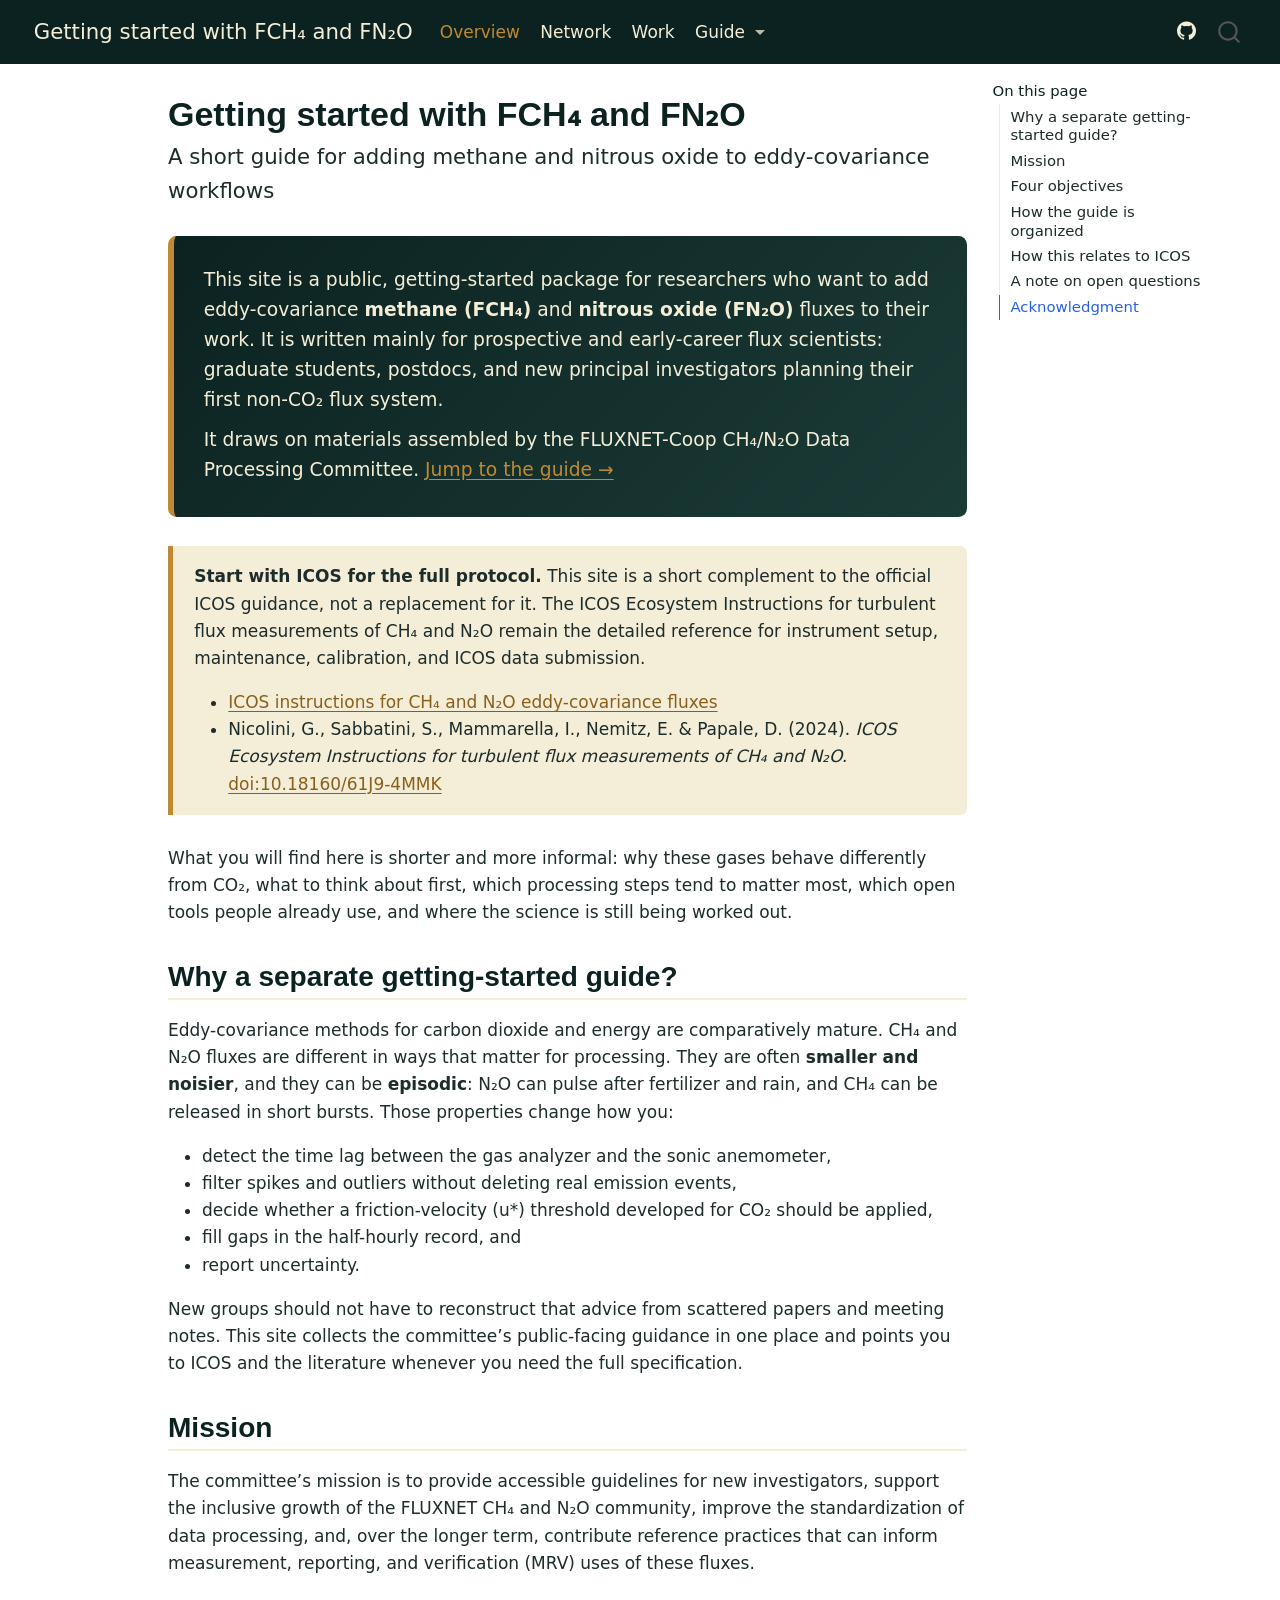
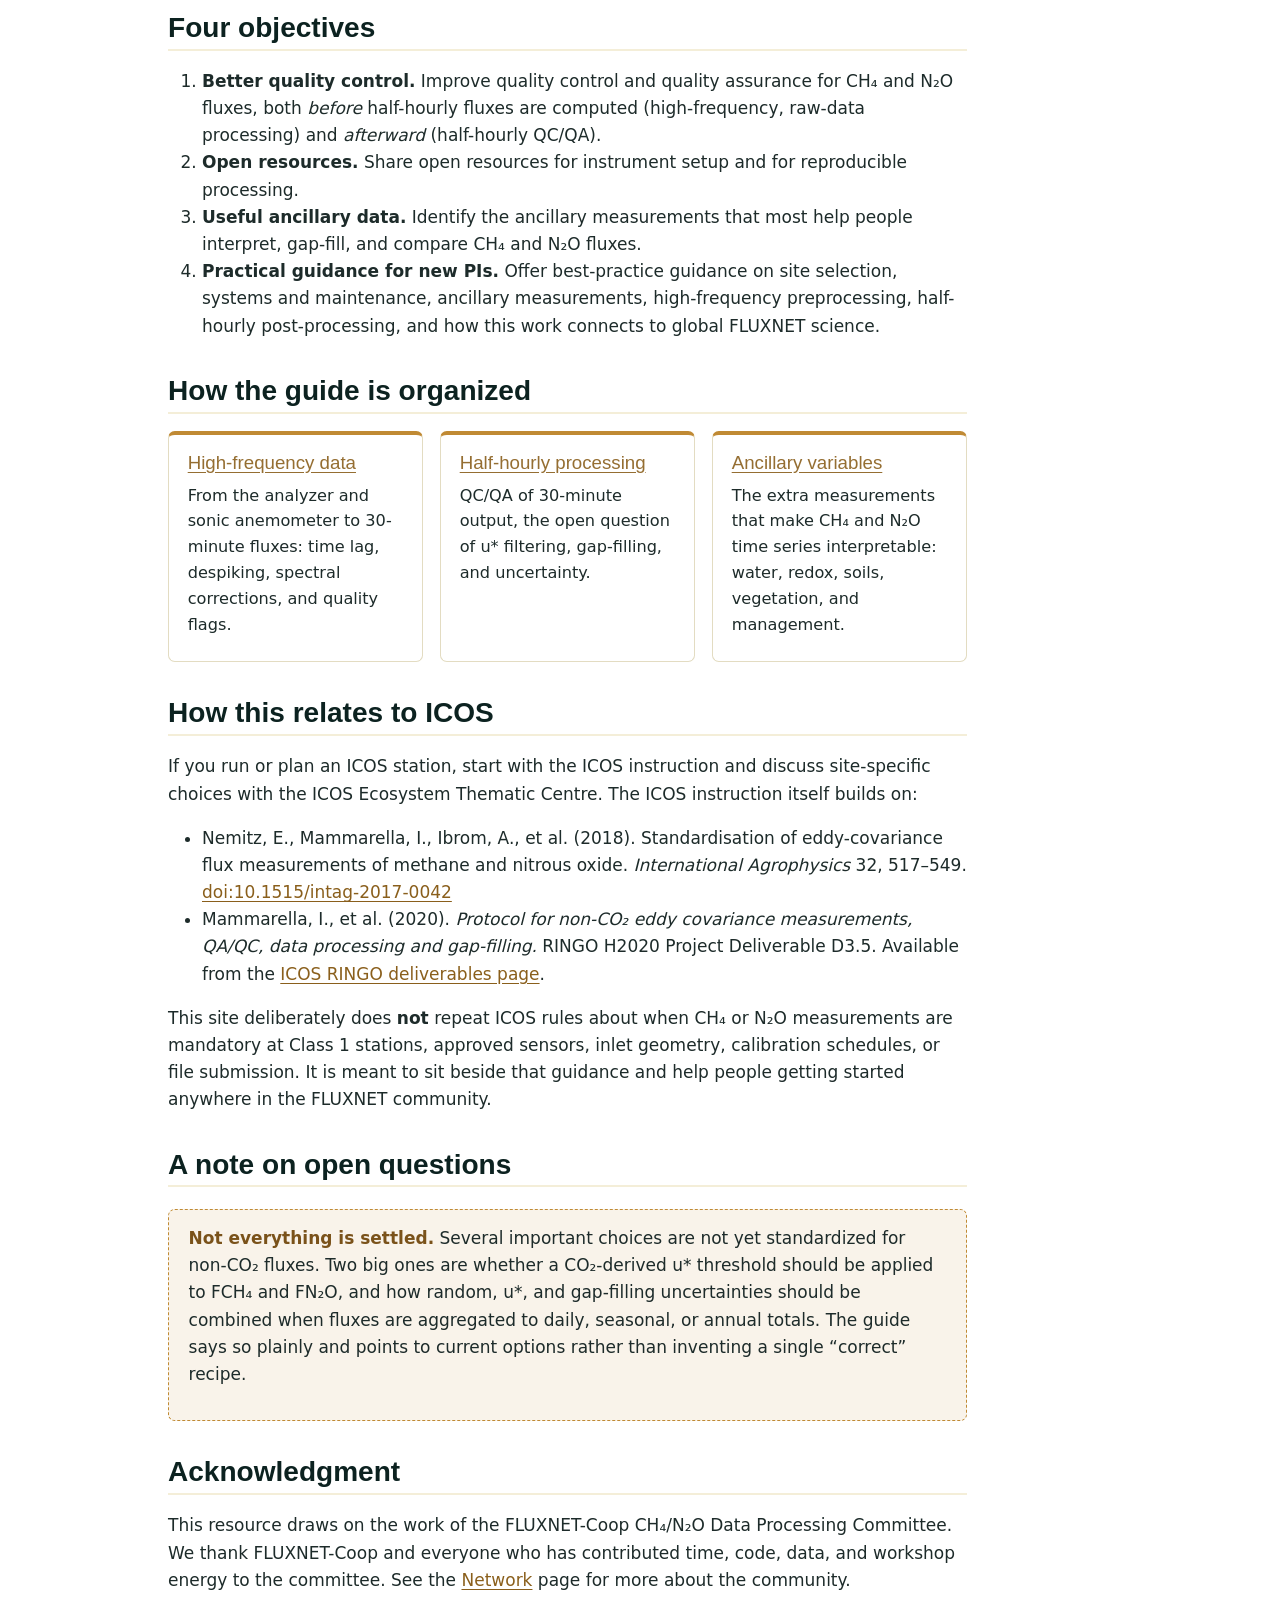
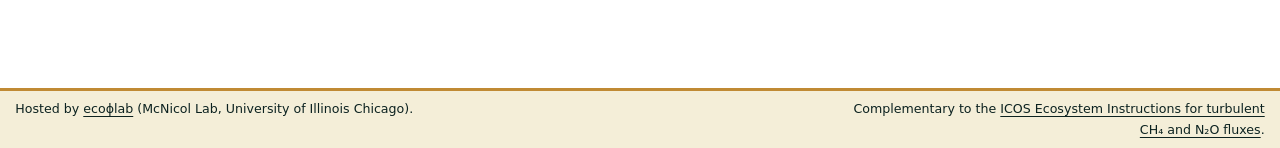
<file: index.html>
<!DOCTYPE html>
<html xmlns="http://www.w3.org/1999/xhtml" lang="en" xml:lang="en"><head>

<meta charset="utf-8">
<meta name="generator" content="quarto-1.8.25">

<meta name="viewport" content="width=device-width, initial-scale=1.0, user-scalable=yes">


<title>Getting started with FCH₄ and FN₂O</title>
<style>
code{white-space: pre-wrap;}
span.smallcaps{font-variant: small-caps;}
div.columns{display: flex; gap: min(4vw, 1.5em);}
div.column{flex: auto; overflow-x: auto;}
div.hanging-indent{margin-left: 1.5em; text-indent: -1.5em;}
ul.task-list{list-style: none;}
ul.task-list li input[type="checkbox"] {
  width: 0.8em;
  margin: 0 0.8em 0.2em -1em; /* quarto-specific, see https://github.com/quarto-dev/quarto-cli/issues/4556 */ 
  vertical-align: middle;
}
</style>


<script src="site_libs/quarto-nav/quarto-nav.js"></script>
<script src="site_libs/quarto-nav/headroom.min.js"></script>
<script src="site_libs/clipboard/clipboard.min.js"></script>
<script src="site_libs/quarto-search/autocomplete.umd.js"></script>
<script src="site_libs/quarto-search/fuse.min.js"></script>
<script src="site_libs/quarto-search/quarto-search.js"></script>
<meta name="quarto:offset" content="./">
<script src="site_libs/quarto-html/quarto.js" type="module"></script>
<script src="site_libs/quarto-html/tabsets/tabsets.js" type="module"></script>
<script src="site_libs/quarto-html/axe/axe-check.js" type="module"></script>
<script src="site_libs/quarto-html/popper.min.js"></script>
<script src="site_libs/quarto-html/tippy.umd.min.js"></script>
<script src="site_libs/quarto-html/anchor.min.js"></script>
<link href="site_libs/quarto-html/tippy.css" rel="stylesheet">
<link href="site_libs/quarto-html/quarto-syntax-highlighting-7b89279ff1a6dce999919e0e67d4d9ec.css" rel="stylesheet" id="quarto-text-highlighting-styles">
<script src="site_libs/bootstrap/bootstrap.min.js"></script>
<link href="site_libs/bootstrap/bootstrap-icons.css" rel="stylesheet">
<link href="site_libs/bootstrap/bootstrap-6f5346b57d2c53b8e074c0757b8b391c.min.css" rel="stylesheet" append-hash="true" id="quarto-bootstrap" data-mode="light">
<script id="quarto-search-options" type="application/json">{
  "location": "navbar",
  "copy-button": false,
  "collapse-after": 3,
  "panel-placement": "end",
  "type": "overlay",
  "limit": 50,
  "keyboard-shortcut": [
    "f",
    "/",
    "s"
  ],
  "show-item-context": false,
  "language": {
    "search-no-results-text": "No results",
    "search-matching-documents-text": "matching documents",
    "search-copy-link-title": "Copy link to search",
    "search-hide-matches-text": "Hide additional matches",
    "search-more-match-text": "more match in this document",
    "search-more-matches-text": "more matches in this document",
    "search-clear-button-title": "Clear",
    "search-text-placeholder": "",
    "search-detached-cancel-button-title": "Cancel",
    "search-submit-button-title": "Submit",
    "search-label": "Search"
  }
}</script>
<style>html{ scroll-behavior: smooth; }</style>


<link rel="stylesheet" href="styles.css">
</head>

<body class="nav-fixed quarto-light">

<div id="quarto-search-results"></div>
  <header id="quarto-header" class="headroom fixed-top">
    <nav class="navbar navbar-expand-lg " data-bs-theme="dark">
      <div class="navbar-container container-fluid">
      <div class="navbar-brand-container mx-auto">
    <a href="./index.html" class="navbar-brand navbar-brand-logo">
    </a>
    <a class="navbar-brand" href="./index.html">
    <span class="navbar-title">Getting started with FCH₄ and FN₂O</span>
    </a>
  </div>
            <div id="quarto-search" class="" title="Search"></div>
          <button class="navbar-toggler" type="button" data-bs-toggle="collapse" data-bs-target="#navbarCollapse" aria-controls="navbarCollapse" role="menu" aria-expanded="false" aria-label="Toggle navigation" onclick="if (window.quartoToggleHeadroom) { window.quartoToggleHeadroom(); }">
  <span class="navbar-toggler-icon"></span>
</button>
          <div class="collapse navbar-collapse" id="navbarCollapse">
            <ul class="navbar-nav navbar-nav-scroll me-auto">
  <li class="nav-item">
    <a class="nav-link active" href="./index.html" aria-current="page"> 
<span class="menu-text">Overview</span></a>
  </li>  
  <li class="nav-item">
    <a class="nav-link" href="./network.html"> 
<span class="menu-text">Network</span></a>
  </li>  
  <li class="nav-item">
    <a class="nav-link" href="./work.html"> 
<span class="menu-text">Work</span></a>
  </li>  
  <li class="nav-item dropdown ">
    <a class="nav-link dropdown-toggle" href="#" id="nav-menu-guide" role="link" data-bs-toggle="dropdown" aria-expanded="false">
 <span class="menu-text">Guide</span>
    </a>
    <ul class="dropdown-menu" aria-labelledby="nav-menu-guide">    
        <li>
    <a class="dropdown-item" href="./guide/index.html">
 <span class="dropdown-text">Guide overview</span></a>
  </li>  
        <li>
    <a class="dropdown-item" href="./guide/high-frequency.html">
 <span class="dropdown-text">High-frequency data collection and processing</span></a>
  </li>  
        <li>
    <a class="dropdown-item" href="./guide/half-hourly.html">
 <span class="dropdown-text">Half-hourly processing (gap-filling and uncertainty)</span></a>
  </li>  
        <li>
    <a class="dropdown-item" href="./guide/ancillary.html">
 <span class="dropdown-text">Ancillary variables</span></a>
  </li>  
    </ul>
  </li>
</ul>
            <ul class="navbar-nav navbar-nav-scroll ms-auto">
  <li class="nav-item compact">
    <a class="nav-link" href="https://github.com/McNicol-Lab/fch4-fn2o-guide"> <i class="bi bi-github" role="img" aria-label="Source on GitHub">
</i> 
<span class="menu-text"></span></a>
  </li>  
</ul>
          </div> <!-- /navcollapse -->
            <div class="quarto-navbar-tools">
</div>
      </div> <!-- /container-fluid -->
    </nav>
</header>
<!-- content -->
<div id="quarto-content" class="quarto-container page-columns page-rows-contents page-layout-article page-navbar">
<!-- sidebar -->
<!-- margin-sidebar -->
    <div id="quarto-margin-sidebar" class="sidebar margin-sidebar">
        <nav id="TOC" role="doc-toc" class="toc-active">
    <h2 id="toc-title">On this page</h2>
   
  <ul>
  <li><a href="#why-a-separate-getting-started-guide" id="toc-why-a-separate-getting-started-guide" class="nav-link active" data-scroll-target="#why-a-separate-getting-started-guide">Why a separate getting-started guide?</a></li>
  <li><a href="#mission" id="toc-mission" class="nav-link" data-scroll-target="#mission">Mission</a></li>
  <li><a href="#four-objectives" id="toc-four-objectives" class="nav-link" data-scroll-target="#four-objectives">Four objectives</a></li>
  <li><a href="#how-the-guide-is-organized" id="toc-how-the-guide-is-organized" class="nav-link" data-scroll-target="#how-the-guide-is-organized">How the guide is organized</a></li>
  <li><a href="#how-this-relates-to-icos" id="toc-how-this-relates-to-icos" class="nav-link" data-scroll-target="#how-this-relates-to-icos">How this relates to ICOS</a></li>
  <li><a href="#a-note-on-open-questions" id="toc-a-note-on-open-questions" class="nav-link" data-scroll-target="#a-note-on-open-questions">A note on open questions</a></li>
  <li><a href="#acknowledgment" id="toc-acknowledgment" class="nav-link" data-scroll-target="#acknowledgment">Acknowledgment</a></li>
  </ul>
</nav>
    </div>
<!-- main -->
<main class="content" id="quarto-document-content">

<header id="title-block-header" class="quarto-title-block default">
<div class="quarto-title">
<h1 class="title">Getting started with FCH₄ and FN₂O</h1>
<p class="subtitle lead">A short guide for adding methane and nitrous oxide to eddy-covariance workflows</p>
</div>



<div class="quarto-title-meta">

    
  
    
  </div>
  


</header>


<div class="hero">
<p>This site is a public, getting-started package for researchers who want to add eddy-covariance <strong>methane (FCH₄)</strong> and <strong>nitrous oxide (FN₂O)</strong> fluxes to their work. It is written mainly for prospective and early-career flux scientists: graduate students, postdocs, and new principal investigators planning their first non-CO₂ flux system.</p>
<p>It draws on materials assembled by the FLUXNET-Coop CH₄/N₂O Data Processing Committee. <a href="./guide/index.html">Jump to the guide →</a></p>
</div>
<div class="icos-box">
<p><strong>Start with ICOS for the full protocol.</strong> This site is a short complement to the official ICOS guidance, not a replacement for it. The ICOS Ecosystem Instructions for turbulent flux measurements of CH₄ and N₂O remain the detailed reference for instrument setup, maintenance, calibration, and ICOS data submission.</p>
<ul>
<li><a href="https://www.europe-fluxdata.eu/icos/documents/instructions/eddych4n2o">ICOS instructions for CH₄ and N₂O eddy-covariance fluxes</a></li>
<li>Nicolini, G., Sabbatini, S., Mammarella, I., Nemitz, E. &amp; Papale, D. (2024). <em>ICOS Ecosystem Instructions for turbulent flux measurements of CH₄ and N₂O.</em> <a href="https://doi.org/10.18160/61J9-4MMK">doi:10.18160/61J9-4MMK</a></li>
</ul>
</div>
<p>What you will find here is shorter and more informal: why these gases behave differently from CO₂, what to think about first, which processing steps tend to matter most, which open tools people already use, and where the science is still being worked out.</p>
<section id="why-a-separate-getting-started-guide" class="level2">
<h2 class="anchored" data-anchor-id="why-a-separate-getting-started-guide">Why a separate getting-started guide?</h2>
<p>Eddy-covariance methods for carbon dioxide and energy are comparatively mature. CH₄ and N₂O fluxes are different in ways that matter for processing. They are often <strong>smaller and noisier</strong>, and they can be <strong>episodic</strong>: N₂O can pulse after fertilizer and rain, and CH₄ can be released in short bursts. Those properties change how you:</p>
<ul>
<li>detect the time lag between the gas analyzer and the sonic anemometer,</li>
<li>filter spikes and outliers without deleting real emission events,</li>
<li>decide whether a friction-velocity (u*) threshold developed for CO₂ should be applied,</li>
<li>fill gaps in the half-hourly record, and</li>
<li>report uncertainty.</li>
</ul>
<p>New groups should not have to reconstruct that advice from scattered papers and meeting notes. This site collects the committee’s public-facing guidance in one place and points you to ICOS and the literature whenever you need the full specification.</p>
</section>
<section id="mission" class="level2">
<h2 class="anchored" data-anchor-id="mission">Mission</h2>
<p>The committee’s mission is to provide accessible guidelines for new investigators, support the inclusive growth of the FLUXNET CH₄ and N₂O community, improve the standardization of data processing, and, over the longer term, contribute reference practices that can inform measurement, reporting, and verification (MRV) uses of these fluxes.</p>
</section>
<section id="four-objectives" class="level2">
<h2 class="anchored" data-anchor-id="four-objectives">Four objectives</h2>
<ol type="1">
<li><strong>Better quality control.</strong> Improve quality control and quality assurance for CH₄ and N₂O fluxes, both <em>before</em> half-hourly fluxes are computed (high-frequency, raw-data processing) and <em>afterward</em> (half-hourly QC/QA).</li>
<li><strong>Open resources.</strong> Share open resources for instrument setup and for reproducible processing.</li>
<li><strong>Useful ancillary data.</strong> Identify the ancillary measurements that most help people interpret, gap-fill, and compare CH₄ and N₂O fluxes.</li>
<li><strong>Practical guidance for new PIs.</strong> Offer best-practice guidance on site selection, systems and maintenance, ancillary measurements, high-frequency preprocessing, half-hourly post-processing, and how this work connects to global FLUXNET science.</li>
</ol>
</section>
<section id="how-the-guide-is-organized" class="level2">
<h2 class="anchored" data-anchor-id="how-the-guide-is-organized">How the guide is organized</h2>
<div class="card-grid">
<section id="high-frequency-data" class="level4 area-card">
<h4 class="anchored" data-anchor-id="high-frequency-data"><a href="./guide/high-frequency.html">High-frequency data</a></h4>
<p>From the analyzer and sonic anemometer to 30-minute fluxes: time lag, despiking, spectral corrections, and quality flags.</p>
</section>
<section id="half-hourly-processing" class="level4 area-card">
<h4 class="anchored" data-anchor-id="half-hourly-processing"><a href="./guide/half-hourly.html">Half-hourly processing</a></h4>
<p>QC/QA of 30-minute output, the open question of u* filtering, gap-filling, and uncertainty.</p>
</section>
<section id="ancillary-variables" class="level4 area-card">
<h4 class="anchored" data-anchor-id="ancillary-variables"><a href="./guide/ancillary.html">Ancillary variables</a></h4>
<p>The extra measurements that make CH₄ and N₂O time series interpretable: water, redox, soils, vegetation, and management.</p>
</section>
</div>
</section>
<section id="how-this-relates-to-icos" class="level2">
<h2 class="anchored" data-anchor-id="how-this-relates-to-icos">How this relates to ICOS</h2>
<p>If you run or plan an ICOS station, start with the ICOS instruction and discuss site-specific choices with the ICOS Ecosystem Thematic Centre. The ICOS instruction itself builds on:</p>
<ul>
<li>Nemitz, E., Mammarella, I., Ibrom, A., et al.&nbsp;(2018). Standardisation of eddy-covariance flux measurements of methane and nitrous oxide. <em>International Agrophysics</em> 32, 517–549. <a href="https://doi.org/10.1515/intag-2017-0042">doi:10.1515/intag-2017-0042</a></li>
<li>Mammarella, I., et al.&nbsp;(2020). <em>Protocol for non-CO₂ eddy covariance measurements, QA/QC, data processing and gap-filling.</em> RINGO H2020 Project Deliverable D3.5. Available from the <a href="https://www.icos-cp.eu/impact/projects/ringo/deliverables">ICOS RINGO deliverables page</a>.</li>
</ul>
<p>This site deliberately does <strong>not</strong> repeat ICOS rules about when CH₄ or N₂O measurements are mandatory at Class 1 stations, approved sensors, inlet geometry, calibration schedules, or file submission. It is meant to sit beside that guidance and help people getting started anywhere in the FLUXNET community.</p>
</section>
<section id="a-note-on-open-questions" class="level2">
<h2 class="anchored" data-anchor-id="a-note-on-open-questions">A note on open questions</h2>
<div class="open-q">
<p><strong>Not everything is settled.</strong> Several important choices are not yet standardized for non-CO₂ fluxes. Two big ones are whether a CO₂-derived u* threshold should be applied to FCH₄ and FN₂O, and how random, u*, and gap-filling uncertainties should be combined when fluxes are aggregated to daily, seasonal, or annual totals. The guide says so plainly and points to current options rather than inventing a single “correct” recipe.</p>
</div>
</section>
<section id="acknowledgment" class="level2">
<h2 class="anchored" data-anchor-id="acknowledgment">Acknowledgment</h2>
<p>This resource draws on the work of the FLUXNET-Coop CH₄/N₂O Data Processing Committee. We thank FLUXNET-Coop and everyone who has contributed time, code, data, and workshop energy to the committee. See the <a href="./network.html">Network</a> page for more about the community.</p>


</section>

</main> <!-- /main -->
<script id="quarto-html-after-body" type="application/javascript">
  window.document.addEventListener("DOMContentLoaded", function (event) {
    const icon = "";
    const anchorJS = new window.AnchorJS();
    anchorJS.options = {
      placement: 'right',
      icon: icon
    };
    anchorJS.add('.anchored');
    const isCodeAnnotation = (el) => {
      for (const clz of el.classList) {
        if (clz.startsWith('code-annotation-')) {                     
          return true;
        }
      }
      return false;
    }
    const onCopySuccess = function(e) {
      // button target
      const button = e.trigger;
      // don't keep focus
      button.blur();
      // flash "checked"
      button.classList.add('code-copy-button-checked');
      var currentTitle = button.getAttribute("title");
      button.setAttribute("title", "Copied!");
      let tooltip;
      if (window.bootstrap) {
        button.setAttribute("data-bs-toggle", "tooltip");
        button.setAttribute("data-bs-placement", "left");
        button.setAttribute("data-bs-title", "Copied!");
        tooltip = new bootstrap.Tooltip(button, 
          { trigger: "manual", 
            customClass: "code-copy-button-tooltip",
            offset: [0, -8]});
        tooltip.show();    
      }
      setTimeout(function() {
        if (tooltip) {
          tooltip.hide();
          button.removeAttribute("data-bs-title");
          button.removeAttribute("data-bs-toggle");
          button.removeAttribute("data-bs-placement");
        }
        button.setAttribute("title", currentTitle);
        button.classList.remove('code-copy-button-checked');
      }, 1000);
      // clear code selection
      e.clearSelection();
    }
    const getTextToCopy = function(trigger) {
      const outerScaffold = trigger.parentElement.cloneNode(true);
      const codeEl = outerScaffold.querySelector('code');
      for (const childEl of codeEl.children) {
        if (isCodeAnnotation(childEl)) {
          childEl.remove();
        }
      }
      return codeEl.innerText;
    }
    const clipboard = new window.ClipboardJS('.code-copy-button:not([data-in-quarto-modal])', {
      text: getTextToCopy
    });
    clipboard.on('success', onCopySuccess);
    if (window.document.getElementById('quarto-embedded-source-code-modal')) {
      const clipboardModal = new window.ClipboardJS('.code-copy-button[data-in-quarto-modal]', {
        text: getTextToCopy,
        container: window.document.getElementById('quarto-embedded-source-code-modal')
      });
      clipboardModal.on('success', onCopySuccess);
    }
      var localhostRegex = new RegExp(/^(?:http|https):\/\/localhost\:?[0-9]*\//);
      var mailtoRegex = new RegExp(/^mailto:/);
        var filterRegex = new RegExp("https:\/\/mcnicol-lab\.github\.io\/fch4-fn2o-guide\/");
      var isInternal = (href) => {
          return filterRegex.test(href) || localhostRegex.test(href) || mailtoRegex.test(href);
      }
      // Inspect non-navigation links and adorn them if external
     var links = window.document.querySelectorAll('a[href]:not(.nav-link):not(.navbar-brand):not(.toc-action):not(.sidebar-link):not(.sidebar-item-toggle):not(.pagination-link):not(.no-external):not([aria-hidden]):not(.dropdown-item):not(.quarto-navigation-tool):not(.about-link)');
      for (var i=0; i<links.length; i++) {
        const link = links[i];
        if (!isInternal(link.href)) {
          // undo the damage that might have been done by quarto-nav.js in the case of
          // links that we want to consider external
          if (link.dataset.originalHref !== undefined) {
            link.href = link.dataset.originalHref;
          }
            // target, if specified
            link.setAttribute("target", "_blank");
            if (link.getAttribute("rel") === null) {
              link.setAttribute("rel", "noopener");
            }
        }
      }
    function tippyHover(el, contentFn, onTriggerFn, onUntriggerFn) {
      const config = {
        allowHTML: true,
        maxWidth: 500,
        delay: 100,
        arrow: false,
        appendTo: function(el) {
            return el.parentElement;
        },
        interactive: true,
        interactiveBorder: 10,
        theme: 'quarto',
        placement: 'bottom-start',
      };
      if (contentFn) {
        config.content = contentFn;
      }
      if (onTriggerFn) {
        config.onTrigger = onTriggerFn;
      }
      if (onUntriggerFn) {
        config.onUntrigger = onUntriggerFn;
      }
      window.tippy(el, config); 
    }
    const noterefs = window.document.querySelectorAll('a[role="doc-noteref"]');
    for (var i=0; i<noterefs.length; i++) {
      const ref = noterefs[i];
      tippyHover(ref, function() {
        // use id or data attribute instead here
        let href = ref.getAttribute('data-footnote-href') || ref.getAttribute('href');
        try { href = new URL(href).hash; } catch {}
        const id = href.replace(/^#\/?/, "");
        const note = window.document.getElementById(id);
        if (note) {
          return note.innerHTML;
        } else {
          return "";
        }
      });
    }
    const xrefs = window.document.querySelectorAll('a.quarto-xref');
    const processXRef = (id, note) => {
      // Strip column container classes
      const stripColumnClz = (el) => {
        el.classList.remove("page-full", "page-columns");
        if (el.children) {
          for (const child of el.children) {
            stripColumnClz(child);
          }
        }
      }
      stripColumnClz(note)
      if (id === null || id.startsWith('sec-')) {
        // Special case sections, only their first couple elements
        const container = document.createElement("div");
        if (note.children && note.children.length > 2) {
          container.appendChild(note.children[0].cloneNode(true));
          for (let i = 1; i < note.children.length; i++) {
            const child = note.children[i];
            if (child.tagName === "P" && child.innerText === "") {
              continue;
            } else {
              container.appendChild(child.cloneNode(true));
              break;
            }
          }
          if (window.Quarto?.typesetMath) {
            window.Quarto.typesetMath(container);
          }
          return container.innerHTML
        } else {
          if (window.Quarto?.typesetMath) {
            window.Quarto.typesetMath(note);
          }
          return note.innerHTML;
        }
      } else {
        // Remove any anchor links if they are present
        const anchorLink = note.querySelector('a.anchorjs-link');
        if (anchorLink) {
          anchorLink.remove();
        }
        if (window.Quarto?.typesetMath) {
          window.Quarto.typesetMath(note);
        }
        if (note.classList.contains("callout")) {
          return note.outerHTML;
        } else {
          return note.innerHTML;
        }
      }
    }
    for (var i=0; i<xrefs.length; i++) {
      const xref = xrefs[i];
      tippyHover(xref, undefined, function(instance) {
        instance.disable();
        let url = xref.getAttribute('href');
        let hash = undefined; 
        if (url.startsWith('#')) {
          hash = url;
        } else {
          try { hash = new URL(url).hash; } catch {}
        }
        if (hash) {
          const id = hash.replace(/^#\/?/, "");
          const note = window.document.getElementById(id);
          if (note !== null) {
            try {
              const html = processXRef(id, note.cloneNode(true));
              instance.setContent(html);
            } finally {
              instance.enable();
              instance.show();
            }
          } else {
            // See if we can fetch this
            fetch(url.split('#')[0])
            .then(res => res.text())
            .then(html => {
              const parser = new DOMParser();
              const htmlDoc = parser.parseFromString(html, "text/html");
              const note = htmlDoc.getElementById(id);
              if (note !== null) {
                const html = processXRef(id, note);
                instance.setContent(html);
              } 
            }).finally(() => {
              instance.enable();
              instance.show();
            });
          }
        } else {
          // See if we can fetch a full url (with no hash to target)
          // This is a special case and we should probably do some content thinning / targeting
          fetch(url)
          .then(res => res.text())
          .then(html => {
            const parser = new DOMParser();
            const htmlDoc = parser.parseFromString(html, "text/html");
            const note = htmlDoc.querySelector('main.content');
            if (note !== null) {
              // This should only happen for chapter cross references
              // (since there is no id in the URL)
              // remove the first header
              if (note.children.length > 0 && note.children[0].tagName === "HEADER") {
                note.children[0].remove();
              }
              const html = processXRef(null, note);
              instance.setContent(html);
            } 
          }).finally(() => {
            instance.enable();
            instance.show();
          });
        }
      }, function(instance) {
      });
    }
        let selectedAnnoteEl;
        const selectorForAnnotation = ( cell, annotation) => {
          let cellAttr = 'data-code-cell="' + cell + '"';
          let lineAttr = 'data-code-annotation="' +  annotation + '"';
          const selector = 'span[' + cellAttr + '][' + lineAttr + ']';
          return selector;
        }
        const selectCodeLines = (annoteEl) => {
          const doc = window.document;
          const targetCell = annoteEl.getAttribute("data-target-cell");
          const targetAnnotation = annoteEl.getAttribute("data-target-annotation");
          const annoteSpan = window.document.querySelector(selectorForAnnotation(targetCell, targetAnnotation));
          const lines = annoteSpan.getAttribute("data-code-lines").split(",");
          const lineIds = lines.map((line) => {
            return targetCell + "-" + line;
          })
          let top = null;
          let height = null;
          let parent = null;
          if (lineIds.length > 0) {
              //compute the position of the single el (top and bottom and make a div)
              const el = window.document.getElementById(lineIds[0]);
              top = el.offsetTop;
              height = el.offsetHeight;
              parent = el.parentElement.parentElement;
            if (lineIds.length > 1) {
              const lastEl = window.document.getElementById(lineIds[lineIds.length - 1]);
              const bottom = lastEl.offsetTop + lastEl.offsetHeight;
              height = bottom - top;
            }
            if (top !== null && height !== null && parent !== null) {
              // cook up a div (if necessary) and position it 
              let div = window.document.getElementById("code-annotation-line-highlight");
              if (div === null) {
                div = window.document.createElement("div");
                div.setAttribute("id", "code-annotation-line-highlight");
                div.style.position = 'absolute';
                parent.appendChild(div);
              }
              div.style.top = top - 2 + "px";
              div.style.height = height + 4 + "px";
              div.style.left = 0;
              let gutterDiv = window.document.getElementById("code-annotation-line-highlight-gutter");
              if (gutterDiv === null) {
                gutterDiv = window.document.createElement("div");
                gutterDiv.setAttribute("id", "code-annotation-line-highlight-gutter");
                gutterDiv.style.position = 'absolute';
                const codeCell = window.document.getElementById(targetCell);
                const gutter = codeCell.querySelector('.code-annotation-gutter');
                gutter.appendChild(gutterDiv);
              }
              gutterDiv.style.top = top - 2 + "px";
              gutterDiv.style.height = height + 4 + "px";
            }
            selectedAnnoteEl = annoteEl;
          }
        };
        const unselectCodeLines = () => {
          const elementsIds = ["code-annotation-line-highlight", "code-annotation-line-highlight-gutter"];
          elementsIds.forEach((elId) => {
            const div = window.document.getElementById(elId);
            if (div) {
              div.remove();
            }
          });
          selectedAnnoteEl = undefined;
        };
          // Handle positioning of the toggle
      window.addEventListener(
        "resize",
        throttle(() => {
          elRect = undefined;
          if (selectedAnnoteEl) {
            selectCodeLines(selectedAnnoteEl);
          }
        }, 10)
      );
      function throttle(fn, ms) {
      let throttle = false;
      let timer;
        return (...args) => {
          if(!throttle) { // first call gets through
              fn.apply(this, args);
              throttle = true;
          } else { // all the others get throttled
              if(timer) clearTimeout(timer); // cancel #2
              timer = setTimeout(() => {
                fn.apply(this, args);
                timer = throttle = false;
              }, ms);
          }
        };
      }
        // Attach click handler to the DT
        const annoteDls = window.document.querySelectorAll('dt[data-target-cell]');
        for (const annoteDlNode of annoteDls) {
          annoteDlNode.addEventListener('click', (event) => {
            const clickedEl = event.target;
            if (clickedEl !== selectedAnnoteEl) {
              unselectCodeLines();
              const activeEl = window.document.querySelector('dt[data-target-cell].code-annotation-active');
              if (activeEl) {
                activeEl.classList.remove('code-annotation-active');
              }
              selectCodeLines(clickedEl);
              clickedEl.classList.add('code-annotation-active');
            } else {
              // Unselect the line
              unselectCodeLines();
              clickedEl.classList.remove('code-annotation-active');
            }
          });
        }
    const findCites = (el) => {
      const parentEl = el.parentElement;
      if (parentEl) {
        const cites = parentEl.dataset.cites;
        if (cites) {
          return {
            el,
            cites: cites.split(' ')
          };
        } else {
          return findCites(el.parentElement)
        }
      } else {
        return undefined;
      }
    };
    var bibliorefs = window.document.querySelectorAll('a[role="doc-biblioref"]');
    for (var i=0; i<bibliorefs.length; i++) {
      const ref = bibliorefs[i];
      const citeInfo = findCites(ref);
      if (citeInfo) {
        tippyHover(citeInfo.el, function() {
          var popup = window.document.createElement('div');
          citeInfo.cites.forEach(function(cite) {
            var citeDiv = window.document.createElement('div');
            citeDiv.classList.add('hanging-indent');
            citeDiv.classList.add('csl-entry');
            var biblioDiv = window.document.getElementById('ref-' + cite);
            if (biblioDiv) {
              citeDiv.innerHTML = biblioDiv.innerHTML;
            }
            popup.appendChild(citeDiv);
          });
          return popup.innerHTML;
        });
      }
    }
  });
  </script>
</div> <!-- /content -->
<footer class="footer">
  <div class="nav-footer">
    <div class="nav-footer-left">
<p>Hosted by <a href="https://mcnicol-lab.github.io/ecophilab/">ecoϕlab</a> (McNicol Lab, University of Illinois Chicago).</p>
</div>   
    <div class="nav-footer-center">
      &nbsp;
    </div>
    <div class="nav-footer-right">
<p>Complementary to the <a href="https://www.europe-fluxdata.eu/icos/documents/instructions/eddych4n2o">ICOS Ecosystem Instructions for turbulent CH₄ and N₂O fluxes</a>.</p>
</div>
  </div>
</footer>




<script src="site_libs/quarto-html/zenscroll-min.js"></script>
</body></html>
</file>
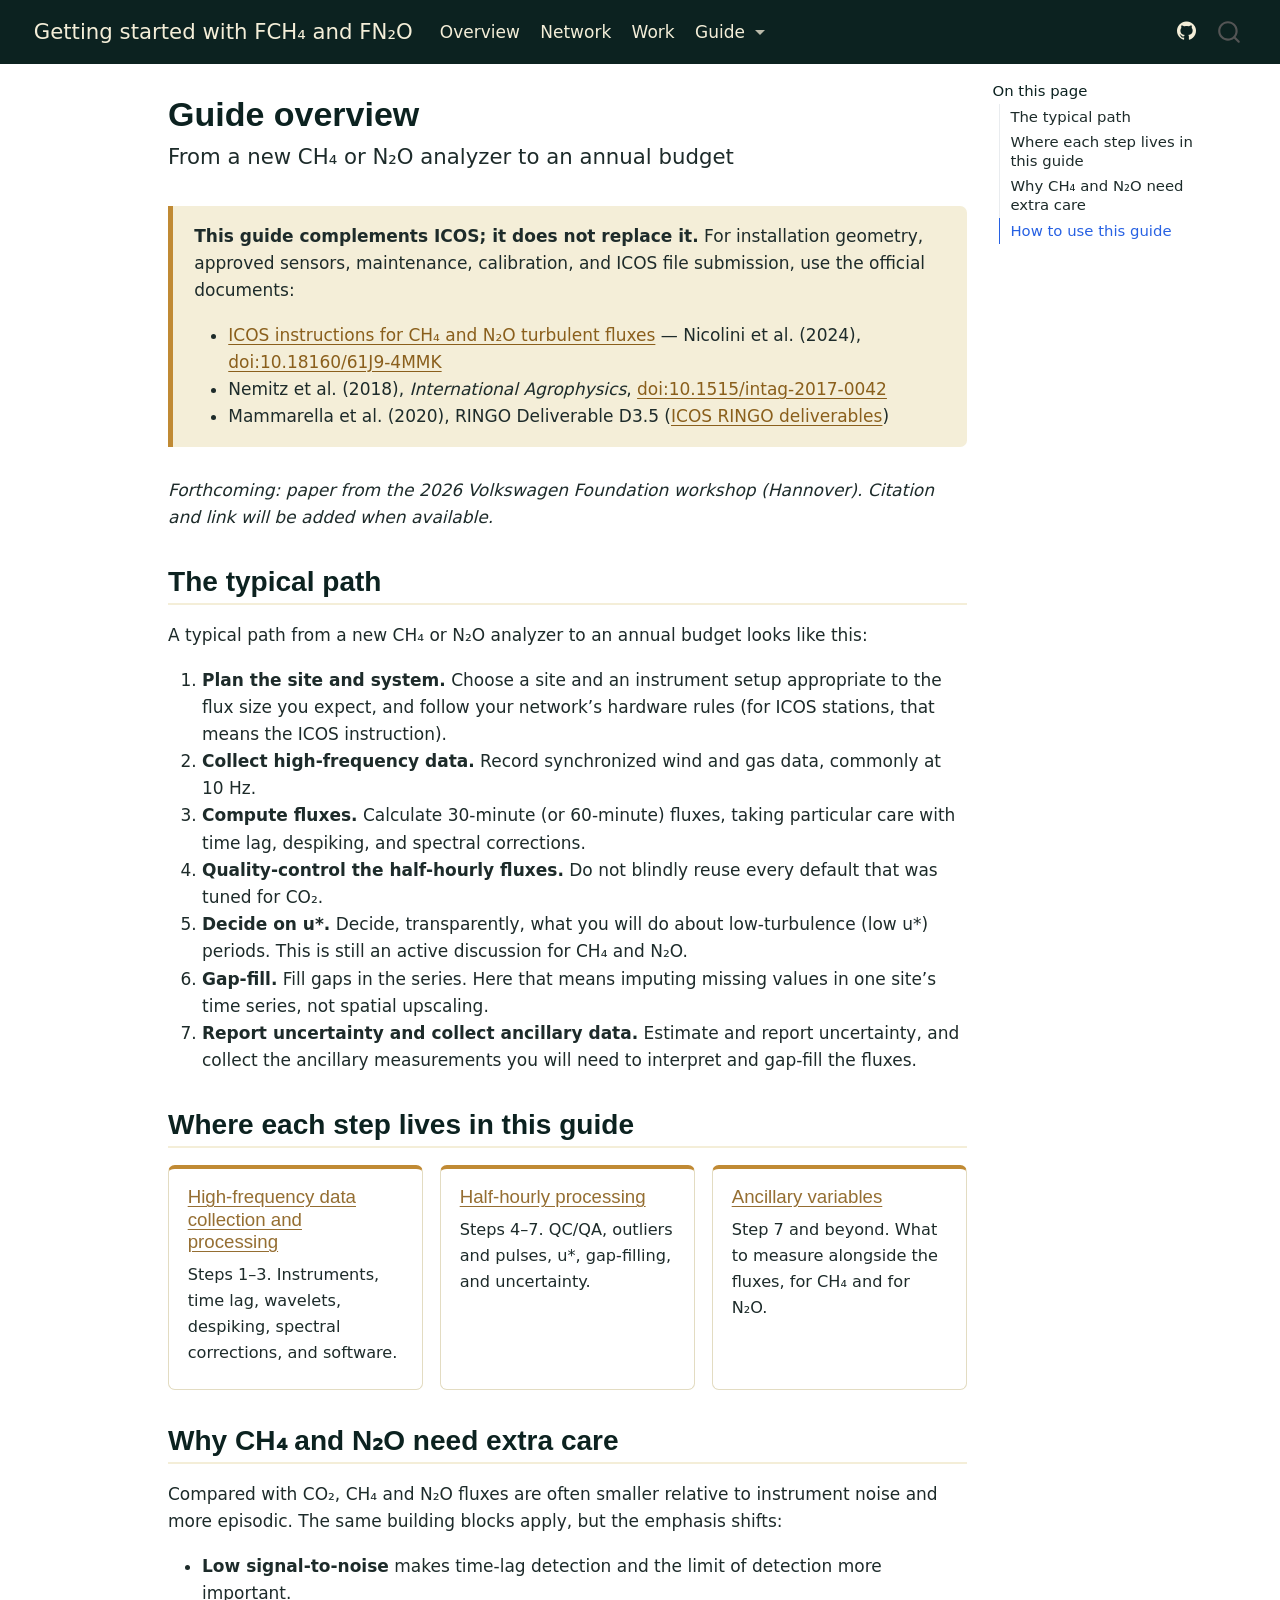
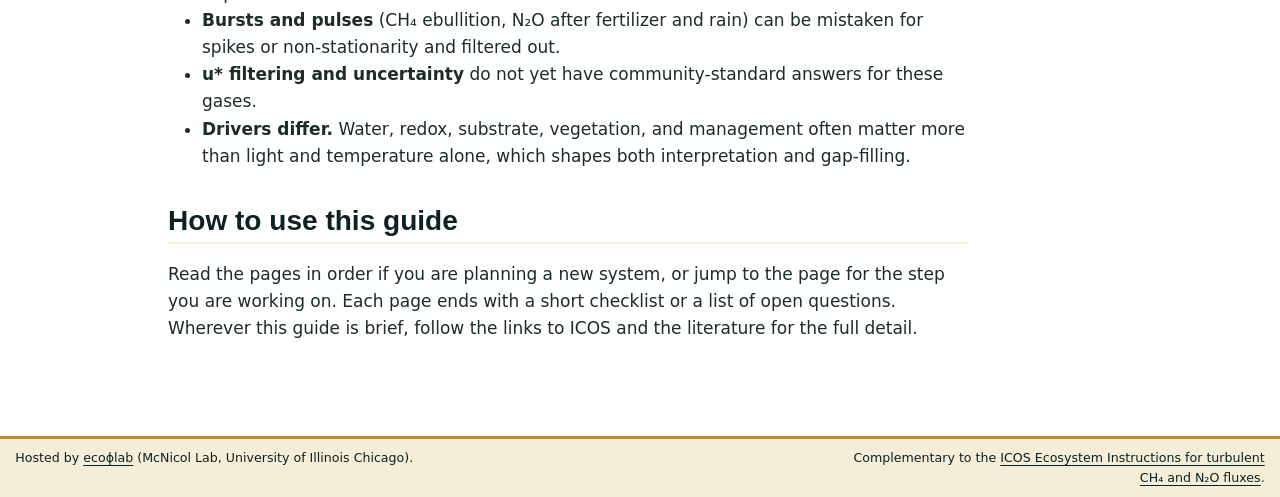
<file: guide/index.html>
<!DOCTYPE html>
<html xmlns="http://www.w3.org/1999/xhtml" lang="en" xml:lang="en"><head>

<meta charset="utf-8">
<meta name="generator" content="quarto-1.8.25">

<meta name="viewport" content="width=device-width, initial-scale=1.0, user-scalable=yes">


<title>Guide overview – Getting started with FCH₄ and FN₂O</title>
<style>
code{white-space: pre-wrap;}
span.smallcaps{font-variant: small-caps;}
div.columns{display: flex; gap: min(4vw, 1.5em);}
div.column{flex: auto; overflow-x: auto;}
div.hanging-indent{margin-left: 1.5em; text-indent: -1.5em;}
ul.task-list{list-style: none;}
ul.task-list li input[type="checkbox"] {
  width: 0.8em;
  margin: 0 0.8em 0.2em -1em; /* quarto-specific, see https://github.com/quarto-dev/quarto-cli/issues/4556 */ 
  vertical-align: middle;
}
</style>


<script src="../site_libs/quarto-nav/quarto-nav.js"></script>
<script src="../site_libs/quarto-nav/headroom.min.js"></script>
<script src="../site_libs/clipboard/clipboard.min.js"></script>
<script src="../site_libs/quarto-search/autocomplete.umd.js"></script>
<script src="../site_libs/quarto-search/fuse.min.js"></script>
<script src="../site_libs/quarto-search/quarto-search.js"></script>
<meta name="quarto:offset" content="../">
<script src="../site_libs/quarto-html/quarto.js" type="module"></script>
<script src="../site_libs/quarto-html/tabsets/tabsets.js" type="module"></script>
<script src="../site_libs/quarto-html/axe/axe-check.js" type="module"></script>
<script src="../site_libs/quarto-html/popper.min.js"></script>
<script src="../site_libs/quarto-html/tippy.umd.min.js"></script>
<script src="../site_libs/quarto-html/anchor.min.js"></script>
<link href="../site_libs/quarto-html/tippy.css" rel="stylesheet">
<link href="../site_libs/quarto-html/quarto-syntax-highlighting-7b89279ff1a6dce999919e0e67d4d9ec.css" rel="stylesheet" id="quarto-text-highlighting-styles">
<script src="../site_libs/bootstrap/bootstrap.min.js"></script>
<link href="../site_libs/bootstrap/bootstrap-icons.css" rel="stylesheet">
<link href="../site_libs/bootstrap/bootstrap-6f5346b57d2c53b8e074c0757b8b391c.min.css" rel="stylesheet" append-hash="true" id="quarto-bootstrap" data-mode="light">
<script id="quarto-search-options" type="application/json">{
  "location": "navbar",
  "copy-button": false,
  "collapse-after": 3,
  "panel-placement": "end",
  "type": "overlay",
  "limit": 50,
  "keyboard-shortcut": [
    "f",
    "/",
    "s"
  ],
  "show-item-context": false,
  "language": {
    "search-no-results-text": "No results",
    "search-matching-documents-text": "matching documents",
    "search-copy-link-title": "Copy link to search",
    "search-hide-matches-text": "Hide additional matches",
    "search-more-match-text": "more match in this document",
    "search-more-matches-text": "more matches in this document",
    "search-clear-button-title": "Clear",
    "search-text-placeholder": "",
    "search-detached-cancel-button-title": "Cancel",
    "search-submit-button-title": "Submit",
    "search-label": "Search"
  }
}</script>
<style>html{ scroll-behavior: smooth; }</style>


<link rel="stylesheet" href="../styles.css">
</head>

<body class="nav-fixed quarto-light">

<div id="quarto-search-results"></div>
  <header id="quarto-header" class="headroom fixed-top">
    <nav class="navbar navbar-expand-lg " data-bs-theme="dark">
      <div class="navbar-container container-fluid">
      <div class="navbar-brand-container mx-auto">
    <a href="../index.html" class="navbar-brand navbar-brand-logo">
    </a>
    <a class="navbar-brand" href="../index.html">
    <span class="navbar-title">Getting started with FCH₄ and FN₂O</span>
    </a>
  </div>
            <div id="quarto-search" class="" title="Search"></div>
          <button class="navbar-toggler" type="button" data-bs-toggle="collapse" data-bs-target="#navbarCollapse" aria-controls="navbarCollapse" role="menu" aria-expanded="false" aria-label="Toggle navigation" onclick="if (window.quartoToggleHeadroom) { window.quartoToggleHeadroom(); }">
  <span class="navbar-toggler-icon"></span>
</button>
          <div class="collapse navbar-collapse" id="navbarCollapse">
            <ul class="navbar-nav navbar-nav-scroll me-auto">
  <li class="nav-item">
    <a class="nav-link" href="../index.html"> 
<span class="menu-text">Overview</span></a>
  </li>  
  <li class="nav-item">
    <a class="nav-link" href="../network.html"> 
<span class="menu-text">Network</span></a>
  </li>  
  <li class="nav-item">
    <a class="nav-link" href="../work.html"> 
<span class="menu-text">Work</span></a>
  </li>  
  <li class="nav-item dropdown ">
    <a class="nav-link dropdown-toggle" href="#" id="nav-menu-guide" role="link" data-bs-toggle="dropdown" aria-expanded="false">
 <span class="menu-text">Guide</span>
    </a>
    <ul class="dropdown-menu" aria-labelledby="nav-menu-guide">    
        <li>
    <a class="dropdown-item" href="../guide/index.html">
 <span class="dropdown-text">Guide overview</span></a>
  </li>  
        <li>
    <a class="dropdown-item" href="../guide/high-frequency.html">
 <span class="dropdown-text">High-frequency data collection and processing</span></a>
  </li>  
        <li>
    <a class="dropdown-item" href="../guide/half-hourly.html">
 <span class="dropdown-text">Half-hourly processing (gap-filling and uncertainty)</span></a>
  </li>  
        <li>
    <a class="dropdown-item" href="../guide/ancillary.html">
 <span class="dropdown-text">Ancillary variables</span></a>
  </li>  
    </ul>
  </li>
</ul>
            <ul class="navbar-nav navbar-nav-scroll ms-auto">
  <li class="nav-item compact">
    <a class="nav-link" href="https://github.com/McNicol-Lab/fch4-fn2o-guide"> <i class="bi bi-github" role="img" aria-label="Source on GitHub">
</i> 
<span class="menu-text"></span></a>
  </li>  
</ul>
          </div> <!-- /navcollapse -->
            <div class="quarto-navbar-tools">
</div>
      </div> <!-- /container-fluid -->
    </nav>
</header>
<!-- content -->
<div id="quarto-content" class="quarto-container page-columns page-rows-contents page-layout-article page-navbar">
<!-- sidebar -->
<!-- margin-sidebar -->
    <div id="quarto-margin-sidebar" class="sidebar margin-sidebar">
        <nav id="TOC" role="doc-toc" class="toc-active">
    <h2 id="toc-title">On this page</h2>
   
  <ul>
  <li><a href="#the-typical-path" id="toc-the-typical-path" class="nav-link active" data-scroll-target="#the-typical-path">The typical path</a></li>
  <li><a href="#where-each-step-lives-in-this-guide" id="toc-where-each-step-lives-in-this-guide" class="nav-link" data-scroll-target="#where-each-step-lives-in-this-guide">Where each step lives in this guide</a></li>
  <li><a href="#why-ch₄-and-n₂o-need-extra-care" id="toc-why-ch₄-and-n₂o-need-extra-care" class="nav-link" data-scroll-target="#why-ch₄-and-n₂o-need-extra-care">Why CH₄ and N₂O need extra care</a></li>
  <li><a href="#how-to-use-this-guide" id="toc-how-to-use-this-guide" class="nav-link" data-scroll-target="#how-to-use-this-guide">How to use this guide</a></li>
  </ul>
</nav>
    </div>
<!-- main -->
<main class="content" id="quarto-document-content">

<header id="title-block-header" class="quarto-title-block default">
<div class="quarto-title">
<h1 class="title">Guide overview</h1>
<p class="subtitle lead">From a new CH₄ or N₂O analyzer to an annual budget</p>
</div>



<div class="quarto-title-meta">

    
  
    
  </div>
  


</header>


<div class="icos-box">
<p><strong>This guide complements ICOS; it does not replace it.</strong> For installation geometry, approved sensors, maintenance, calibration, and ICOS file submission, use the official documents:</p>
<ul>
<li><a href="https://www.europe-fluxdata.eu/icos/documents/instructions/eddych4n2o">ICOS instructions for CH₄ and N₂O turbulent fluxes</a> — Nicolini et al.&nbsp;(2024), <a href="https://doi.org/10.18160/61J9-4MMK">doi:10.18160/61J9-4MMK</a></li>
<li>Nemitz et al.&nbsp;(2018), <em>International Agrophysics</em>, <a href="https://doi.org/10.1515/intag-2017-0042">doi:10.1515/intag-2017-0042</a></li>
<li>Mammarella et al.&nbsp;(2020), RINGO Deliverable D3.5 (<a href="https://www.icos-cp.eu/impact/projects/ringo/deliverables">ICOS RINGO deliverables</a>)</li>
</ul>
</div>
<p><em>Forthcoming: paper from the 2026 Volkswagen Foundation workshop (Hannover). Citation and link will be added when available.</em></p>
<section id="the-typical-path" class="level2">
<h2 class="anchored" data-anchor-id="the-typical-path">The typical path</h2>
<p>A typical path from a new CH₄ or N₂O analyzer to an annual budget looks like this:</p>
<ol type="1">
<li><strong>Plan the site and system.</strong> Choose a site and an instrument setup appropriate to the flux size you expect, and follow your network’s hardware rules (for ICOS stations, that means the ICOS instruction).</li>
<li><strong>Collect high-frequency data.</strong> Record synchronized wind and gas data, commonly at 10 Hz.</li>
<li><strong>Compute fluxes.</strong> Calculate 30-minute (or 60-minute) fluxes, taking particular care with time lag, despiking, and spectral corrections.</li>
<li><strong>Quality-control the half-hourly fluxes.</strong> Do not blindly reuse every default that was tuned for CO₂.</li>
<li><strong>Decide on u*.</strong> Decide, transparently, what you will do about low-turbulence (low u*) periods. This is still an active discussion for CH₄ and N₂O.</li>
<li><strong>Gap-fill.</strong> Fill gaps in the series. Here that means imputing missing values in one site’s time series, not spatial upscaling.</li>
<li><strong>Report uncertainty and collect ancillary data.</strong> Estimate and report uncertainty, and collect the ancillary measurements you will need to interpret and gap-fill the fluxes.</li>
</ol>
</section>
<section id="where-each-step-lives-in-this-guide" class="level2">
<h2 class="anchored" data-anchor-id="where-each-step-lives-in-this-guide">Where each step lives in this guide</h2>
<div class="card-grid">
<section id="high-frequency-data-collection-and-processing" class="level4 area-card">
<h4 class="anchored" data-anchor-id="high-frequency-data-collection-and-processing"><a href="../guide/high-frequency.html">High-frequency data collection and processing</a></h4>
<p>Steps 1–3. Instruments, time lag, wavelets, despiking, spectral corrections, and software.</p>
</section>
<section id="half-hourly-processing" class="level4 area-card">
<h4 class="anchored" data-anchor-id="half-hourly-processing"><a href="../guide/half-hourly.html">Half-hourly processing</a></h4>
<p>Steps 4–7. QC/QA, outliers and pulses, u*, gap-filling, and uncertainty.</p>
</section>
<section id="ancillary-variables" class="level4 area-card">
<h4 class="anchored" data-anchor-id="ancillary-variables"><a href="../guide/ancillary.html">Ancillary variables</a></h4>
<p>Step 7 and beyond. What to measure alongside the fluxes, for CH₄ and for N₂O.</p>
</section>
</div>
</section>
<section id="why-ch₄-and-n₂o-need-extra-care" class="level2">
<h2 class="anchored" data-anchor-id="why-ch₄-and-n₂o-need-extra-care">Why CH₄ and N₂O need extra care</h2>
<p>Compared with CO₂, CH₄ and N₂O fluxes are often smaller relative to instrument noise and more episodic. The same building blocks apply, but the emphasis shifts:</p>
<ul>
<li><strong>Low signal-to-noise</strong> makes time-lag detection and the limit of detection more important.</li>
<li><strong>Bursts and pulses</strong> (CH₄ ebullition, N₂O after fertilizer and rain) can be mistaken for spikes or non-stationarity and filtered out.</li>
<li><strong>u* filtering and uncertainty</strong> do not yet have community-standard answers for these gases.</li>
<li><strong>Drivers differ.</strong> Water, redox, substrate, vegetation, and management often matter more than light and temperature alone, which shapes both interpretation and gap-filling.</li>
</ul>
</section>
<section id="how-to-use-this-guide" class="level2">
<h2 class="anchored" data-anchor-id="how-to-use-this-guide">How to use this guide</h2>
<p>Read the pages in order if you are planning a new system, or jump to the page for the step you are working on. Each page ends with a short checklist or a list of open questions. Wherever this guide is brief, follow the links to ICOS and the literature for the full detail.</p>


</section>

</main> <!-- /main -->
<script id="quarto-html-after-body" type="application/javascript">
  window.document.addEventListener("DOMContentLoaded", function (event) {
    const icon = "";
    const anchorJS = new window.AnchorJS();
    anchorJS.options = {
      placement: 'right',
      icon: icon
    };
    anchorJS.add('.anchored');
    const isCodeAnnotation = (el) => {
      for (const clz of el.classList) {
        if (clz.startsWith('code-annotation-')) {                     
          return true;
        }
      }
      return false;
    }
    const onCopySuccess = function(e) {
      // button target
      const button = e.trigger;
      // don't keep focus
      button.blur();
      // flash "checked"
      button.classList.add('code-copy-button-checked');
      var currentTitle = button.getAttribute("title");
      button.setAttribute("title", "Copied!");
      let tooltip;
      if (window.bootstrap) {
        button.setAttribute("data-bs-toggle", "tooltip");
        button.setAttribute("data-bs-placement", "left");
        button.setAttribute("data-bs-title", "Copied!");
        tooltip = new bootstrap.Tooltip(button, 
          { trigger: "manual", 
            customClass: "code-copy-button-tooltip",
            offset: [0, -8]});
        tooltip.show();    
      }
      setTimeout(function() {
        if (tooltip) {
          tooltip.hide();
          button.removeAttribute("data-bs-title");
          button.removeAttribute("data-bs-toggle");
          button.removeAttribute("data-bs-placement");
        }
        button.setAttribute("title", currentTitle);
        button.classList.remove('code-copy-button-checked');
      }, 1000);
      // clear code selection
      e.clearSelection();
    }
    const getTextToCopy = function(trigger) {
      const outerScaffold = trigger.parentElement.cloneNode(true);
      const codeEl = outerScaffold.querySelector('code');
      for (const childEl of codeEl.children) {
        if (isCodeAnnotation(childEl)) {
          childEl.remove();
        }
      }
      return codeEl.innerText;
    }
    const clipboard = new window.ClipboardJS('.code-copy-button:not([data-in-quarto-modal])', {
      text: getTextToCopy
    });
    clipboard.on('success', onCopySuccess);
    if (window.document.getElementById('quarto-embedded-source-code-modal')) {
      const clipboardModal = new window.ClipboardJS('.code-copy-button[data-in-quarto-modal]', {
        text: getTextToCopy,
        container: window.document.getElementById('quarto-embedded-source-code-modal')
      });
      clipboardModal.on('success', onCopySuccess);
    }
      var localhostRegex = new RegExp(/^(?:http|https):\/\/localhost\:?[0-9]*\//);
      var mailtoRegex = new RegExp(/^mailto:/);
        var filterRegex = new RegExp("https:\/\/mcnicol-lab\.github\.io\/fch4-fn2o-guide\/");
      var isInternal = (href) => {
          return filterRegex.test(href) || localhostRegex.test(href) || mailtoRegex.test(href);
      }
      // Inspect non-navigation links and adorn them if external
     var links = window.document.querySelectorAll('a[href]:not(.nav-link):not(.navbar-brand):not(.toc-action):not(.sidebar-link):not(.sidebar-item-toggle):not(.pagination-link):not(.no-external):not([aria-hidden]):not(.dropdown-item):not(.quarto-navigation-tool):not(.about-link)');
      for (var i=0; i<links.length; i++) {
        const link = links[i];
        if (!isInternal(link.href)) {
          // undo the damage that might have been done by quarto-nav.js in the case of
          // links that we want to consider external
          if (link.dataset.originalHref !== undefined) {
            link.href = link.dataset.originalHref;
          }
            // target, if specified
            link.setAttribute("target", "_blank");
            if (link.getAttribute("rel") === null) {
              link.setAttribute("rel", "noopener");
            }
        }
      }
    function tippyHover(el, contentFn, onTriggerFn, onUntriggerFn) {
      const config = {
        allowHTML: true,
        maxWidth: 500,
        delay: 100,
        arrow: false,
        appendTo: function(el) {
            return el.parentElement;
        },
        interactive: true,
        interactiveBorder: 10,
        theme: 'quarto',
        placement: 'bottom-start',
      };
      if (contentFn) {
        config.content = contentFn;
      }
      if (onTriggerFn) {
        config.onTrigger = onTriggerFn;
      }
      if (onUntriggerFn) {
        config.onUntrigger = onUntriggerFn;
      }
      window.tippy(el, config); 
    }
    const noterefs = window.document.querySelectorAll('a[role="doc-noteref"]');
    for (var i=0; i<noterefs.length; i++) {
      const ref = noterefs[i];
      tippyHover(ref, function() {
        // use id or data attribute instead here
        let href = ref.getAttribute('data-footnote-href') || ref.getAttribute('href');
        try { href = new URL(href).hash; } catch {}
        const id = href.replace(/^#\/?/, "");
        const note = window.document.getElementById(id);
        if (note) {
          return note.innerHTML;
        } else {
          return "";
        }
      });
    }
    const xrefs = window.document.querySelectorAll('a.quarto-xref');
    const processXRef = (id, note) => {
      // Strip column container classes
      const stripColumnClz = (el) => {
        el.classList.remove("page-full", "page-columns");
        if (el.children) {
          for (const child of el.children) {
            stripColumnClz(child);
          }
        }
      }
      stripColumnClz(note)
      if (id === null || id.startsWith('sec-')) {
        // Special case sections, only their first couple elements
        const container = document.createElement("div");
        if (note.children && note.children.length > 2) {
          container.appendChild(note.children[0].cloneNode(true));
          for (let i = 1; i < note.children.length; i++) {
            const child = note.children[i];
            if (child.tagName === "P" && child.innerText === "") {
              continue;
            } else {
              container.appendChild(child.cloneNode(true));
              break;
            }
          }
          if (window.Quarto?.typesetMath) {
            window.Quarto.typesetMath(container);
          }
          return container.innerHTML
        } else {
          if (window.Quarto?.typesetMath) {
            window.Quarto.typesetMath(note);
          }
          return note.innerHTML;
        }
      } else {
        // Remove any anchor links if they are present
        const anchorLink = note.querySelector('a.anchorjs-link');
        if (anchorLink) {
          anchorLink.remove();
        }
        if (window.Quarto?.typesetMath) {
          window.Quarto.typesetMath(note);
        }
        if (note.classList.contains("callout")) {
          return note.outerHTML;
        } else {
          return note.innerHTML;
        }
      }
    }
    for (var i=0; i<xrefs.length; i++) {
      const xref = xrefs[i];
      tippyHover(xref, undefined, function(instance) {
        instance.disable();
        let url = xref.getAttribute('href');
        let hash = undefined; 
        if (url.startsWith('#')) {
          hash = url;
        } else {
          try { hash = new URL(url).hash; } catch {}
        }
        if (hash) {
          const id = hash.replace(/^#\/?/, "");
          const note = window.document.getElementById(id);
          if (note !== null) {
            try {
              const html = processXRef(id, note.cloneNode(true));
              instance.setContent(html);
            } finally {
              instance.enable();
              instance.show();
            }
          } else {
            // See if we can fetch this
            fetch(url.split('#')[0])
            .then(res => res.text())
            .then(html => {
              const parser = new DOMParser();
              const htmlDoc = parser.parseFromString(html, "text/html");
              const note = htmlDoc.getElementById(id);
              if (note !== null) {
                const html = processXRef(id, note);
                instance.setContent(html);
              } 
            }).finally(() => {
              instance.enable();
              instance.show();
            });
          }
        } else {
          // See if we can fetch a full url (with no hash to target)
          // This is a special case and we should probably do some content thinning / targeting
          fetch(url)
          .then(res => res.text())
          .then(html => {
            const parser = new DOMParser();
            const htmlDoc = parser.parseFromString(html, "text/html");
            const note = htmlDoc.querySelector('main.content');
            if (note !== null) {
              // This should only happen for chapter cross references
              // (since there is no id in the URL)
              // remove the first header
              if (note.children.length > 0 && note.children[0].tagName === "HEADER") {
                note.children[0].remove();
              }
              const html = processXRef(null, note);
              instance.setContent(html);
            } 
          }).finally(() => {
            instance.enable();
            instance.show();
          });
        }
      }, function(instance) {
      });
    }
        let selectedAnnoteEl;
        const selectorForAnnotation = ( cell, annotation) => {
          let cellAttr = 'data-code-cell="' + cell + '"';
          let lineAttr = 'data-code-annotation="' +  annotation + '"';
          const selector = 'span[' + cellAttr + '][' + lineAttr + ']';
          return selector;
        }
        const selectCodeLines = (annoteEl) => {
          const doc = window.document;
          const targetCell = annoteEl.getAttribute("data-target-cell");
          const targetAnnotation = annoteEl.getAttribute("data-target-annotation");
          const annoteSpan = window.document.querySelector(selectorForAnnotation(targetCell, targetAnnotation));
          const lines = annoteSpan.getAttribute("data-code-lines").split(",");
          const lineIds = lines.map((line) => {
            return targetCell + "-" + line;
          })
          let top = null;
          let height = null;
          let parent = null;
          if (lineIds.length > 0) {
              //compute the position of the single el (top and bottom and make a div)
              const el = window.document.getElementById(lineIds[0]);
              top = el.offsetTop;
              height = el.offsetHeight;
              parent = el.parentElement.parentElement;
            if (lineIds.length > 1) {
              const lastEl = window.document.getElementById(lineIds[lineIds.length - 1]);
              const bottom = lastEl.offsetTop + lastEl.offsetHeight;
              height = bottom - top;
            }
            if (top !== null && height !== null && parent !== null) {
              // cook up a div (if necessary) and position it 
              let div = window.document.getElementById("code-annotation-line-highlight");
              if (div === null) {
                div = window.document.createElement("div");
                div.setAttribute("id", "code-annotation-line-highlight");
                div.style.position = 'absolute';
                parent.appendChild(div);
              }
              div.style.top = top - 2 + "px";
              div.style.height = height + 4 + "px";
              div.style.left = 0;
              let gutterDiv = window.document.getElementById("code-annotation-line-highlight-gutter");
              if (gutterDiv === null) {
                gutterDiv = window.document.createElement("div");
                gutterDiv.setAttribute("id", "code-annotation-line-highlight-gutter");
                gutterDiv.style.position = 'absolute';
                const codeCell = window.document.getElementById(targetCell);
                const gutter = codeCell.querySelector('.code-annotation-gutter');
                gutter.appendChild(gutterDiv);
              }
              gutterDiv.style.top = top - 2 + "px";
              gutterDiv.style.height = height + 4 + "px";
            }
            selectedAnnoteEl = annoteEl;
          }
        };
        const unselectCodeLines = () => {
          const elementsIds = ["code-annotation-line-highlight", "code-annotation-line-highlight-gutter"];
          elementsIds.forEach((elId) => {
            const div = window.document.getElementById(elId);
            if (div) {
              div.remove();
            }
          });
          selectedAnnoteEl = undefined;
        };
          // Handle positioning of the toggle
      window.addEventListener(
        "resize",
        throttle(() => {
          elRect = undefined;
          if (selectedAnnoteEl) {
            selectCodeLines(selectedAnnoteEl);
          }
        }, 10)
      );
      function throttle(fn, ms) {
      let throttle = false;
      let timer;
        return (...args) => {
          if(!throttle) { // first call gets through
              fn.apply(this, args);
              throttle = true;
          } else { // all the others get throttled
              if(timer) clearTimeout(timer); // cancel #2
              timer = setTimeout(() => {
                fn.apply(this, args);
                timer = throttle = false;
              }, ms);
          }
        };
      }
        // Attach click handler to the DT
        const annoteDls = window.document.querySelectorAll('dt[data-target-cell]');
        for (const annoteDlNode of annoteDls) {
          annoteDlNode.addEventListener('click', (event) => {
            const clickedEl = event.target;
            if (clickedEl !== selectedAnnoteEl) {
              unselectCodeLines();
              const activeEl = window.document.querySelector('dt[data-target-cell].code-annotation-active');
              if (activeEl) {
                activeEl.classList.remove('code-annotation-active');
              }
              selectCodeLines(clickedEl);
              clickedEl.classList.add('code-annotation-active');
            } else {
              // Unselect the line
              unselectCodeLines();
              clickedEl.classList.remove('code-annotation-active');
            }
          });
        }
    const findCites = (el) => {
      const parentEl = el.parentElement;
      if (parentEl) {
        const cites = parentEl.dataset.cites;
        if (cites) {
          return {
            el,
            cites: cites.split(' ')
          };
        } else {
          return findCites(el.parentElement)
        }
      } else {
        return undefined;
      }
    };
    var bibliorefs = window.document.querySelectorAll('a[role="doc-biblioref"]');
    for (var i=0; i<bibliorefs.length; i++) {
      const ref = bibliorefs[i];
      const citeInfo = findCites(ref);
      if (citeInfo) {
        tippyHover(citeInfo.el, function() {
          var popup = window.document.createElement('div');
          citeInfo.cites.forEach(function(cite) {
            var citeDiv = window.document.createElement('div');
            citeDiv.classList.add('hanging-indent');
            citeDiv.classList.add('csl-entry');
            var biblioDiv = window.document.getElementById('ref-' + cite);
            if (biblioDiv) {
              citeDiv.innerHTML = biblioDiv.innerHTML;
            }
            popup.appendChild(citeDiv);
          });
          return popup.innerHTML;
        });
      }
    }
  });
  </script>
</div> <!-- /content -->
<footer class="footer">
  <div class="nav-footer">
    <div class="nav-footer-left">
<p>Hosted by <a href="https://mcnicol-lab.github.io/ecophilab/">ecoϕlab</a> (McNicol Lab, University of Illinois Chicago).</p>
</div>   
    <div class="nav-footer-center">
      &nbsp;
    </div>
    <div class="nav-footer-right">
<p>Complementary to the <a href="https://www.europe-fluxdata.eu/icos/documents/instructions/eddych4n2o">ICOS Ecosystem Instructions for turbulent CH₄ and N₂O fluxes</a>.</p>
</div>
  </div>
</footer>




<script src="../site_libs/quarto-html/zenscroll-min.js"></script>
</body></html>
</file>
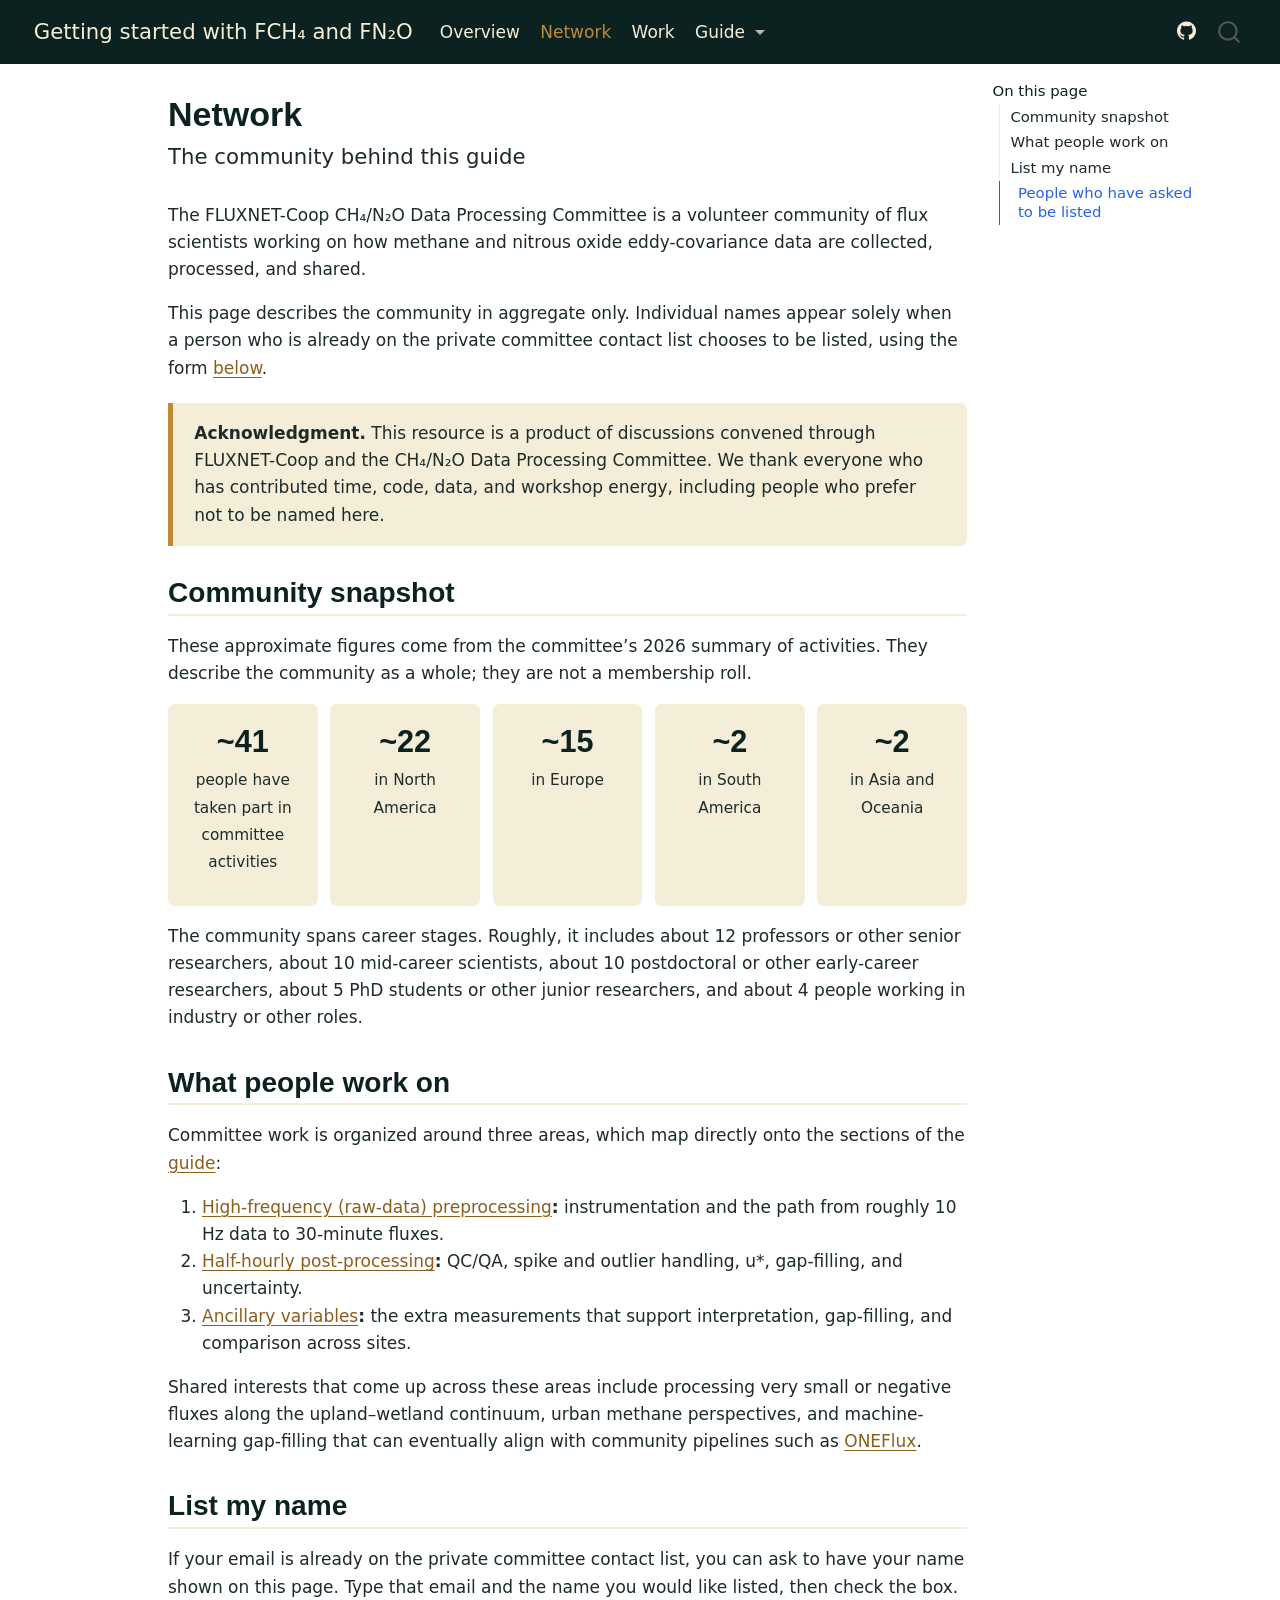
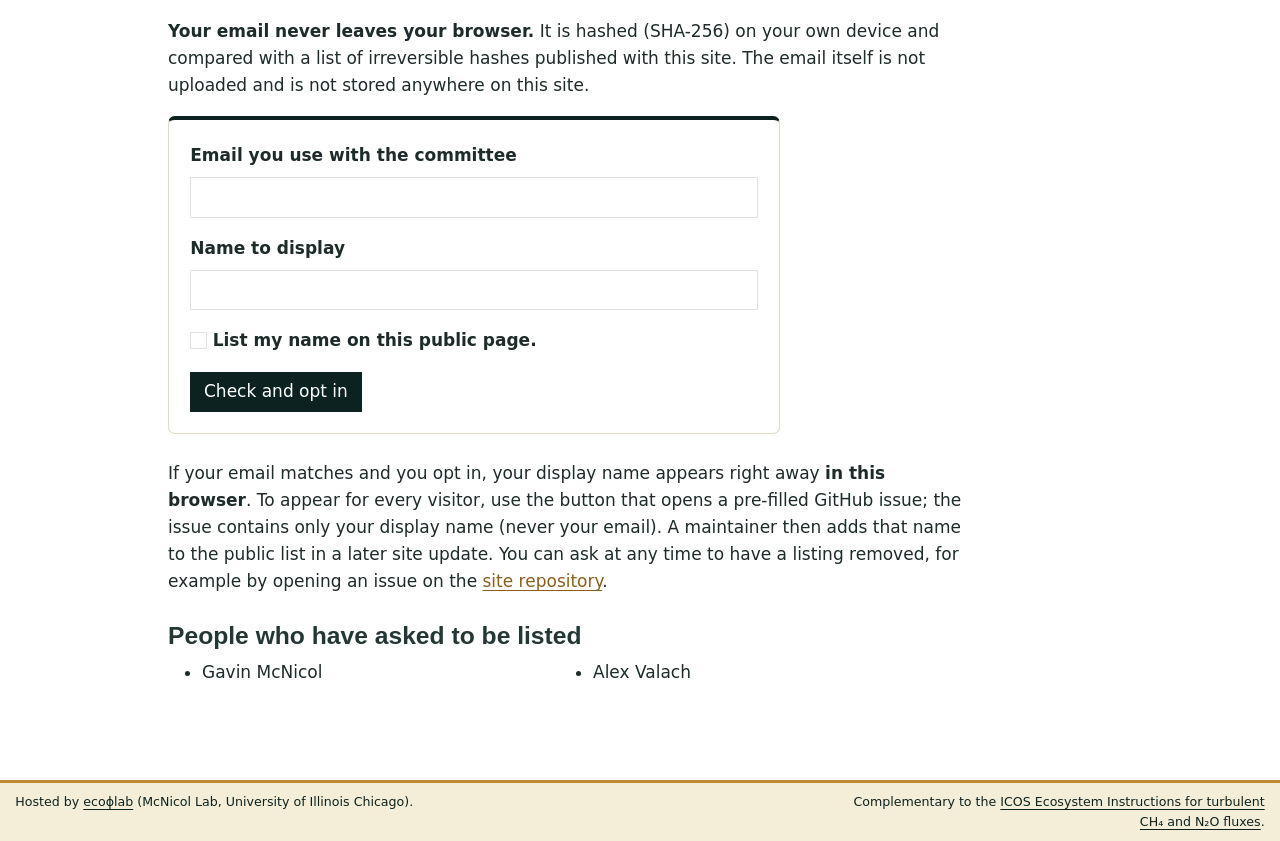
<file: network.html>
<!DOCTYPE html>
<html xmlns="http://www.w3.org/1999/xhtml" lang="en" xml:lang="en"><head>

<meta charset="utf-8">
<meta name="generator" content="quarto-1.8.25">

<meta name="viewport" content="width=device-width, initial-scale=1.0, user-scalable=yes">


<title>Network – Getting started with FCH₄ and FN₂O</title>
<style>
code{white-space: pre-wrap;}
span.smallcaps{font-variant: small-caps;}
div.columns{display: flex; gap: min(4vw, 1.5em);}
div.column{flex: auto; overflow-x: auto;}
div.hanging-indent{margin-left: 1.5em; text-indent: -1.5em;}
ul.task-list{list-style: none;}
ul.task-list li input[type="checkbox"] {
  width: 0.8em;
  margin: 0 0.8em 0.2em -1em; /* quarto-specific, see https://github.com/quarto-dev/quarto-cli/issues/4556 */ 
  vertical-align: middle;
}
</style>


<script src="site_libs/quarto-nav/quarto-nav.js"></script>
<script src="site_libs/quarto-nav/headroom.min.js"></script>
<script src="site_libs/clipboard/clipboard.min.js"></script>
<script src="site_libs/quarto-search/autocomplete.umd.js"></script>
<script src="site_libs/quarto-search/fuse.min.js"></script>
<script src="site_libs/quarto-search/quarto-search.js"></script>
<meta name="quarto:offset" content="./">
<script src="site_libs/quarto-html/quarto.js" type="module"></script>
<script src="site_libs/quarto-html/tabsets/tabsets.js" type="module"></script>
<script src="site_libs/quarto-html/axe/axe-check.js" type="module"></script>
<script src="site_libs/quarto-html/popper.min.js"></script>
<script src="site_libs/quarto-html/tippy.umd.min.js"></script>
<script src="site_libs/quarto-html/anchor.min.js"></script>
<link href="site_libs/quarto-html/tippy.css" rel="stylesheet">
<link href="site_libs/quarto-html/quarto-syntax-highlighting-7b89279ff1a6dce999919e0e67d4d9ec.css" rel="stylesheet" id="quarto-text-highlighting-styles">
<script src="site_libs/bootstrap/bootstrap.min.js"></script>
<link href="site_libs/bootstrap/bootstrap-icons.css" rel="stylesheet">
<link href="site_libs/bootstrap/bootstrap-6f5346b57d2c53b8e074c0757b8b391c.min.css" rel="stylesheet" append-hash="true" id="quarto-bootstrap" data-mode="light">
<script id="quarto-search-options" type="application/json">{
  "location": "navbar",
  "copy-button": false,
  "collapse-after": 3,
  "panel-placement": "end",
  "type": "overlay",
  "limit": 50,
  "keyboard-shortcut": [
    "f",
    "/",
    "s"
  ],
  "show-item-context": false,
  "language": {
    "search-no-results-text": "No results",
    "search-matching-documents-text": "matching documents",
    "search-copy-link-title": "Copy link to search",
    "search-hide-matches-text": "Hide additional matches",
    "search-more-match-text": "more match in this document",
    "search-more-matches-text": "more matches in this document",
    "search-clear-button-title": "Clear",
    "search-text-placeholder": "",
    "search-detached-cancel-button-title": "Cancel",
    "search-submit-button-title": "Submit",
    "search-label": "Search"
  }
}</script>
<style>html{ scroll-behavior: smooth; }</style>


<link rel="stylesheet" href="styles.css">
</head>

<body class="nav-fixed quarto-light">

<div id="quarto-search-results"></div>
  <header id="quarto-header" class="headroom fixed-top">
    <nav class="navbar navbar-expand-lg " data-bs-theme="dark">
      <div class="navbar-container container-fluid">
      <div class="navbar-brand-container mx-auto">
    <a href="./index.html" class="navbar-brand navbar-brand-logo">
    </a>
    <a class="navbar-brand" href="./index.html">
    <span class="navbar-title">Getting started with FCH₄ and FN₂O</span>
    </a>
  </div>
            <div id="quarto-search" class="" title="Search"></div>
          <button class="navbar-toggler" type="button" data-bs-toggle="collapse" data-bs-target="#navbarCollapse" aria-controls="navbarCollapse" role="menu" aria-expanded="false" aria-label="Toggle navigation" onclick="if (window.quartoToggleHeadroom) { window.quartoToggleHeadroom(); }">
  <span class="navbar-toggler-icon"></span>
</button>
          <div class="collapse navbar-collapse" id="navbarCollapse">
            <ul class="navbar-nav navbar-nav-scroll me-auto">
  <li class="nav-item">
    <a class="nav-link" href="./index.html"> 
<span class="menu-text">Overview</span></a>
  </li>  
  <li class="nav-item">
    <a class="nav-link active" href="./network.html" aria-current="page"> 
<span class="menu-text">Network</span></a>
  </li>  
  <li class="nav-item">
    <a class="nav-link" href="./work.html"> 
<span class="menu-text">Work</span></a>
  </li>  
  <li class="nav-item dropdown ">
    <a class="nav-link dropdown-toggle" href="#" id="nav-menu-guide" role="link" data-bs-toggle="dropdown" aria-expanded="false">
 <span class="menu-text">Guide</span>
    </a>
    <ul class="dropdown-menu" aria-labelledby="nav-menu-guide">    
        <li>
    <a class="dropdown-item" href="./guide/index.html">
 <span class="dropdown-text">Guide overview</span></a>
  </li>  
        <li>
    <a class="dropdown-item" href="./guide/high-frequency.html">
 <span class="dropdown-text">High-frequency data collection and processing</span></a>
  </li>  
        <li>
    <a class="dropdown-item" href="./guide/half-hourly.html">
 <span class="dropdown-text">Half-hourly processing (gap-filling and uncertainty)</span></a>
  </li>  
        <li>
    <a class="dropdown-item" href="./guide/ancillary.html">
 <span class="dropdown-text">Ancillary variables</span></a>
  </li>  
    </ul>
  </li>
</ul>
            <ul class="navbar-nav navbar-nav-scroll ms-auto">
  <li class="nav-item compact">
    <a class="nav-link" href="https://github.com/McNicol-Lab/fch4-fn2o-guide"> <i class="bi bi-github" role="img" aria-label="Source on GitHub">
</i> 
<span class="menu-text"></span></a>
  </li>  
</ul>
          </div> <!-- /navcollapse -->
            <div class="quarto-navbar-tools">
</div>
      </div> <!-- /container-fluid -->
    </nav>
</header>
<!-- content -->
<div id="quarto-content" class="quarto-container page-columns page-rows-contents page-layout-article page-navbar">
<!-- sidebar -->
<!-- margin-sidebar -->
    <div id="quarto-margin-sidebar" class="sidebar margin-sidebar">
        <nav id="TOC" role="doc-toc" class="toc-active">
    <h2 id="toc-title">On this page</h2>
   
  <ul>
  <li><a href="#community-snapshot" id="toc-community-snapshot" class="nav-link active" data-scroll-target="#community-snapshot">Community snapshot</a></li>
  <li><a href="#what-people-work-on" id="toc-what-people-work-on" class="nav-link" data-scroll-target="#what-people-work-on">What people work on</a></li>
  <li><a href="#list-my-name" id="toc-list-my-name" class="nav-link" data-scroll-target="#list-my-name">List my name</a>
  <ul class="collapse">
  <li><a href="#people-who-have-asked-to-be-listed" id="toc-people-who-have-asked-to-be-listed" class="nav-link" data-scroll-target="#people-who-have-asked-to-be-listed">People who have asked to be listed</a></li>
  </ul></li>
  </ul>
</nav>
    </div>
<!-- main -->
<main class="content" id="quarto-document-content">

<header id="title-block-header" class="quarto-title-block default">
<div class="quarto-title">
<h1 class="title">Network</h1>
<p class="subtitle lead">The community behind this guide</p>
</div>



<div class="quarto-title-meta">

    
  
    
  </div>
  


</header>


<p>The FLUXNET-Coop CH₄/N₂O Data Processing Committee is a volunteer community of flux scientists working on how methane and nitrous oxide eddy-covariance data are collected, processed, and shared.</p>
<p>This page describes the community in aggregate only. Individual names appear solely when a person who is already on the private committee contact list chooses to be listed, using the form <a href="#list-my-name">below</a>.</p>
<div class="icos-box">
<p><strong>Acknowledgment.</strong> This resource is a product of discussions convened through FLUXNET-Coop and the CH₄/N₂O Data Processing Committee. We thank everyone who has contributed time, code, data, and workshop energy, including people who prefer not to be named here.</p>
</div>
<section id="community-snapshot" class="level2">
<h2 class="anchored" data-anchor-id="community-snapshot">Community snapshot</h2>
<p>These approximate figures come from the committee’s 2026 summary of activities. They describe the community as a whole; they are not a membership roll.</p>
<div class="stat-grid">
<div class="stat">
<p><span class="num">~41</span> <span class="lbl">people have taken part in committee activities</span></p>
</div>
<div class="stat">
<p><span class="num">~22</span> <span class="lbl">in North America</span></p>
</div>
<div class="stat">
<p><span class="num">~15</span> <span class="lbl">in Europe</span></p>
</div>
<div class="stat">
<p><span class="num">~2</span> <span class="lbl">in South America</span></p>
</div>
<div class="stat">
<p><span class="num">~2</span> <span class="lbl">in Asia and Oceania</span></p>
</div>
</div>
<p>The community spans career stages. Roughly, it includes about 12 professors or other senior researchers, about 10 mid-career scientists, about 10 postdoctoral or other early-career researchers, about 5 PhD students or other junior researchers, and about 4 people working in industry or other roles.</p>
</section>
<section id="what-people-work-on" class="level2">
<h2 class="anchored" data-anchor-id="what-people-work-on">What people work on</h2>
<p>Committee work is organized around three areas, which map directly onto the sections of the <a href="./guide/index.html">guide</a>:</p>
<ol type="1">
<li><strong><a href="./guide/high-frequency.html">High-frequency (raw-data) preprocessing</a>:</strong> instrumentation and the path from roughly 10 Hz data to 30-minute fluxes.</li>
<li><strong><a href="./guide/half-hourly.html">Half-hourly post-processing</a>:</strong> QC/QA, spike and outlier handling, u*, gap-filling, and uncertainty.</li>
<li><strong><a href="./guide/ancillary.html">Ancillary variables</a>:</strong> the extra measurements that support interpretation, gap-filling, and comparison across sites.</li>
</ol>
<p>Shared interests that come up across these areas include processing very small or negative fluxes along the upland–wetland continuum, urban methane perspectives, and machine-learning gap-filling that can eventually align with community pipelines such as <a href="https://github.com/fluxnet/ONEFlux">ONEFlux</a>.</p>
</section>
<section id="list-my-name" class="level2">
<h2 class="anchored" data-anchor-id="list-my-name">List my name</h2>
<p>If your email is already on the private committee contact list, you can ask to have your name shown on this page. Type that email and the name you would like listed, then check the box.</p>
<p><strong>Your email never leaves your browser.</strong> It is hashed (SHA-256) on your own device and compared with a list of irreversible hashes published with this site. The email itself is not uploaded and is not stored anywhere on this site.</p>
<form id="optin-form" class="optin-form" autocomplete="off" novalidate="">
  <div class="mb-3">
    <label for="optin-email" class="form-label">Email you use with the committee</label>
    <input type="email" class="form-control" id="optin-email" name="optin-email" autocomplete="off" required="">
  </div>
  <div class="mb-3">
    <label for="optin-name" class="form-label">Name to display</label>
    <input type="text" class="form-control" id="optin-name" name="optin-name" maxlength="80" autocomplete="off">
  </div>
  <div class="form-check mb-3">
    <input class="form-check-input" type="checkbox" id="optin-consent">
    <label class="form-check-label" for="optin-consent">List my name on this public page.</label>
  </div>
  <button type="submit" class="btn btn-primary">Check and opt in</button>
  <div id="optin-message" role="status" aria-live="polite"></div>
</form>
<p>If your email matches and you opt in, your display name appears right away <strong>in this browser</strong>. To appear for every visitor, use the button that opens a pre-filled GitHub issue; the issue contains only your display name (never your email). A maintainer then adds that name to the public list in a later site update. You can ask at any time to have a listing removed, for example by opening an issue on the <a href="https://github.com/McNicol-Lab/fch4-fn2o-guide/issues">site repository</a>.</p>
<section id="people-who-have-asked-to-be-listed" class="level3">
<h3 class="anchored" data-anchor-id="people-who-have-asked-to-be-listed">People who have asked to be listed</h3>
<div id="optin-public">
  <p class="small-note">Loading…</p>
</div>
<div id="optin-local-wrap" style="display:none">
  <h4 class="anchored">Opted in (this browser)</h4>
  <p class="small-note">Shown only on this device until a maintainer adds the name to the public list.</p>
  <ul id="optin-local" class="name-list"></ul>
  <button type="button" id="optin-clear" class="btn btn-sm btn-outline-secondary">Remove from this browser</button>
</div>
<script src="js/opt-in.js"></script>


</section>
</section>

</main> <!-- /main -->
<script id="quarto-html-after-body" type="application/javascript">
  window.document.addEventListener("DOMContentLoaded", function (event) {
    const icon = "";
    const anchorJS = new window.AnchorJS();
    anchorJS.options = {
      placement: 'right',
      icon: icon
    };
    anchorJS.add('.anchored');
    const isCodeAnnotation = (el) => {
      for (const clz of el.classList) {
        if (clz.startsWith('code-annotation-')) {                     
          return true;
        }
      }
      return false;
    }
    const onCopySuccess = function(e) {
      // button target
      const button = e.trigger;
      // don't keep focus
      button.blur();
      // flash "checked"
      button.classList.add('code-copy-button-checked');
      var currentTitle = button.getAttribute("title");
      button.setAttribute("title", "Copied!");
      let tooltip;
      if (window.bootstrap) {
        button.setAttribute("data-bs-toggle", "tooltip");
        button.setAttribute("data-bs-placement", "left");
        button.setAttribute("data-bs-title", "Copied!");
        tooltip = new bootstrap.Tooltip(button, 
          { trigger: "manual", 
            customClass: "code-copy-button-tooltip",
            offset: [0, -8]});
        tooltip.show();    
      }
      setTimeout(function() {
        if (tooltip) {
          tooltip.hide();
          button.removeAttribute("data-bs-title");
          button.removeAttribute("data-bs-toggle");
          button.removeAttribute("data-bs-placement");
        }
        button.setAttribute("title", currentTitle);
        button.classList.remove('code-copy-button-checked');
      }, 1000);
      // clear code selection
      e.clearSelection();
    }
    const getTextToCopy = function(trigger) {
      const outerScaffold = trigger.parentElement.cloneNode(true);
      const codeEl = outerScaffold.querySelector('code');
      for (const childEl of codeEl.children) {
        if (isCodeAnnotation(childEl)) {
          childEl.remove();
        }
      }
      return codeEl.innerText;
    }
    const clipboard = new window.ClipboardJS('.code-copy-button:not([data-in-quarto-modal])', {
      text: getTextToCopy
    });
    clipboard.on('success', onCopySuccess);
    if (window.document.getElementById('quarto-embedded-source-code-modal')) {
      const clipboardModal = new window.ClipboardJS('.code-copy-button[data-in-quarto-modal]', {
        text: getTextToCopy,
        container: window.document.getElementById('quarto-embedded-source-code-modal')
      });
      clipboardModal.on('success', onCopySuccess);
    }
      var localhostRegex = new RegExp(/^(?:http|https):\/\/localhost\:?[0-9]*\//);
      var mailtoRegex = new RegExp(/^mailto:/);
        var filterRegex = new RegExp("https:\/\/mcnicol-lab\.github\.io\/fch4-fn2o-guide\/");
      var isInternal = (href) => {
          return filterRegex.test(href) || localhostRegex.test(href) || mailtoRegex.test(href);
      }
      // Inspect non-navigation links and adorn them if external
     var links = window.document.querySelectorAll('a[href]:not(.nav-link):not(.navbar-brand):not(.toc-action):not(.sidebar-link):not(.sidebar-item-toggle):not(.pagination-link):not(.no-external):not([aria-hidden]):not(.dropdown-item):not(.quarto-navigation-tool):not(.about-link)');
      for (var i=0; i<links.length; i++) {
        const link = links[i];
        if (!isInternal(link.href)) {
          // undo the damage that might have been done by quarto-nav.js in the case of
          // links that we want to consider external
          if (link.dataset.originalHref !== undefined) {
            link.href = link.dataset.originalHref;
          }
            // target, if specified
            link.setAttribute("target", "_blank");
            if (link.getAttribute("rel") === null) {
              link.setAttribute("rel", "noopener");
            }
        }
      }
    function tippyHover(el, contentFn, onTriggerFn, onUntriggerFn) {
      const config = {
        allowHTML: true,
        maxWidth: 500,
        delay: 100,
        arrow: false,
        appendTo: function(el) {
            return el.parentElement;
        },
        interactive: true,
        interactiveBorder: 10,
        theme: 'quarto',
        placement: 'bottom-start',
      };
      if (contentFn) {
        config.content = contentFn;
      }
      if (onTriggerFn) {
        config.onTrigger = onTriggerFn;
      }
      if (onUntriggerFn) {
        config.onUntrigger = onUntriggerFn;
      }
      window.tippy(el, config); 
    }
    const noterefs = window.document.querySelectorAll('a[role="doc-noteref"]');
    for (var i=0; i<noterefs.length; i++) {
      const ref = noterefs[i];
      tippyHover(ref, function() {
        // use id or data attribute instead here
        let href = ref.getAttribute('data-footnote-href') || ref.getAttribute('href');
        try { href = new URL(href).hash; } catch {}
        const id = href.replace(/^#\/?/, "");
        const note = window.document.getElementById(id);
        if (note) {
          return note.innerHTML;
        } else {
          return "";
        }
      });
    }
    const xrefs = window.document.querySelectorAll('a.quarto-xref');
    const processXRef = (id, note) => {
      // Strip column container classes
      const stripColumnClz = (el) => {
        el.classList.remove("page-full", "page-columns");
        if (el.children) {
          for (const child of el.children) {
            stripColumnClz(child);
          }
        }
      }
      stripColumnClz(note)
      if (id === null || id.startsWith('sec-')) {
        // Special case sections, only their first couple elements
        const container = document.createElement("div");
        if (note.children && note.children.length > 2) {
          container.appendChild(note.children[0].cloneNode(true));
          for (let i = 1; i < note.children.length; i++) {
            const child = note.children[i];
            if (child.tagName === "P" && child.innerText === "") {
              continue;
            } else {
              container.appendChild(child.cloneNode(true));
              break;
            }
          }
          if (window.Quarto?.typesetMath) {
            window.Quarto.typesetMath(container);
          }
          return container.innerHTML
        } else {
          if (window.Quarto?.typesetMath) {
            window.Quarto.typesetMath(note);
          }
          return note.innerHTML;
        }
      } else {
        // Remove any anchor links if they are present
        const anchorLink = note.querySelector('a.anchorjs-link');
        if (anchorLink) {
          anchorLink.remove();
        }
        if (window.Quarto?.typesetMath) {
          window.Quarto.typesetMath(note);
        }
        if (note.classList.contains("callout")) {
          return note.outerHTML;
        } else {
          return note.innerHTML;
        }
      }
    }
    for (var i=0; i<xrefs.length; i++) {
      const xref = xrefs[i];
      tippyHover(xref, undefined, function(instance) {
        instance.disable();
        let url = xref.getAttribute('href');
        let hash = undefined; 
        if (url.startsWith('#')) {
          hash = url;
        } else {
          try { hash = new URL(url).hash; } catch {}
        }
        if (hash) {
          const id = hash.replace(/^#\/?/, "");
          const note = window.document.getElementById(id);
          if (note !== null) {
            try {
              const html = processXRef(id, note.cloneNode(true));
              instance.setContent(html);
            } finally {
              instance.enable();
              instance.show();
            }
          } else {
            // See if we can fetch this
            fetch(url.split('#')[0])
            .then(res => res.text())
            .then(html => {
              const parser = new DOMParser();
              const htmlDoc = parser.parseFromString(html, "text/html");
              const note = htmlDoc.getElementById(id);
              if (note !== null) {
                const html = processXRef(id, note);
                instance.setContent(html);
              } 
            }).finally(() => {
              instance.enable();
              instance.show();
            });
          }
        } else {
          // See if we can fetch a full url (with no hash to target)
          // This is a special case and we should probably do some content thinning / targeting
          fetch(url)
          .then(res => res.text())
          .then(html => {
            const parser = new DOMParser();
            const htmlDoc = parser.parseFromString(html, "text/html");
            const note = htmlDoc.querySelector('main.content');
            if (note !== null) {
              // This should only happen for chapter cross references
              // (since there is no id in the URL)
              // remove the first header
              if (note.children.length > 0 && note.children[0].tagName === "HEADER") {
                note.children[0].remove();
              }
              const html = processXRef(null, note);
              instance.setContent(html);
            } 
          }).finally(() => {
            instance.enable();
            instance.show();
          });
        }
      }, function(instance) {
      });
    }
        let selectedAnnoteEl;
        const selectorForAnnotation = ( cell, annotation) => {
          let cellAttr = 'data-code-cell="' + cell + '"';
          let lineAttr = 'data-code-annotation="' +  annotation + '"';
          const selector = 'span[' + cellAttr + '][' + lineAttr + ']';
          return selector;
        }
        const selectCodeLines = (annoteEl) => {
          const doc = window.document;
          const targetCell = annoteEl.getAttribute("data-target-cell");
          const targetAnnotation = annoteEl.getAttribute("data-target-annotation");
          const annoteSpan = window.document.querySelector(selectorForAnnotation(targetCell, targetAnnotation));
          const lines = annoteSpan.getAttribute("data-code-lines").split(",");
          const lineIds = lines.map((line) => {
            return targetCell + "-" + line;
          })
          let top = null;
          let height = null;
          let parent = null;
          if (lineIds.length > 0) {
              //compute the position of the single el (top and bottom and make a div)
              const el = window.document.getElementById(lineIds[0]);
              top = el.offsetTop;
              height = el.offsetHeight;
              parent = el.parentElement.parentElement;
            if (lineIds.length > 1) {
              const lastEl = window.document.getElementById(lineIds[lineIds.length - 1]);
              const bottom = lastEl.offsetTop + lastEl.offsetHeight;
              height = bottom - top;
            }
            if (top !== null && height !== null && parent !== null) {
              // cook up a div (if necessary) and position it 
              let div = window.document.getElementById("code-annotation-line-highlight");
              if (div === null) {
                div = window.document.createElement("div");
                div.setAttribute("id", "code-annotation-line-highlight");
                div.style.position = 'absolute';
                parent.appendChild(div);
              }
              div.style.top = top - 2 + "px";
              div.style.height = height + 4 + "px";
              div.style.left = 0;
              let gutterDiv = window.document.getElementById("code-annotation-line-highlight-gutter");
              if (gutterDiv === null) {
                gutterDiv = window.document.createElement("div");
                gutterDiv.setAttribute("id", "code-annotation-line-highlight-gutter");
                gutterDiv.style.position = 'absolute';
                const codeCell = window.document.getElementById(targetCell);
                const gutter = codeCell.querySelector('.code-annotation-gutter');
                gutter.appendChild(gutterDiv);
              }
              gutterDiv.style.top = top - 2 + "px";
              gutterDiv.style.height = height + 4 + "px";
            }
            selectedAnnoteEl = annoteEl;
          }
        };
        const unselectCodeLines = () => {
          const elementsIds = ["code-annotation-line-highlight", "code-annotation-line-highlight-gutter"];
          elementsIds.forEach((elId) => {
            const div = window.document.getElementById(elId);
            if (div) {
              div.remove();
            }
          });
          selectedAnnoteEl = undefined;
        };
          // Handle positioning of the toggle
      window.addEventListener(
        "resize",
        throttle(() => {
          elRect = undefined;
          if (selectedAnnoteEl) {
            selectCodeLines(selectedAnnoteEl);
          }
        }, 10)
      );
      function throttle(fn, ms) {
      let throttle = false;
      let timer;
        return (...args) => {
          if(!throttle) { // first call gets through
              fn.apply(this, args);
              throttle = true;
          } else { // all the others get throttled
              if(timer) clearTimeout(timer); // cancel #2
              timer = setTimeout(() => {
                fn.apply(this, args);
                timer = throttle = false;
              }, ms);
          }
        };
      }
        // Attach click handler to the DT
        const annoteDls = window.document.querySelectorAll('dt[data-target-cell]');
        for (const annoteDlNode of annoteDls) {
          annoteDlNode.addEventListener('click', (event) => {
            const clickedEl = event.target;
            if (clickedEl !== selectedAnnoteEl) {
              unselectCodeLines();
              const activeEl = window.document.querySelector('dt[data-target-cell].code-annotation-active');
              if (activeEl) {
                activeEl.classList.remove('code-annotation-active');
              }
              selectCodeLines(clickedEl);
              clickedEl.classList.add('code-annotation-active');
            } else {
              // Unselect the line
              unselectCodeLines();
              clickedEl.classList.remove('code-annotation-active');
            }
          });
        }
    const findCites = (el) => {
      const parentEl = el.parentElement;
      if (parentEl) {
        const cites = parentEl.dataset.cites;
        if (cites) {
          return {
            el,
            cites: cites.split(' ')
          };
        } else {
          return findCites(el.parentElement)
        }
      } else {
        return undefined;
      }
    };
    var bibliorefs = window.document.querySelectorAll('a[role="doc-biblioref"]');
    for (var i=0; i<bibliorefs.length; i++) {
      const ref = bibliorefs[i];
      const citeInfo = findCites(ref);
      if (citeInfo) {
        tippyHover(citeInfo.el, function() {
          var popup = window.document.createElement('div');
          citeInfo.cites.forEach(function(cite) {
            var citeDiv = window.document.createElement('div');
            citeDiv.classList.add('hanging-indent');
            citeDiv.classList.add('csl-entry');
            var biblioDiv = window.document.getElementById('ref-' + cite);
            if (biblioDiv) {
              citeDiv.innerHTML = biblioDiv.innerHTML;
            }
            popup.appendChild(citeDiv);
          });
          return popup.innerHTML;
        });
      }
    }
  });
  </script>
</div> <!-- /content -->
<footer class="footer">
  <div class="nav-footer">
    <div class="nav-footer-left">
<p>Hosted by <a href="https://mcnicol-lab.github.io/ecophilab/">ecoϕlab</a> (McNicol Lab, University of Illinois Chicago).</p>
</div>   
    <div class="nav-footer-center">
      &nbsp;
    </div>
    <div class="nav-footer-right">
<p>Complementary to the <a href="https://www.europe-fluxdata.eu/icos/documents/instructions/eddych4n2o">ICOS Ecosystem Instructions for turbulent CH₄ and N₂O fluxes</a>.</p>
</div>
  </div>
</footer>




<script src="site_libs/quarto-html/zenscroll-min.js"></script>
</body></html>
</file>
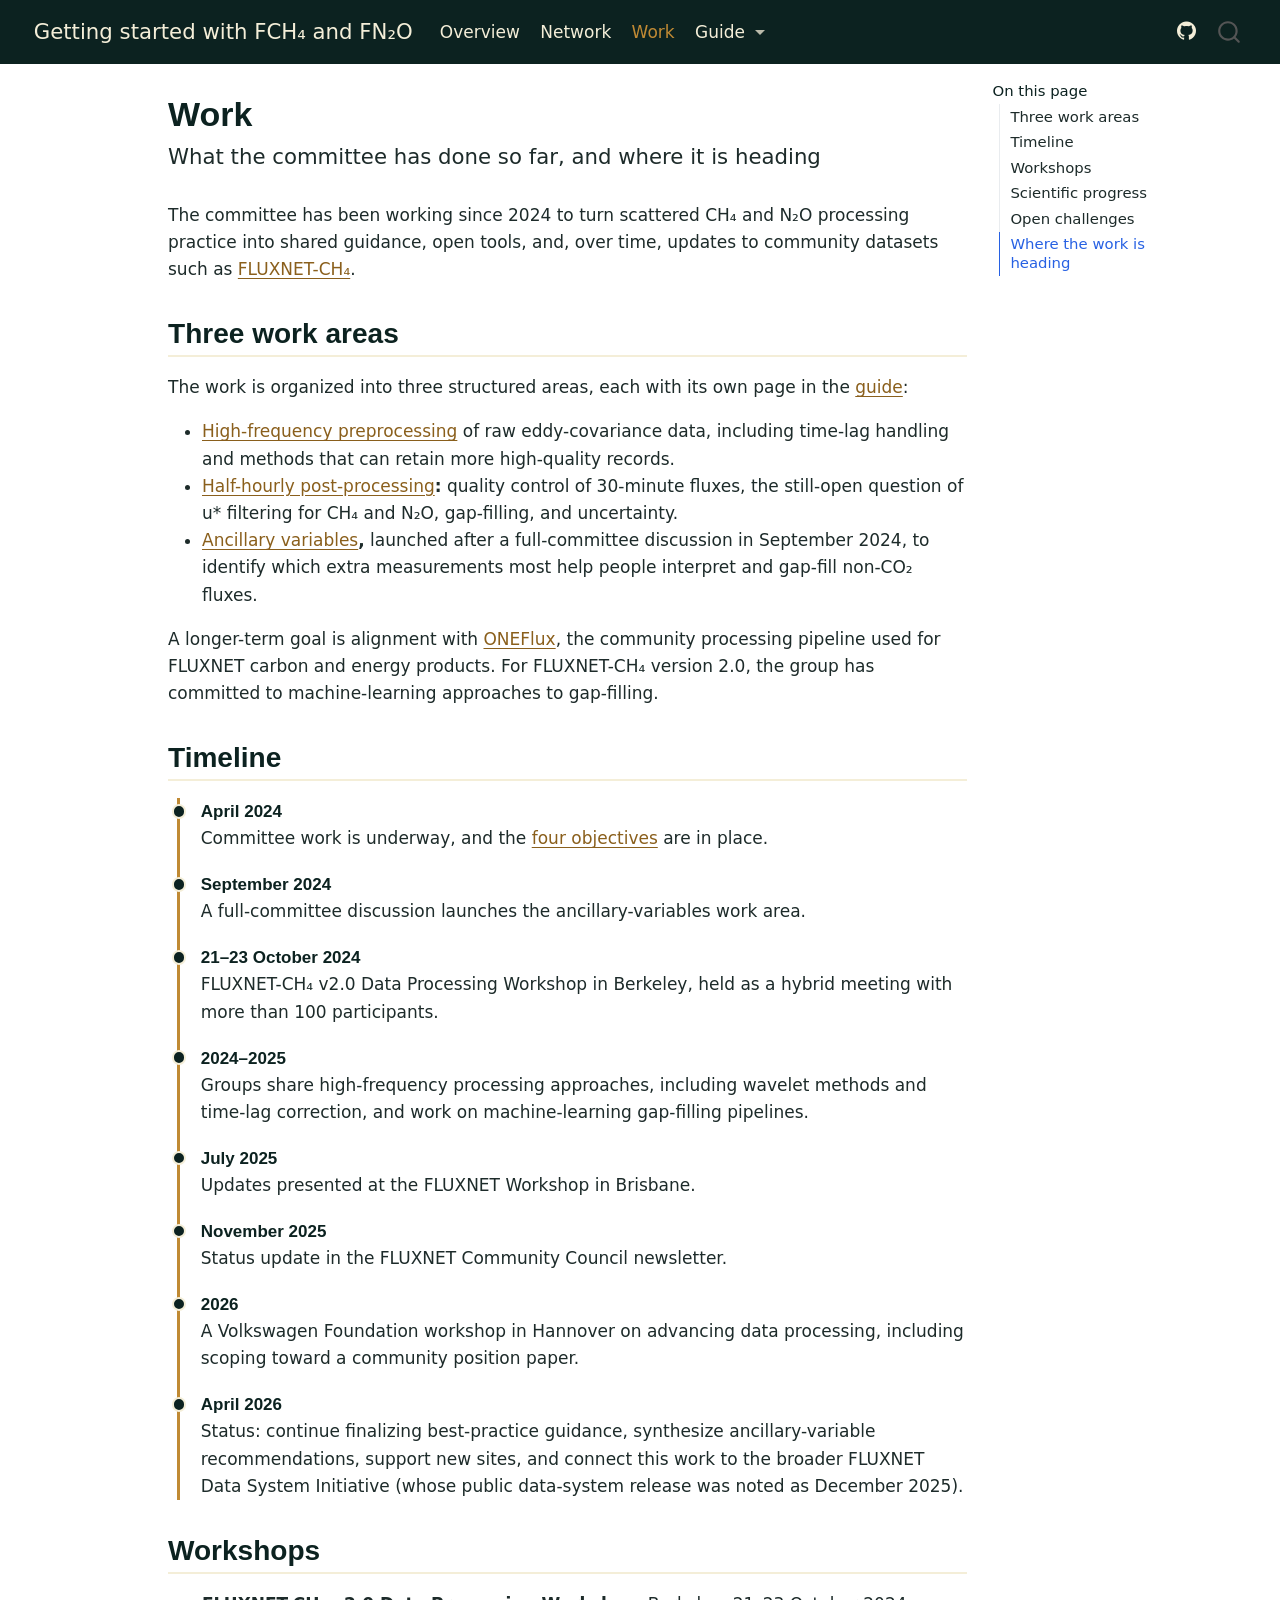
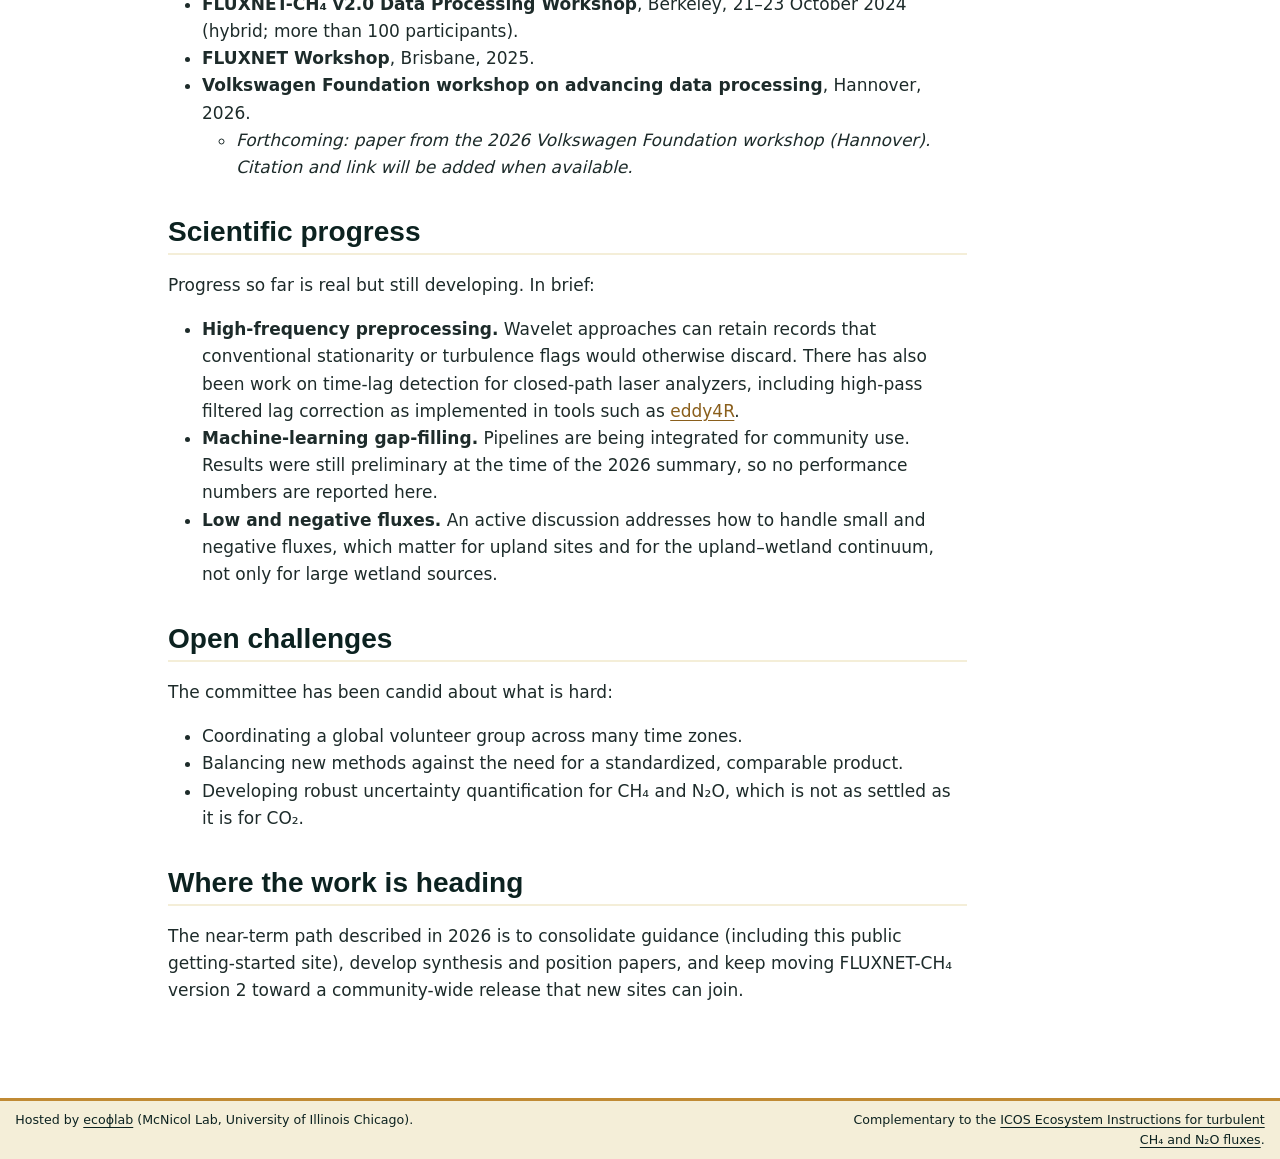
<file: work.html>
<!DOCTYPE html>
<html xmlns="http://www.w3.org/1999/xhtml" lang="en" xml:lang="en"><head>

<meta charset="utf-8">
<meta name="generator" content="quarto-1.8.25">

<meta name="viewport" content="width=device-width, initial-scale=1.0, user-scalable=yes">


<title>Work – Getting started with FCH₄ and FN₂O</title>
<style>
code{white-space: pre-wrap;}
span.smallcaps{font-variant: small-caps;}
div.columns{display: flex; gap: min(4vw, 1.5em);}
div.column{flex: auto; overflow-x: auto;}
div.hanging-indent{margin-left: 1.5em; text-indent: -1.5em;}
ul.task-list{list-style: none;}
ul.task-list li input[type="checkbox"] {
  width: 0.8em;
  margin: 0 0.8em 0.2em -1em; /* quarto-specific, see https://github.com/quarto-dev/quarto-cli/issues/4556 */ 
  vertical-align: middle;
}
</style>


<script src="site_libs/quarto-nav/quarto-nav.js"></script>
<script src="site_libs/quarto-nav/headroom.min.js"></script>
<script src="site_libs/clipboard/clipboard.min.js"></script>
<script src="site_libs/quarto-search/autocomplete.umd.js"></script>
<script src="site_libs/quarto-search/fuse.min.js"></script>
<script src="site_libs/quarto-search/quarto-search.js"></script>
<meta name="quarto:offset" content="./">
<script src="site_libs/quarto-html/quarto.js" type="module"></script>
<script src="site_libs/quarto-html/tabsets/tabsets.js" type="module"></script>
<script src="site_libs/quarto-html/axe/axe-check.js" type="module"></script>
<script src="site_libs/quarto-html/popper.min.js"></script>
<script src="site_libs/quarto-html/tippy.umd.min.js"></script>
<script src="site_libs/quarto-html/anchor.min.js"></script>
<link href="site_libs/quarto-html/tippy.css" rel="stylesheet">
<link href="site_libs/quarto-html/quarto-syntax-highlighting-7b89279ff1a6dce999919e0e67d4d9ec.css" rel="stylesheet" id="quarto-text-highlighting-styles">
<script src="site_libs/bootstrap/bootstrap.min.js"></script>
<link href="site_libs/bootstrap/bootstrap-icons.css" rel="stylesheet">
<link href="site_libs/bootstrap/bootstrap-6f5346b57d2c53b8e074c0757b8b391c.min.css" rel="stylesheet" append-hash="true" id="quarto-bootstrap" data-mode="light">
<script id="quarto-search-options" type="application/json">{
  "location": "navbar",
  "copy-button": false,
  "collapse-after": 3,
  "panel-placement": "end",
  "type": "overlay",
  "limit": 50,
  "keyboard-shortcut": [
    "f",
    "/",
    "s"
  ],
  "show-item-context": false,
  "language": {
    "search-no-results-text": "No results",
    "search-matching-documents-text": "matching documents",
    "search-copy-link-title": "Copy link to search",
    "search-hide-matches-text": "Hide additional matches",
    "search-more-match-text": "more match in this document",
    "search-more-matches-text": "more matches in this document",
    "search-clear-button-title": "Clear",
    "search-text-placeholder": "",
    "search-detached-cancel-button-title": "Cancel",
    "search-submit-button-title": "Submit",
    "search-label": "Search"
  }
}</script>
<style>html{ scroll-behavior: smooth; }</style>


<link rel="stylesheet" href="styles.css">
</head>

<body class="nav-fixed quarto-light">

<div id="quarto-search-results"></div>
  <header id="quarto-header" class="headroom fixed-top">
    <nav class="navbar navbar-expand-lg " data-bs-theme="dark">
      <div class="navbar-container container-fluid">
      <div class="navbar-brand-container mx-auto">
    <a href="./index.html" class="navbar-brand navbar-brand-logo">
    </a>
    <a class="navbar-brand" href="./index.html">
    <span class="navbar-title">Getting started with FCH₄ and FN₂O</span>
    </a>
  </div>
            <div id="quarto-search" class="" title="Search"></div>
          <button class="navbar-toggler" type="button" data-bs-toggle="collapse" data-bs-target="#navbarCollapse" aria-controls="navbarCollapse" role="menu" aria-expanded="false" aria-label="Toggle navigation" onclick="if (window.quartoToggleHeadroom) { window.quartoToggleHeadroom(); }">
  <span class="navbar-toggler-icon"></span>
</button>
          <div class="collapse navbar-collapse" id="navbarCollapse">
            <ul class="navbar-nav navbar-nav-scroll me-auto">
  <li class="nav-item">
    <a class="nav-link" href="./index.html"> 
<span class="menu-text">Overview</span></a>
  </li>  
  <li class="nav-item">
    <a class="nav-link" href="./network.html"> 
<span class="menu-text">Network</span></a>
  </li>  
  <li class="nav-item">
    <a class="nav-link active" href="./work.html" aria-current="page"> 
<span class="menu-text">Work</span></a>
  </li>  
  <li class="nav-item dropdown ">
    <a class="nav-link dropdown-toggle" href="#" id="nav-menu-guide" role="link" data-bs-toggle="dropdown" aria-expanded="false">
 <span class="menu-text">Guide</span>
    </a>
    <ul class="dropdown-menu" aria-labelledby="nav-menu-guide">    
        <li>
    <a class="dropdown-item" href="./guide/index.html">
 <span class="dropdown-text">Guide overview</span></a>
  </li>  
        <li>
    <a class="dropdown-item" href="./guide/high-frequency.html">
 <span class="dropdown-text">High-frequency data collection and processing</span></a>
  </li>  
        <li>
    <a class="dropdown-item" href="./guide/half-hourly.html">
 <span class="dropdown-text">Half-hourly processing (gap-filling and uncertainty)</span></a>
  </li>  
        <li>
    <a class="dropdown-item" href="./guide/ancillary.html">
 <span class="dropdown-text">Ancillary variables</span></a>
  </li>  
    </ul>
  </li>
</ul>
            <ul class="navbar-nav navbar-nav-scroll ms-auto">
  <li class="nav-item compact">
    <a class="nav-link" href="https://github.com/McNicol-Lab/fch4-fn2o-guide"> <i class="bi bi-github" role="img" aria-label="Source on GitHub">
</i> 
<span class="menu-text"></span></a>
  </li>  
</ul>
          </div> <!-- /navcollapse -->
            <div class="quarto-navbar-tools">
</div>
      </div> <!-- /container-fluid -->
    </nav>
</header>
<!-- content -->
<div id="quarto-content" class="quarto-container page-columns page-rows-contents page-layout-article page-navbar">
<!-- sidebar -->
<!-- margin-sidebar -->
    <div id="quarto-margin-sidebar" class="sidebar margin-sidebar">
        <nav id="TOC" role="doc-toc" class="toc-active">
    <h2 id="toc-title">On this page</h2>
   
  <ul>
  <li><a href="#three-work-areas" id="toc-three-work-areas" class="nav-link active" data-scroll-target="#three-work-areas">Three work areas</a></li>
  <li><a href="#timeline" id="toc-timeline" class="nav-link" data-scroll-target="#timeline">Timeline</a></li>
  <li><a href="#workshops" id="toc-workshops" class="nav-link" data-scroll-target="#workshops">Workshops</a></li>
  <li><a href="#scientific-progress" id="toc-scientific-progress" class="nav-link" data-scroll-target="#scientific-progress">Scientific progress</a></li>
  <li><a href="#open-challenges" id="toc-open-challenges" class="nav-link" data-scroll-target="#open-challenges">Open challenges</a></li>
  <li><a href="#where-the-work-is-heading" id="toc-where-the-work-is-heading" class="nav-link" data-scroll-target="#where-the-work-is-heading">Where the work is heading</a></li>
  </ul>
</nav>
    </div>
<!-- main -->
<main class="content" id="quarto-document-content">

<header id="title-block-header" class="quarto-title-block default">
<div class="quarto-title">
<h1 class="title">Work</h1>
<p class="subtitle lead">What the committee has done so far, and where it is heading</p>
</div>



<div class="quarto-title-meta">

    
  
    
  </div>
  


</header>


<p>The committee has been working since 2024 to turn scattered CH₄ and N₂O processing practice into shared guidance, open tools, and, over time, updates to community datasets such as <a href="https://fluxnet.org/data/fluxnet-ch4-community-product/">FLUXNET-CH₄</a>.</p>
<section id="three-work-areas" class="level2">
<h2 class="anchored" data-anchor-id="three-work-areas">Three work areas</h2>
<p>The work is organized into three structured areas, each with its own page in the <a href="./guide/index.html">guide</a>:</p>
<ul>
<li><strong><a href="./guide/high-frequency.html">High-frequency preprocessing</a></strong> of raw eddy-covariance data, including time-lag handling and methods that can retain more high-quality records.</li>
<li><strong><a href="./guide/half-hourly.html">Half-hourly post-processing</a>:</strong> quality control of 30-minute fluxes, the still-open question of u* filtering for CH₄ and N₂O, gap-filling, and uncertainty.</li>
<li><strong><a href="./guide/ancillary.html">Ancillary variables</a>,</strong> launched after a full-committee discussion in September 2024, to identify which extra measurements most help people interpret and gap-fill non-CO₂ fluxes.</li>
</ul>
<p>A longer-term goal is alignment with <a href="https://github.com/fluxnet/ONEFlux">ONEFlux</a>, the community processing pipeline used for FLUXNET carbon and energy products. For FLUXNET-CH₄ version 2.0, the group has committed to machine-learning approaches to gap-filling.</p>
</section>
<section id="timeline" class="level2">
<h2 class="anchored" data-anchor-id="timeline">Timeline</h2>
<div class="timeline">
<div class="tl-item">
<p><span class="tl-date">April 2024</span><br> Committee work is underway, and the <a href="./index.html#four-objectives">four objectives</a> are in place.</p>
</div>
<div class="tl-item">
<p><span class="tl-date">September 2024</span><br> A full-committee discussion launches the ancillary-variables work area.</p>
</div>
<div class="tl-item">
<p><span class="tl-date">21–23 October 2024</span><br> FLUXNET-CH₄ v2.0 Data Processing Workshop in Berkeley, held as a hybrid meeting with more than 100 participants.</p>
</div>
<div class="tl-item">
<p><span class="tl-date">2024–2025</span><br> Groups share high-frequency processing approaches, including wavelet methods and time-lag correction, and work on machine-learning gap-filling pipelines.</p>
</div>
<div class="tl-item">
<p><span class="tl-date">July 2025</span><br> Updates presented at the FLUXNET Workshop in Brisbane.</p>
</div>
<div class="tl-item">
<p><span class="tl-date">November 2025</span><br> Status update in the FLUXNET Community Council newsletter.</p>
</div>
<div class="tl-item">
<p><span class="tl-date">2026</span><br> A Volkswagen Foundation workshop in Hannover on advancing data processing, including scoping toward a community position paper.</p>
</div>
<div class="tl-item">
<p><span class="tl-date">April 2026</span><br> Status: continue finalizing best-practice guidance, synthesize ancillary-variable recommendations, support new sites, and connect this work to the broader FLUXNET Data System Initiative (whose public data-system release was noted as December 2025).</p>
</div>
</div>
</section>
<section id="workshops" class="level2">
<h2 class="anchored" data-anchor-id="workshops">Workshops</h2>
<ul>
<li><strong>FLUXNET-CH₄ v2.0 Data Processing Workshop</strong>, Berkeley, 21–23 October 2024 (hybrid; more than 100 participants).</li>
<li><strong>FLUXNET Workshop</strong>, Brisbane, 2025.</li>
<li><strong>Volkswagen Foundation workshop on advancing data processing</strong>, Hannover, 2026.
<ul>
<li><em>Forthcoming: paper from the 2026 Volkswagen Foundation workshop (Hannover). Citation and link will be added when available.</em></li>
</ul></li>
</ul>
</section>
<section id="scientific-progress" class="level2">
<h2 class="anchored" data-anchor-id="scientific-progress">Scientific progress</h2>
<p>Progress so far is real but still developing. In brief:</p>
<ul>
<li><strong>High-frequency preprocessing.</strong> Wavelet approaches can retain records that conventional stationarity or turbulence flags would otherwise discard. There has also been work on time-lag detection for closed-path laser analyzers, including high-pass filtered lag correction as implemented in tools such as <a href="https://github.com/NEONScience/eddy4R">eddy4R</a>.</li>
<li><strong>Machine-learning gap-filling.</strong> Pipelines are being integrated for community use. Results were still preliminary at the time of the 2026 summary, so no performance numbers are reported here.</li>
<li><strong>Low and negative fluxes.</strong> An active discussion addresses how to handle small and negative fluxes, which matter for upland sites and for the upland–wetland continuum, not only for large wetland sources.</li>
</ul>
</section>
<section id="open-challenges" class="level2">
<h2 class="anchored" data-anchor-id="open-challenges">Open challenges</h2>
<p>The committee has been candid about what is hard:</p>
<ul>
<li>Coordinating a global volunteer group across many time zones.</li>
<li>Balancing new methods against the need for a standardized, comparable product.</li>
<li>Developing robust uncertainty quantification for CH₄ and N₂O, which is not as settled as it is for CO₂.</li>
</ul>
</section>
<section id="where-the-work-is-heading" class="level2">
<h2 class="anchored" data-anchor-id="where-the-work-is-heading">Where the work is heading</h2>
<p>The near-term path described in 2026 is to consolidate guidance (including this public getting-started site), develop synthesis and position papers, and keep moving FLUXNET-CH₄ version 2 toward a community-wide release that new sites can join.</p>


</section>

</main> <!-- /main -->
<script id="quarto-html-after-body" type="application/javascript">
  window.document.addEventListener("DOMContentLoaded", function (event) {
    const icon = "";
    const anchorJS = new window.AnchorJS();
    anchorJS.options = {
      placement: 'right',
      icon: icon
    };
    anchorJS.add('.anchored');
    const isCodeAnnotation = (el) => {
      for (const clz of el.classList) {
        if (clz.startsWith('code-annotation-')) {                     
          return true;
        }
      }
      return false;
    }
    const onCopySuccess = function(e) {
      // button target
      const button = e.trigger;
      // don't keep focus
      button.blur();
      // flash "checked"
      button.classList.add('code-copy-button-checked');
      var currentTitle = button.getAttribute("title");
      button.setAttribute("title", "Copied!");
      let tooltip;
      if (window.bootstrap) {
        button.setAttribute("data-bs-toggle", "tooltip");
        button.setAttribute("data-bs-placement", "left");
        button.setAttribute("data-bs-title", "Copied!");
        tooltip = new bootstrap.Tooltip(button, 
          { trigger: "manual", 
            customClass: "code-copy-button-tooltip",
            offset: [0, -8]});
        tooltip.show();    
      }
      setTimeout(function() {
        if (tooltip) {
          tooltip.hide();
          button.removeAttribute("data-bs-title");
          button.removeAttribute("data-bs-toggle");
          button.removeAttribute("data-bs-placement");
        }
        button.setAttribute("title", currentTitle);
        button.classList.remove('code-copy-button-checked');
      }, 1000);
      // clear code selection
      e.clearSelection();
    }
    const getTextToCopy = function(trigger) {
      const outerScaffold = trigger.parentElement.cloneNode(true);
      const codeEl = outerScaffold.querySelector('code');
      for (const childEl of codeEl.children) {
        if (isCodeAnnotation(childEl)) {
          childEl.remove();
        }
      }
      return codeEl.innerText;
    }
    const clipboard = new window.ClipboardJS('.code-copy-button:not([data-in-quarto-modal])', {
      text: getTextToCopy
    });
    clipboard.on('success', onCopySuccess);
    if (window.document.getElementById('quarto-embedded-source-code-modal')) {
      const clipboardModal = new window.ClipboardJS('.code-copy-button[data-in-quarto-modal]', {
        text: getTextToCopy,
        container: window.document.getElementById('quarto-embedded-source-code-modal')
      });
      clipboardModal.on('success', onCopySuccess);
    }
      var localhostRegex = new RegExp(/^(?:http|https):\/\/localhost\:?[0-9]*\//);
      var mailtoRegex = new RegExp(/^mailto:/);
        var filterRegex = new RegExp("https:\/\/mcnicol-lab\.github\.io\/fch4-fn2o-guide\/");
      var isInternal = (href) => {
          return filterRegex.test(href) || localhostRegex.test(href) || mailtoRegex.test(href);
      }
      // Inspect non-navigation links and adorn them if external
     var links = window.document.querySelectorAll('a[href]:not(.nav-link):not(.navbar-brand):not(.toc-action):not(.sidebar-link):not(.sidebar-item-toggle):not(.pagination-link):not(.no-external):not([aria-hidden]):not(.dropdown-item):not(.quarto-navigation-tool):not(.about-link)');
      for (var i=0; i<links.length; i++) {
        const link = links[i];
        if (!isInternal(link.href)) {
          // undo the damage that might have been done by quarto-nav.js in the case of
          // links that we want to consider external
          if (link.dataset.originalHref !== undefined) {
            link.href = link.dataset.originalHref;
          }
            // target, if specified
            link.setAttribute("target", "_blank");
            if (link.getAttribute("rel") === null) {
              link.setAttribute("rel", "noopener");
            }
        }
      }
    function tippyHover(el, contentFn, onTriggerFn, onUntriggerFn) {
      const config = {
        allowHTML: true,
        maxWidth: 500,
        delay: 100,
        arrow: false,
        appendTo: function(el) {
            return el.parentElement;
        },
        interactive: true,
        interactiveBorder: 10,
        theme: 'quarto',
        placement: 'bottom-start',
      };
      if (contentFn) {
        config.content = contentFn;
      }
      if (onTriggerFn) {
        config.onTrigger = onTriggerFn;
      }
      if (onUntriggerFn) {
        config.onUntrigger = onUntriggerFn;
      }
      window.tippy(el, config); 
    }
    const noterefs = window.document.querySelectorAll('a[role="doc-noteref"]');
    for (var i=0; i<noterefs.length; i++) {
      const ref = noterefs[i];
      tippyHover(ref, function() {
        // use id or data attribute instead here
        let href = ref.getAttribute('data-footnote-href') || ref.getAttribute('href');
        try { href = new URL(href).hash; } catch {}
        const id = href.replace(/^#\/?/, "");
        const note = window.document.getElementById(id);
        if (note) {
          return note.innerHTML;
        } else {
          return "";
        }
      });
    }
    const xrefs = window.document.querySelectorAll('a.quarto-xref');
    const processXRef = (id, note) => {
      // Strip column container classes
      const stripColumnClz = (el) => {
        el.classList.remove("page-full", "page-columns");
        if (el.children) {
          for (const child of el.children) {
            stripColumnClz(child);
          }
        }
      }
      stripColumnClz(note)
      if (id === null || id.startsWith('sec-')) {
        // Special case sections, only their first couple elements
        const container = document.createElement("div");
        if (note.children && note.children.length > 2) {
          container.appendChild(note.children[0].cloneNode(true));
          for (let i = 1; i < note.children.length; i++) {
            const child = note.children[i];
            if (child.tagName === "P" && child.innerText === "") {
              continue;
            } else {
              container.appendChild(child.cloneNode(true));
              break;
            }
          }
          if (window.Quarto?.typesetMath) {
            window.Quarto.typesetMath(container);
          }
          return container.innerHTML
        } else {
          if (window.Quarto?.typesetMath) {
            window.Quarto.typesetMath(note);
          }
          return note.innerHTML;
        }
      } else {
        // Remove any anchor links if they are present
        const anchorLink = note.querySelector('a.anchorjs-link');
        if (anchorLink) {
          anchorLink.remove();
        }
        if (window.Quarto?.typesetMath) {
          window.Quarto.typesetMath(note);
        }
        if (note.classList.contains("callout")) {
          return note.outerHTML;
        } else {
          return note.innerHTML;
        }
      }
    }
    for (var i=0; i<xrefs.length; i++) {
      const xref = xrefs[i];
      tippyHover(xref, undefined, function(instance) {
        instance.disable();
        let url = xref.getAttribute('href');
        let hash = undefined; 
        if (url.startsWith('#')) {
          hash = url;
        } else {
          try { hash = new URL(url).hash; } catch {}
        }
        if (hash) {
          const id = hash.replace(/^#\/?/, "");
          const note = window.document.getElementById(id);
          if (note !== null) {
            try {
              const html = processXRef(id, note.cloneNode(true));
              instance.setContent(html);
            } finally {
              instance.enable();
              instance.show();
            }
          } else {
            // See if we can fetch this
            fetch(url.split('#')[0])
            .then(res => res.text())
            .then(html => {
              const parser = new DOMParser();
              const htmlDoc = parser.parseFromString(html, "text/html");
              const note = htmlDoc.getElementById(id);
              if (note !== null) {
                const html = processXRef(id, note);
                instance.setContent(html);
              } 
            }).finally(() => {
              instance.enable();
              instance.show();
            });
          }
        } else {
          // See if we can fetch a full url (with no hash to target)
          // This is a special case and we should probably do some content thinning / targeting
          fetch(url)
          .then(res => res.text())
          .then(html => {
            const parser = new DOMParser();
            const htmlDoc = parser.parseFromString(html, "text/html");
            const note = htmlDoc.querySelector('main.content');
            if (note !== null) {
              // This should only happen for chapter cross references
              // (since there is no id in the URL)
              // remove the first header
              if (note.children.length > 0 && note.children[0].tagName === "HEADER") {
                note.children[0].remove();
              }
              const html = processXRef(null, note);
              instance.setContent(html);
            } 
          }).finally(() => {
            instance.enable();
            instance.show();
          });
        }
      }, function(instance) {
      });
    }
        let selectedAnnoteEl;
        const selectorForAnnotation = ( cell, annotation) => {
          let cellAttr = 'data-code-cell="' + cell + '"';
          let lineAttr = 'data-code-annotation="' +  annotation + '"';
          const selector = 'span[' + cellAttr + '][' + lineAttr + ']';
          return selector;
        }
        const selectCodeLines = (annoteEl) => {
          const doc = window.document;
          const targetCell = annoteEl.getAttribute("data-target-cell");
          const targetAnnotation = annoteEl.getAttribute("data-target-annotation");
          const annoteSpan = window.document.querySelector(selectorForAnnotation(targetCell, targetAnnotation));
          const lines = annoteSpan.getAttribute("data-code-lines").split(",");
          const lineIds = lines.map((line) => {
            return targetCell + "-" + line;
          })
          let top = null;
          let height = null;
          let parent = null;
          if (lineIds.length > 0) {
              //compute the position of the single el (top and bottom and make a div)
              const el = window.document.getElementById(lineIds[0]);
              top = el.offsetTop;
              height = el.offsetHeight;
              parent = el.parentElement.parentElement;
            if (lineIds.length > 1) {
              const lastEl = window.document.getElementById(lineIds[lineIds.length - 1]);
              const bottom = lastEl.offsetTop + lastEl.offsetHeight;
              height = bottom - top;
            }
            if (top !== null && height !== null && parent !== null) {
              // cook up a div (if necessary) and position it 
              let div = window.document.getElementById("code-annotation-line-highlight");
              if (div === null) {
                div = window.document.createElement("div");
                div.setAttribute("id", "code-annotation-line-highlight");
                div.style.position = 'absolute';
                parent.appendChild(div);
              }
              div.style.top = top - 2 + "px";
              div.style.height = height + 4 + "px";
              div.style.left = 0;
              let gutterDiv = window.document.getElementById("code-annotation-line-highlight-gutter");
              if (gutterDiv === null) {
                gutterDiv = window.document.createElement("div");
                gutterDiv.setAttribute("id", "code-annotation-line-highlight-gutter");
                gutterDiv.style.position = 'absolute';
                const codeCell = window.document.getElementById(targetCell);
                const gutter = codeCell.querySelector('.code-annotation-gutter');
                gutter.appendChild(gutterDiv);
              }
              gutterDiv.style.top = top - 2 + "px";
              gutterDiv.style.height = height + 4 + "px";
            }
            selectedAnnoteEl = annoteEl;
          }
        };
        const unselectCodeLines = () => {
          const elementsIds = ["code-annotation-line-highlight", "code-annotation-line-highlight-gutter"];
          elementsIds.forEach((elId) => {
            const div = window.document.getElementById(elId);
            if (div) {
              div.remove();
            }
          });
          selectedAnnoteEl = undefined;
        };
          // Handle positioning of the toggle
      window.addEventListener(
        "resize",
        throttle(() => {
          elRect = undefined;
          if (selectedAnnoteEl) {
            selectCodeLines(selectedAnnoteEl);
          }
        }, 10)
      );
      function throttle(fn, ms) {
      let throttle = false;
      let timer;
        return (...args) => {
          if(!throttle) { // first call gets through
              fn.apply(this, args);
              throttle = true;
          } else { // all the others get throttled
              if(timer) clearTimeout(timer); // cancel #2
              timer = setTimeout(() => {
                fn.apply(this, args);
                timer = throttle = false;
              }, ms);
          }
        };
      }
        // Attach click handler to the DT
        const annoteDls = window.document.querySelectorAll('dt[data-target-cell]');
        for (const annoteDlNode of annoteDls) {
          annoteDlNode.addEventListener('click', (event) => {
            const clickedEl = event.target;
            if (clickedEl !== selectedAnnoteEl) {
              unselectCodeLines();
              const activeEl = window.document.querySelector('dt[data-target-cell].code-annotation-active');
              if (activeEl) {
                activeEl.classList.remove('code-annotation-active');
              }
              selectCodeLines(clickedEl);
              clickedEl.classList.add('code-annotation-active');
            } else {
              // Unselect the line
              unselectCodeLines();
              clickedEl.classList.remove('code-annotation-active');
            }
          });
        }
    const findCites = (el) => {
      const parentEl = el.parentElement;
      if (parentEl) {
        const cites = parentEl.dataset.cites;
        if (cites) {
          return {
            el,
            cites: cites.split(' ')
          };
        } else {
          return findCites(el.parentElement)
        }
      } else {
        return undefined;
      }
    };
    var bibliorefs = window.document.querySelectorAll('a[role="doc-biblioref"]');
    for (var i=0; i<bibliorefs.length; i++) {
      const ref = bibliorefs[i];
      const citeInfo = findCites(ref);
      if (citeInfo) {
        tippyHover(citeInfo.el, function() {
          var popup = window.document.createElement('div');
          citeInfo.cites.forEach(function(cite) {
            var citeDiv = window.document.createElement('div');
            citeDiv.classList.add('hanging-indent');
            citeDiv.classList.add('csl-entry');
            var biblioDiv = window.document.getElementById('ref-' + cite);
            if (biblioDiv) {
              citeDiv.innerHTML = biblioDiv.innerHTML;
            }
            popup.appendChild(citeDiv);
          });
          return popup.innerHTML;
        });
      }
    }
  });
  </script>
</div> <!-- /content -->
<footer class="footer">
  <div class="nav-footer">
    <div class="nav-footer-left">
<p>Hosted by <a href="https://mcnicol-lab.github.io/ecophilab/">ecoϕlab</a> (McNicol Lab, University of Illinois Chicago).</p>
</div>   
    <div class="nav-footer-center">
      &nbsp;
    </div>
    <div class="nav-footer-right">
<p>Complementary to the <a href="https://www.europe-fluxdata.eu/icos/documents/instructions/eddych4n2o">ICOS Ecosystem Instructions for turbulent CH₄ and N₂O fluxes</a>.</p>
</div>
  </div>
</footer>




<script src="site_libs/quarto-html/zenscroll-min.js"></script>
</body></html>
</file>
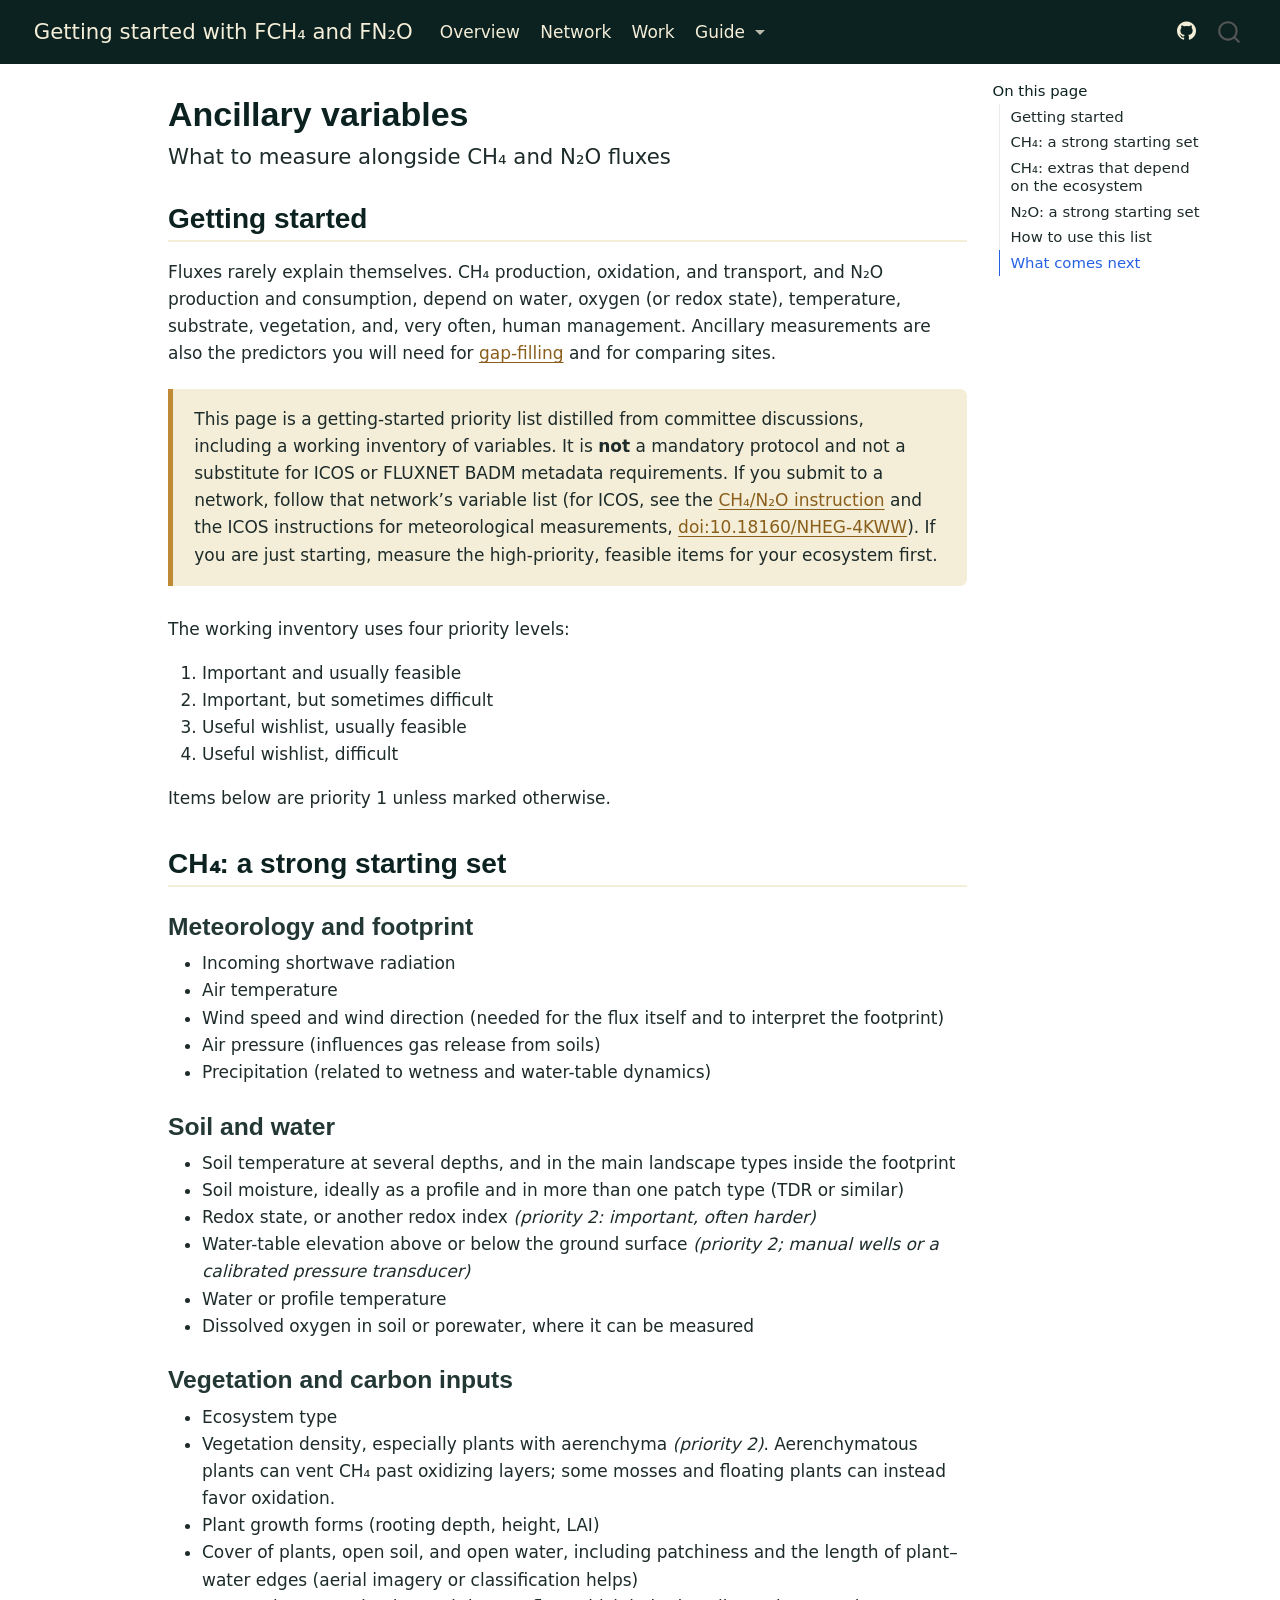
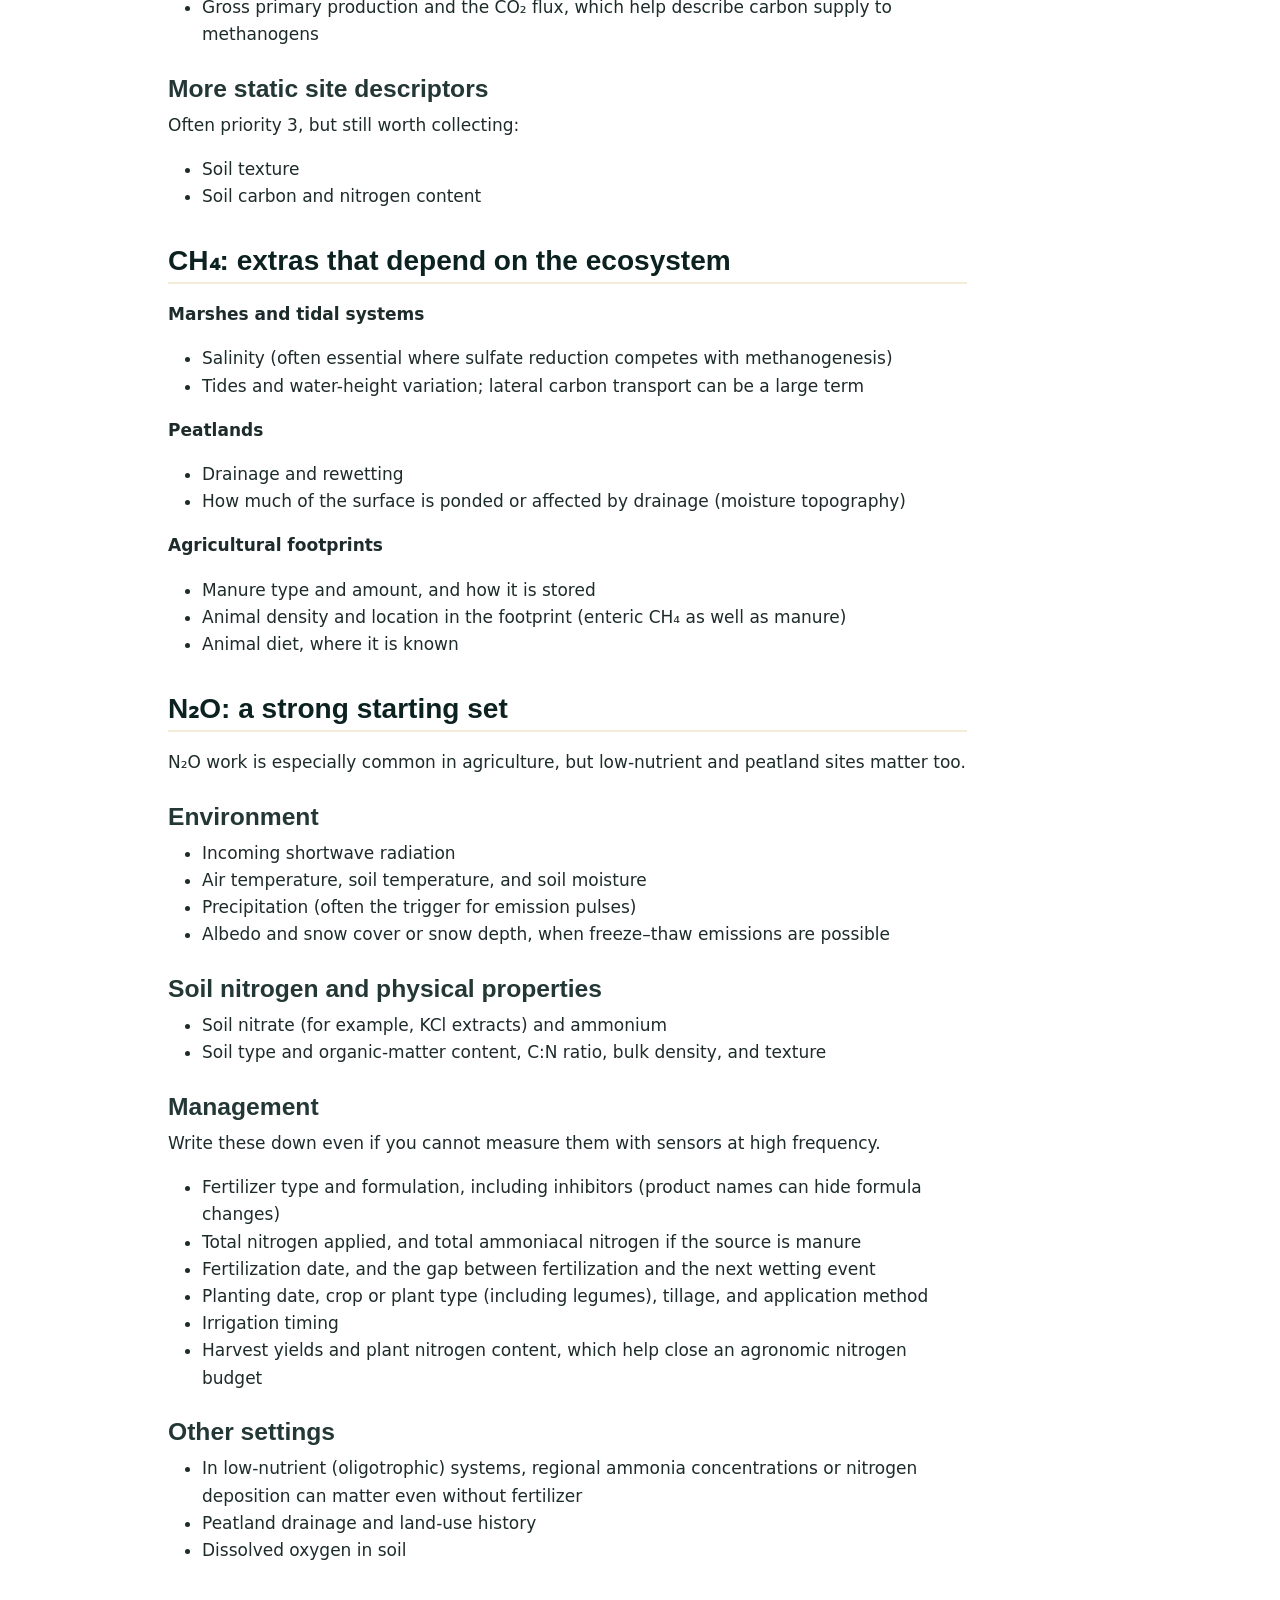
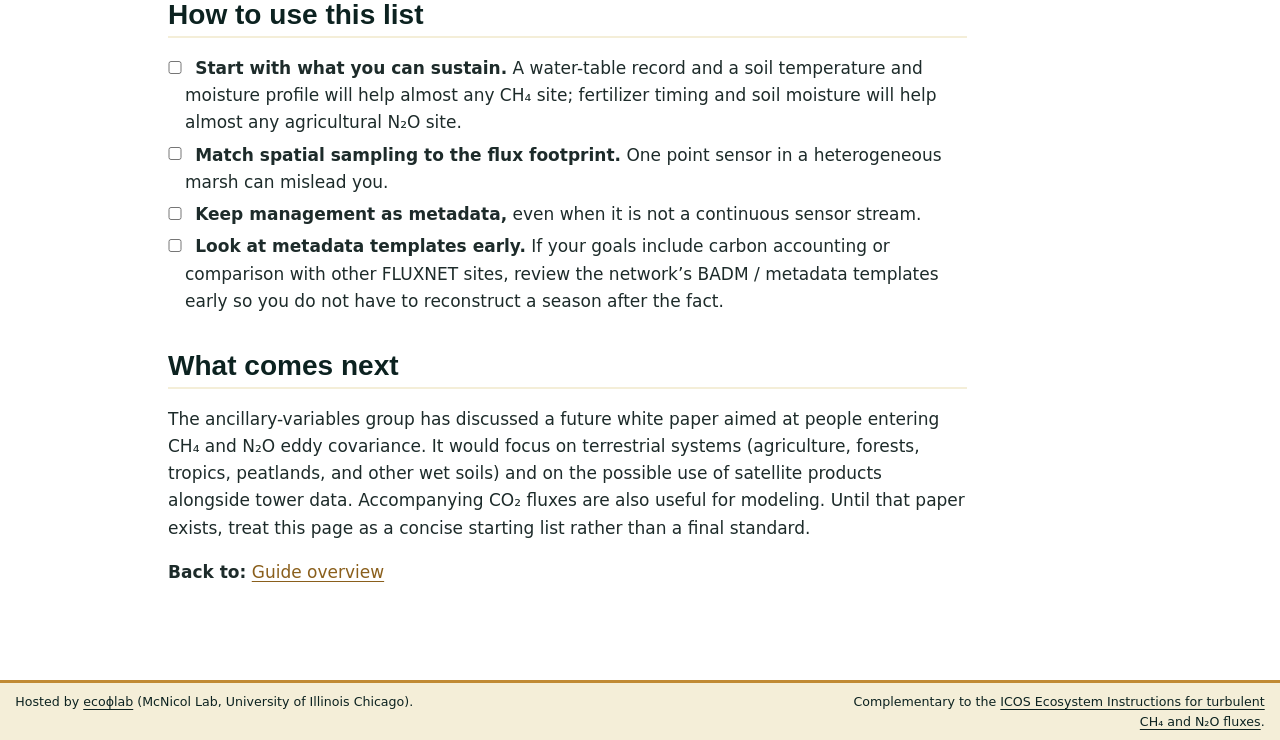
<file: guide/ancillary.html>
<!DOCTYPE html>
<html xmlns="http://www.w3.org/1999/xhtml" lang="en" xml:lang="en"><head>

<meta charset="utf-8">
<meta name="generator" content="quarto-1.8.25">

<meta name="viewport" content="width=device-width, initial-scale=1.0, user-scalable=yes">


<title>Ancillary variables – Getting started with FCH₄ and FN₂O</title>
<style>
code{white-space: pre-wrap;}
span.smallcaps{font-variant: small-caps;}
div.columns{display: flex; gap: min(4vw, 1.5em);}
div.column{flex: auto; overflow-x: auto;}
div.hanging-indent{margin-left: 1.5em; text-indent: -1.5em;}
ul.task-list{list-style: none;}
ul.task-list li input[type="checkbox"] {
  width: 0.8em;
  margin: 0 0.8em 0.2em -1em; /* quarto-specific, see https://github.com/quarto-dev/quarto-cli/issues/4556 */ 
  vertical-align: middle;
}
</style>


<script src="../site_libs/quarto-nav/quarto-nav.js"></script>
<script src="../site_libs/quarto-nav/headroom.min.js"></script>
<script src="../site_libs/clipboard/clipboard.min.js"></script>
<script src="../site_libs/quarto-search/autocomplete.umd.js"></script>
<script src="../site_libs/quarto-search/fuse.min.js"></script>
<script src="../site_libs/quarto-search/quarto-search.js"></script>
<meta name="quarto:offset" content="../">
<script src="../site_libs/quarto-html/quarto.js" type="module"></script>
<script src="../site_libs/quarto-html/tabsets/tabsets.js" type="module"></script>
<script src="../site_libs/quarto-html/axe/axe-check.js" type="module"></script>
<script src="../site_libs/quarto-html/popper.min.js"></script>
<script src="../site_libs/quarto-html/tippy.umd.min.js"></script>
<script src="../site_libs/quarto-html/anchor.min.js"></script>
<link href="../site_libs/quarto-html/tippy.css" rel="stylesheet">
<link href="../site_libs/quarto-html/quarto-syntax-highlighting-7b89279ff1a6dce999919e0e67d4d9ec.css" rel="stylesheet" id="quarto-text-highlighting-styles">
<script src="../site_libs/bootstrap/bootstrap.min.js"></script>
<link href="../site_libs/bootstrap/bootstrap-icons.css" rel="stylesheet">
<link href="../site_libs/bootstrap/bootstrap-6f5346b57d2c53b8e074c0757b8b391c.min.css" rel="stylesheet" append-hash="true" id="quarto-bootstrap" data-mode="light">
<script id="quarto-search-options" type="application/json">{
  "location": "navbar",
  "copy-button": false,
  "collapse-after": 3,
  "panel-placement": "end",
  "type": "overlay",
  "limit": 50,
  "keyboard-shortcut": [
    "f",
    "/",
    "s"
  ],
  "show-item-context": false,
  "language": {
    "search-no-results-text": "No results",
    "search-matching-documents-text": "matching documents",
    "search-copy-link-title": "Copy link to search",
    "search-hide-matches-text": "Hide additional matches",
    "search-more-match-text": "more match in this document",
    "search-more-matches-text": "more matches in this document",
    "search-clear-button-title": "Clear",
    "search-text-placeholder": "",
    "search-detached-cancel-button-title": "Cancel",
    "search-submit-button-title": "Submit",
    "search-label": "Search"
  }
}</script>
<style>html{ scroll-behavior: smooth; }</style>


<link rel="stylesheet" href="../styles.css">
</head>

<body class="nav-fixed quarto-light">

<div id="quarto-search-results"></div>
  <header id="quarto-header" class="headroom fixed-top">
    <nav class="navbar navbar-expand-lg " data-bs-theme="dark">
      <div class="navbar-container container-fluid">
      <div class="navbar-brand-container mx-auto">
    <a href="../index.html" class="navbar-brand navbar-brand-logo">
    </a>
    <a class="navbar-brand" href="../index.html">
    <span class="navbar-title">Getting started with FCH₄ and FN₂O</span>
    </a>
  </div>
            <div id="quarto-search" class="" title="Search"></div>
          <button class="navbar-toggler" type="button" data-bs-toggle="collapse" data-bs-target="#navbarCollapse" aria-controls="navbarCollapse" role="menu" aria-expanded="false" aria-label="Toggle navigation" onclick="if (window.quartoToggleHeadroom) { window.quartoToggleHeadroom(); }">
  <span class="navbar-toggler-icon"></span>
</button>
          <div class="collapse navbar-collapse" id="navbarCollapse">
            <ul class="navbar-nav navbar-nav-scroll me-auto">
  <li class="nav-item">
    <a class="nav-link" href="../index.html"> 
<span class="menu-text">Overview</span></a>
  </li>  
  <li class="nav-item">
    <a class="nav-link" href="../network.html"> 
<span class="menu-text">Network</span></a>
  </li>  
  <li class="nav-item">
    <a class="nav-link" href="../work.html"> 
<span class="menu-text">Work</span></a>
  </li>  
  <li class="nav-item dropdown ">
    <a class="nav-link dropdown-toggle" href="#" id="nav-menu-guide" role="link" data-bs-toggle="dropdown" aria-expanded="false">
 <span class="menu-text">Guide</span>
    </a>
    <ul class="dropdown-menu" aria-labelledby="nav-menu-guide">    
        <li>
    <a class="dropdown-item" href="../guide/index.html">
 <span class="dropdown-text">Guide overview</span></a>
  </li>  
        <li>
    <a class="dropdown-item" href="../guide/high-frequency.html">
 <span class="dropdown-text">High-frequency data collection and processing</span></a>
  </li>  
        <li>
    <a class="dropdown-item" href="../guide/half-hourly.html">
 <span class="dropdown-text">Half-hourly processing (gap-filling and uncertainty)</span></a>
  </li>  
        <li>
    <a class="dropdown-item" href="../guide/ancillary.html">
 <span class="dropdown-text">Ancillary variables</span></a>
  </li>  
    </ul>
  </li>
</ul>
            <ul class="navbar-nav navbar-nav-scroll ms-auto">
  <li class="nav-item compact">
    <a class="nav-link" href="https://github.com/McNicol-Lab/fch4-fn2o-guide"> <i class="bi bi-github" role="img" aria-label="Source on GitHub">
</i> 
<span class="menu-text"></span></a>
  </li>  
</ul>
          </div> <!-- /navcollapse -->
            <div class="quarto-navbar-tools">
</div>
      </div> <!-- /container-fluid -->
    </nav>
</header>
<!-- content -->
<div id="quarto-content" class="quarto-container page-columns page-rows-contents page-layout-article page-navbar">
<!-- sidebar -->
<!-- margin-sidebar -->
    <div id="quarto-margin-sidebar" class="sidebar margin-sidebar">
        <nav id="TOC" role="doc-toc" class="toc-active">
    <h2 id="toc-title">On this page</h2>
   
  <ul>
  <li><a href="#getting-started" id="toc-getting-started" class="nav-link active" data-scroll-target="#getting-started">Getting started</a></li>
  <li><a href="#ch₄-a-strong-starting-set" id="toc-ch₄-a-strong-starting-set" class="nav-link" data-scroll-target="#ch₄-a-strong-starting-set">CH₄: a strong starting set</a>
  <ul class="collapse">
  <li><a href="#meteorology-and-footprint" id="toc-meteorology-and-footprint" class="nav-link" data-scroll-target="#meteorology-and-footprint">Meteorology and footprint</a></li>
  <li><a href="#soil-and-water" id="toc-soil-and-water" class="nav-link" data-scroll-target="#soil-and-water">Soil and water</a></li>
  <li><a href="#vegetation-and-carbon-inputs" id="toc-vegetation-and-carbon-inputs" class="nav-link" data-scroll-target="#vegetation-and-carbon-inputs">Vegetation and carbon inputs</a></li>
  <li><a href="#more-static-site-descriptors" id="toc-more-static-site-descriptors" class="nav-link" data-scroll-target="#more-static-site-descriptors">More static site descriptors</a></li>
  </ul></li>
  <li><a href="#ch₄-extras-that-depend-on-the-ecosystem" id="toc-ch₄-extras-that-depend-on-the-ecosystem" class="nav-link" data-scroll-target="#ch₄-extras-that-depend-on-the-ecosystem">CH₄: extras that depend on the ecosystem</a></li>
  <li><a href="#n₂o-a-strong-starting-set" id="toc-n₂o-a-strong-starting-set" class="nav-link" data-scroll-target="#n₂o-a-strong-starting-set">N₂O: a strong starting set</a>
  <ul class="collapse">
  <li><a href="#environment" id="toc-environment" class="nav-link" data-scroll-target="#environment">Environment</a></li>
  <li><a href="#soil-nitrogen-and-physical-properties" id="toc-soil-nitrogen-and-physical-properties" class="nav-link" data-scroll-target="#soil-nitrogen-and-physical-properties">Soil nitrogen and physical properties</a></li>
  <li><a href="#management" id="toc-management" class="nav-link" data-scroll-target="#management">Management</a></li>
  <li><a href="#other-settings" id="toc-other-settings" class="nav-link" data-scroll-target="#other-settings">Other settings</a></li>
  </ul></li>
  <li><a href="#how-to-use-this-list" id="toc-how-to-use-this-list" class="nav-link" data-scroll-target="#how-to-use-this-list">How to use this list</a></li>
  <li><a href="#what-comes-next" id="toc-what-comes-next" class="nav-link" data-scroll-target="#what-comes-next">What comes next</a></li>
  </ul>
</nav>
    </div>
<!-- main -->
<main class="content" id="quarto-document-content">

<header id="title-block-header" class="quarto-title-block default">
<div class="quarto-title">
<h1 class="title">Ancillary variables</h1>
<p class="subtitle lead">What to measure alongside CH₄ and N₂O fluxes</p>
</div>



<div class="quarto-title-meta">

    
  
    
  </div>
  


</header>


<section id="getting-started" class="level2">
<h2 class="anchored" data-anchor-id="getting-started">Getting started</h2>
<p>Fluxes rarely explain themselves. CH₄ production, oxidation, and transport, and N₂O production and consumption, depend on water, oxygen (or redox state), temperature, substrate, vegetation, and, very often, human management. Ancillary measurements are also the predictors you will need for <a href="../guide/half-hourly.html#gap-filling">gap-filling</a> and for comparing sites.</p>
<div class="icos-box">
<p>This page is a getting-started priority list distilled from committee discussions, including a working inventory of variables. It is <strong>not</strong> a mandatory protocol and not a substitute for ICOS or FLUXNET BADM metadata requirements. If you submit to a network, follow that network’s variable list (for ICOS, see the <a href="https://www.europe-fluxdata.eu/icos/documents/instructions/eddych4n2o">CH₄/N₂O instruction</a> and the ICOS instructions for meteorological measurements, <a href="https://doi.org/10.18160/NHEG-4KWW">doi:10.18160/NHEG-4KWW</a>). If you are just starting, measure the high-priority, feasible items for your ecosystem first.</p>
</div>
<p>The working inventory uses four priority levels:</p>
<ol type="1">
<li>Important and usually feasible</li>
<li>Important, but sometimes difficult</li>
<li>Useful wishlist, usually feasible</li>
<li>Useful wishlist, difficult</li>
</ol>
<p>Items below are priority 1 unless marked otherwise.</p>
</section>
<section id="ch₄-a-strong-starting-set" class="level2">
<h2 class="anchored" data-anchor-id="ch₄-a-strong-starting-set">CH₄: a strong starting set</h2>
<section id="meteorology-and-footprint" class="level3">
<h3 class="anchored" data-anchor-id="meteorology-and-footprint">Meteorology and footprint</h3>
<ul>
<li>Incoming shortwave radiation</li>
<li>Air temperature</li>
<li>Wind speed and wind direction (needed for the flux itself and to interpret the footprint)</li>
<li>Air pressure (influences gas release from soils)</li>
<li>Precipitation (related to wetness and water-table dynamics)</li>
</ul>
</section>
<section id="soil-and-water" class="level3">
<h3 class="anchored" data-anchor-id="soil-and-water">Soil and water</h3>
<ul>
<li>Soil temperature at several depths, and in the main landscape types inside the footprint</li>
<li>Soil moisture, ideally as a profile and in more than one patch type (TDR or similar)</li>
<li>Redox state, or another redox index <em>(priority 2: important, often harder)</em></li>
<li>Water-table elevation above or below the ground surface <em>(priority 2; manual wells or a calibrated pressure transducer)</em></li>
<li>Water or profile temperature</li>
<li>Dissolved oxygen in soil or porewater, where it can be measured</li>
</ul>
</section>
<section id="vegetation-and-carbon-inputs" class="level3">
<h3 class="anchored" data-anchor-id="vegetation-and-carbon-inputs">Vegetation and carbon inputs</h3>
<ul>
<li>Ecosystem type</li>
<li>Vegetation density, especially plants with aerenchyma <em>(priority 2)</em>. Aerenchymatous plants can vent CH₄ past oxidizing layers; some mosses and floating plants can instead favor oxidation.</li>
<li>Plant growth forms (rooting depth, height, LAI)</li>
<li>Cover of plants, open soil, and open water, including patchiness and the length of plant–water edges (aerial imagery or classification helps)</li>
<li>Gross primary production and the CO₂ flux, which help describe carbon supply to methanogens</li>
</ul>
</section>
<section id="more-static-site-descriptors" class="level3">
<h3 class="anchored" data-anchor-id="more-static-site-descriptors">More static site descriptors</h3>
<p>Often priority 3, but still worth collecting:</p>
<ul>
<li>Soil texture</li>
<li>Soil carbon and nitrogen content</li>
</ul>
</section>
</section>
<section id="ch₄-extras-that-depend-on-the-ecosystem" class="level2">
<h2 class="anchored" data-anchor-id="ch₄-extras-that-depend-on-the-ecosystem">CH₄: extras that depend on the ecosystem</h2>
<p><strong>Marshes and tidal systems</strong></p>
<ul>
<li>Salinity (often essential where sulfate reduction competes with methanogenesis)</li>
<li>Tides and water-height variation; lateral carbon transport can be a large term</li>
</ul>
<p><strong>Peatlands</strong></p>
<ul>
<li>Drainage and rewetting</li>
<li>How much of the surface is ponded or affected by drainage (moisture topography)</li>
</ul>
<p><strong>Agricultural footprints</strong></p>
<ul>
<li>Manure type and amount, and how it is stored</li>
<li>Animal density and location in the footprint (enteric CH₄ as well as manure)</li>
<li>Animal diet, where it is known</li>
</ul>
</section>
<section id="n₂o-a-strong-starting-set" class="level2">
<h2 class="anchored" data-anchor-id="n₂o-a-strong-starting-set">N₂O: a strong starting set</h2>
<p>N₂O work is especially common in agriculture, but low-nutrient and peatland sites matter too.</p>
<section id="environment" class="level3">
<h3 class="anchored" data-anchor-id="environment">Environment</h3>
<ul>
<li>Incoming shortwave radiation</li>
<li>Air temperature, soil temperature, and soil moisture</li>
<li>Precipitation (often the trigger for emission pulses)</li>
<li>Albedo and snow cover or snow depth, when freeze–thaw emissions are possible</li>
</ul>
</section>
<section id="soil-nitrogen-and-physical-properties" class="level3">
<h3 class="anchored" data-anchor-id="soil-nitrogen-and-physical-properties">Soil nitrogen and physical properties</h3>
<ul>
<li>Soil nitrate (for example, KCl extracts) and ammonium</li>
<li>Soil type and organic-matter content, C:N ratio, bulk density, and texture</li>
</ul>
</section>
<section id="management" class="level3">
<h3 class="anchored" data-anchor-id="management">Management</h3>
<p>Write these down even if you cannot measure them with sensors at high frequency.</p>
<ul>
<li>Fertilizer type and formulation, including inhibitors (product names can hide formula changes)</li>
<li>Total nitrogen applied, and total ammoniacal nitrogen if the source is manure</li>
<li>Fertilization date, and the gap between fertilization and the next wetting event</li>
<li>Planting date, crop or plant type (including legumes), tillage, and application method</li>
<li>Irrigation timing</li>
<li>Harvest yields and plant nitrogen content, which help close an agronomic nitrogen budget</li>
</ul>
</section>
<section id="other-settings" class="level3">
<h3 class="anchored" data-anchor-id="other-settings">Other settings</h3>
<ul>
<li>In low-nutrient (oligotrophic) systems, regional ammonia concentrations or nitrogen deposition can matter even without fertilizer</li>
<li>Peatland drainage and land-use history</li>
<li>Dissolved oxygen in soil</li>
</ul>
</section>
</section>
<section id="how-to-use-this-list" class="level2">
<h2 class="anchored" data-anchor-id="how-to-use-this-list">How to use this list</h2>
<ul class="task-list">
<li><label><input type="checkbox"><strong>Start with what you can sustain.</strong> A water-table record and a soil temperature and moisture profile will help almost any CH₄ site; fertilizer timing and soil moisture will help almost any agricultural N₂O site.</label></li>
<li><label><input type="checkbox"><strong>Match spatial sampling to the flux footprint.</strong> One point sensor in a heterogeneous marsh can mislead you.</label></li>
<li><label><input type="checkbox"><strong>Keep management as metadata,</strong> even when it is not a continuous sensor stream.</label></li>
<li><label><input type="checkbox"><strong>Look at metadata templates early.</strong> If your goals include carbon accounting or comparison with other FLUXNET sites, review the network’s BADM / metadata templates early so you do not have to reconstruct a season after the fact.</label></li>
</ul>
</section>
<section id="what-comes-next" class="level2">
<h2 class="anchored" data-anchor-id="what-comes-next">What comes next</h2>
<p>The ancillary-variables group has discussed a future white paper aimed at people entering CH₄ and N₂O eddy covariance. It would focus on terrestrial systems (agriculture, forests, tropics, peatlands, and other wet soils) and on the possible use of satellite products alongside tower data. Accompanying CO₂ fluxes are also useful for modeling. Until that paper exists, treat this page as a concise starting list rather than a final standard.</p>
<p><strong>Back to:</strong> <a href="../guide/index.html">Guide overview</a></p>


</section>

</main> <!-- /main -->
<script id="quarto-html-after-body" type="application/javascript">
  window.document.addEventListener("DOMContentLoaded", function (event) {
    const icon = "";
    const anchorJS = new window.AnchorJS();
    anchorJS.options = {
      placement: 'right',
      icon: icon
    };
    anchorJS.add('.anchored');
    const isCodeAnnotation = (el) => {
      for (const clz of el.classList) {
        if (clz.startsWith('code-annotation-')) {                     
          return true;
        }
      }
      return false;
    }
    const onCopySuccess = function(e) {
      // button target
      const button = e.trigger;
      // don't keep focus
      button.blur();
      // flash "checked"
      button.classList.add('code-copy-button-checked');
      var currentTitle = button.getAttribute("title");
      button.setAttribute("title", "Copied!");
      let tooltip;
      if (window.bootstrap) {
        button.setAttribute("data-bs-toggle", "tooltip");
        button.setAttribute("data-bs-placement", "left");
        button.setAttribute("data-bs-title", "Copied!");
        tooltip = new bootstrap.Tooltip(button, 
          { trigger: "manual", 
            customClass: "code-copy-button-tooltip",
            offset: [0, -8]});
        tooltip.show();    
      }
      setTimeout(function() {
        if (tooltip) {
          tooltip.hide();
          button.removeAttribute("data-bs-title");
          button.removeAttribute("data-bs-toggle");
          button.removeAttribute("data-bs-placement");
        }
        button.setAttribute("title", currentTitle);
        button.classList.remove('code-copy-button-checked');
      }, 1000);
      // clear code selection
      e.clearSelection();
    }
    const getTextToCopy = function(trigger) {
      const outerScaffold = trigger.parentElement.cloneNode(true);
      const codeEl = outerScaffold.querySelector('code');
      for (const childEl of codeEl.children) {
        if (isCodeAnnotation(childEl)) {
          childEl.remove();
        }
      }
      return codeEl.innerText;
    }
    const clipboard = new window.ClipboardJS('.code-copy-button:not([data-in-quarto-modal])', {
      text: getTextToCopy
    });
    clipboard.on('success', onCopySuccess);
    if (window.document.getElementById('quarto-embedded-source-code-modal')) {
      const clipboardModal = new window.ClipboardJS('.code-copy-button[data-in-quarto-modal]', {
        text: getTextToCopy,
        container: window.document.getElementById('quarto-embedded-source-code-modal')
      });
      clipboardModal.on('success', onCopySuccess);
    }
      var localhostRegex = new RegExp(/^(?:http|https):\/\/localhost\:?[0-9]*\//);
      var mailtoRegex = new RegExp(/^mailto:/);
        var filterRegex = new RegExp("https:\/\/mcnicol-lab\.github\.io\/fch4-fn2o-guide\/");
      var isInternal = (href) => {
          return filterRegex.test(href) || localhostRegex.test(href) || mailtoRegex.test(href);
      }
      // Inspect non-navigation links and adorn them if external
     var links = window.document.querySelectorAll('a[href]:not(.nav-link):not(.navbar-brand):not(.toc-action):not(.sidebar-link):not(.sidebar-item-toggle):not(.pagination-link):not(.no-external):not([aria-hidden]):not(.dropdown-item):not(.quarto-navigation-tool):not(.about-link)');
      for (var i=0; i<links.length; i++) {
        const link = links[i];
        if (!isInternal(link.href)) {
          // undo the damage that might have been done by quarto-nav.js in the case of
          // links that we want to consider external
          if (link.dataset.originalHref !== undefined) {
            link.href = link.dataset.originalHref;
          }
            // target, if specified
            link.setAttribute("target", "_blank");
            if (link.getAttribute("rel") === null) {
              link.setAttribute("rel", "noopener");
            }
        }
      }
    function tippyHover(el, contentFn, onTriggerFn, onUntriggerFn) {
      const config = {
        allowHTML: true,
        maxWidth: 500,
        delay: 100,
        arrow: false,
        appendTo: function(el) {
            return el.parentElement;
        },
        interactive: true,
        interactiveBorder: 10,
        theme: 'quarto',
        placement: 'bottom-start',
      };
      if (contentFn) {
        config.content = contentFn;
      }
      if (onTriggerFn) {
        config.onTrigger = onTriggerFn;
      }
      if (onUntriggerFn) {
        config.onUntrigger = onUntriggerFn;
      }
      window.tippy(el, config); 
    }
    const noterefs = window.document.querySelectorAll('a[role="doc-noteref"]');
    for (var i=0; i<noterefs.length; i++) {
      const ref = noterefs[i];
      tippyHover(ref, function() {
        // use id or data attribute instead here
        let href = ref.getAttribute('data-footnote-href') || ref.getAttribute('href');
        try { href = new URL(href).hash; } catch {}
        const id = href.replace(/^#\/?/, "");
        const note = window.document.getElementById(id);
        if (note) {
          return note.innerHTML;
        } else {
          return "";
        }
      });
    }
    const xrefs = window.document.querySelectorAll('a.quarto-xref');
    const processXRef = (id, note) => {
      // Strip column container classes
      const stripColumnClz = (el) => {
        el.classList.remove("page-full", "page-columns");
        if (el.children) {
          for (const child of el.children) {
            stripColumnClz(child);
          }
        }
      }
      stripColumnClz(note)
      if (id === null || id.startsWith('sec-')) {
        // Special case sections, only their first couple elements
        const container = document.createElement("div");
        if (note.children && note.children.length > 2) {
          container.appendChild(note.children[0].cloneNode(true));
          for (let i = 1; i < note.children.length; i++) {
            const child = note.children[i];
            if (child.tagName === "P" && child.innerText === "") {
              continue;
            } else {
              container.appendChild(child.cloneNode(true));
              break;
            }
          }
          if (window.Quarto?.typesetMath) {
            window.Quarto.typesetMath(container);
          }
          return container.innerHTML
        } else {
          if (window.Quarto?.typesetMath) {
            window.Quarto.typesetMath(note);
          }
          return note.innerHTML;
        }
      } else {
        // Remove any anchor links if they are present
        const anchorLink = note.querySelector('a.anchorjs-link');
        if (anchorLink) {
          anchorLink.remove();
        }
        if (window.Quarto?.typesetMath) {
          window.Quarto.typesetMath(note);
        }
        if (note.classList.contains("callout")) {
          return note.outerHTML;
        } else {
          return note.innerHTML;
        }
      }
    }
    for (var i=0; i<xrefs.length; i++) {
      const xref = xrefs[i];
      tippyHover(xref, undefined, function(instance) {
        instance.disable();
        let url = xref.getAttribute('href');
        let hash = undefined; 
        if (url.startsWith('#')) {
          hash = url;
        } else {
          try { hash = new URL(url).hash; } catch {}
        }
        if (hash) {
          const id = hash.replace(/^#\/?/, "");
          const note = window.document.getElementById(id);
          if (note !== null) {
            try {
              const html = processXRef(id, note.cloneNode(true));
              instance.setContent(html);
            } finally {
              instance.enable();
              instance.show();
            }
          } else {
            // See if we can fetch this
            fetch(url.split('#')[0])
            .then(res => res.text())
            .then(html => {
              const parser = new DOMParser();
              const htmlDoc = parser.parseFromString(html, "text/html");
              const note = htmlDoc.getElementById(id);
              if (note !== null) {
                const html = processXRef(id, note);
                instance.setContent(html);
              } 
            }).finally(() => {
              instance.enable();
              instance.show();
            });
          }
        } else {
          // See if we can fetch a full url (with no hash to target)
          // This is a special case and we should probably do some content thinning / targeting
          fetch(url)
          .then(res => res.text())
          .then(html => {
            const parser = new DOMParser();
            const htmlDoc = parser.parseFromString(html, "text/html");
            const note = htmlDoc.querySelector('main.content');
            if (note !== null) {
              // This should only happen for chapter cross references
              // (since there is no id in the URL)
              // remove the first header
              if (note.children.length > 0 && note.children[0].tagName === "HEADER") {
                note.children[0].remove();
              }
              const html = processXRef(null, note);
              instance.setContent(html);
            } 
          }).finally(() => {
            instance.enable();
            instance.show();
          });
        }
      }, function(instance) {
      });
    }
        let selectedAnnoteEl;
        const selectorForAnnotation = ( cell, annotation) => {
          let cellAttr = 'data-code-cell="' + cell + '"';
          let lineAttr = 'data-code-annotation="' +  annotation + '"';
          const selector = 'span[' + cellAttr + '][' + lineAttr + ']';
          return selector;
        }
        const selectCodeLines = (annoteEl) => {
          const doc = window.document;
          const targetCell = annoteEl.getAttribute("data-target-cell");
          const targetAnnotation = annoteEl.getAttribute("data-target-annotation");
          const annoteSpan = window.document.querySelector(selectorForAnnotation(targetCell, targetAnnotation));
          const lines = annoteSpan.getAttribute("data-code-lines").split(",");
          const lineIds = lines.map((line) => {
            return targetCell + "-" + line;
          })
          let top = null;
          let height = null;
          let parent = null;
          if (lineIds.length > 0) {
              //compute the position of the single el (top and bottom and make a div)
              const el = window.document.getElementById(lineIds[0]);
              top = el.offsetTop;
              height = el.offsetHeight;
              parent = el.parentElement.parentElement;
            if (lineIds.length > 1) {
              const lastEl = window.document.getElementById(lineIds[lineIds.length - 1]);
              const bottom = lastEl.offsetTop + lastEl.offsetHeight;
              height = bottom - top;
            }
            if (top !== null && height !== null && parent !== null) {
              // cook up a div (if necessary) and position it 
              let div = window.document.getElementById("code-annotation-line-highlight");
              if (div === null) {
                div = window.document.createElement("div");
                div.setAttribute("id", "code-annotation-line-highlight");
                div.style.position = 'absolute';
                parent.appendChild(div);
              }
              div.style.top = top - 2 + "px";
              div.style.height = height + 4 + "px";
              div.style.left = 0;
              let gutterDiv = window.document.getElementById("code-annotation-line-highlight-gutter");
              if (gutterDiv === null) {
                gutterDiv = window.document.createElement("div");
                gutterDiv.setAttribute("id", "code-annotation-line-highlight-gutter");
                gutterDiv.style.position = 'absolute';
                const codeCell = window.document.getElementById(targetCell);
                const gutter = codeCell.querySelector('.code-annotation-gutter');
                gutter.appendChild(gutterDiv);
              }
              gutterDiv.style.top = top - 2 + "px";
              gutterDiv.style.height = height + 4 + "px";
            }
            selectedAnnoteEl = annoteEl;
          }
        };
        const unselectCodeLines = () => {
          const elementsIds = ["code-annotation-line-highlight", "code-annotation-line-highlight-gutter"];
          elementsIds.forEach((elId) => {
            const div = window.document.getElementById(elId);
            if (div) {
              div.remove();
            }
          });
          selectedAnnoteEl = undefined;
        };
          // Handle positioning of the toggle
      window.addEventListener(
        "resize",
        throttle(() => {
          elRect = undefined;
          if (selectedAnnoteEl) {
            selectCodeLines(selectedAnnoteEl);
          }
        }, 10)
      );
      function throttle(fn, ms) {
      let throttle = false;
      let timer;
        return (...args) => {
          if(!throttle) { // first call gets through
              fn.apply(this, args);
              throttle = true;
          } else { // all the others get throttled
              if(timer) clearTimeout(timer); // cancel #2
              timer = setTimeout(() => {
                fn.apply(this, args);
                timer = throttle = false;
              }, ms);
          }
        };
      }
        // Attach click handler to the DT
        const annoteDls = window.document.querySelectorAll('dt[data-target-cell]');
        for (const annoteDlNode of annoteDls) {
          annoteDlNode.addEventListener('click', (event) => {
            const clickedEl = event.target;
            if (clickedEl !== selectedAnnoteEl) {
              unselectCodeLines();
              const activeEl = window.document.querySelector('dt[data-target-cell].code-annotation-active');
              if (activeEl) {
                activeEl.classList.remove('code-annotation-active');
              }
              selectCodeLines(clickedEl);
              clickedEl.classList.add('code-annotation-active');
            } else {
              // Unselect the line
              unselectCodeLines();
              clickedEl.classList.remove('code-annotation-active');
            }
          });
        }
    const findCites = (el) => {
      const parentEl = el.parentElement;
      if (parentEl) {
        const cites = parentEl.dataset.cites;
        if (cites) {
          return {
            el,
            cites: cites.split(' ')
          };
        } else {
          return findCites(el.parentElement)
        }
      } else {
        return undefined;
      }
    };
    var bibliorefs = window.document.querySelectorAll('a[role="doc-biblioref"]');
    for (var i=0; i<bibliorefs.length; i++) {
      const ref = bibliorefs[i];
      const citeInfo = findCites(ref);
      if (citeInfo) {
        tippyHover(citeInfo.el, function() {
          var popup = window.document.createElement('div');
          citeInfo.cites.forEach(function(cite) {
            var citeDiv = window.document.createElement('div');
            citeDiv.classList.add('hanging-indent');
            citeDiv.classList.add('csl-entry');
            var biblioDiv = window.document.getElementById('ref-' + cite);
            if (biblioDiv) {
              citeDiv.innerHTML = biblioDiv.innerHTML;
            }
            popup.appendChild(citeDiv);
          });
          return popup.innerHTML;
        });
      }
    }
  });
  </script>
</div> <!-- /content -->
<footer class="footer">
  <div class="nav-footer">
    <div class="nav-footer-left">
<p>Hosted by <a href="https://mcnicol-lab.github.io/ecophilab/">ecoϕlab</a> (McNicol Lab, University of Illinois Chicago).</p>
</div>   
    <div class="nav-footer-center">
      &nbsp;
    </div>
    <div class="nav-footer-right">
<p>Complementary to the <a href="https://www.europe-fluxdata.eu/icos/documents/instructions/eddych4n2o">ICOS Ecosystem Instructions for turbulent CH₄ and N₂O fluxes</a>.</p>
</div>
  </div>
</footer>




<script src="../site_libs/quarto-html/zenscroll-min.js"></script>
</body></html>
</file>
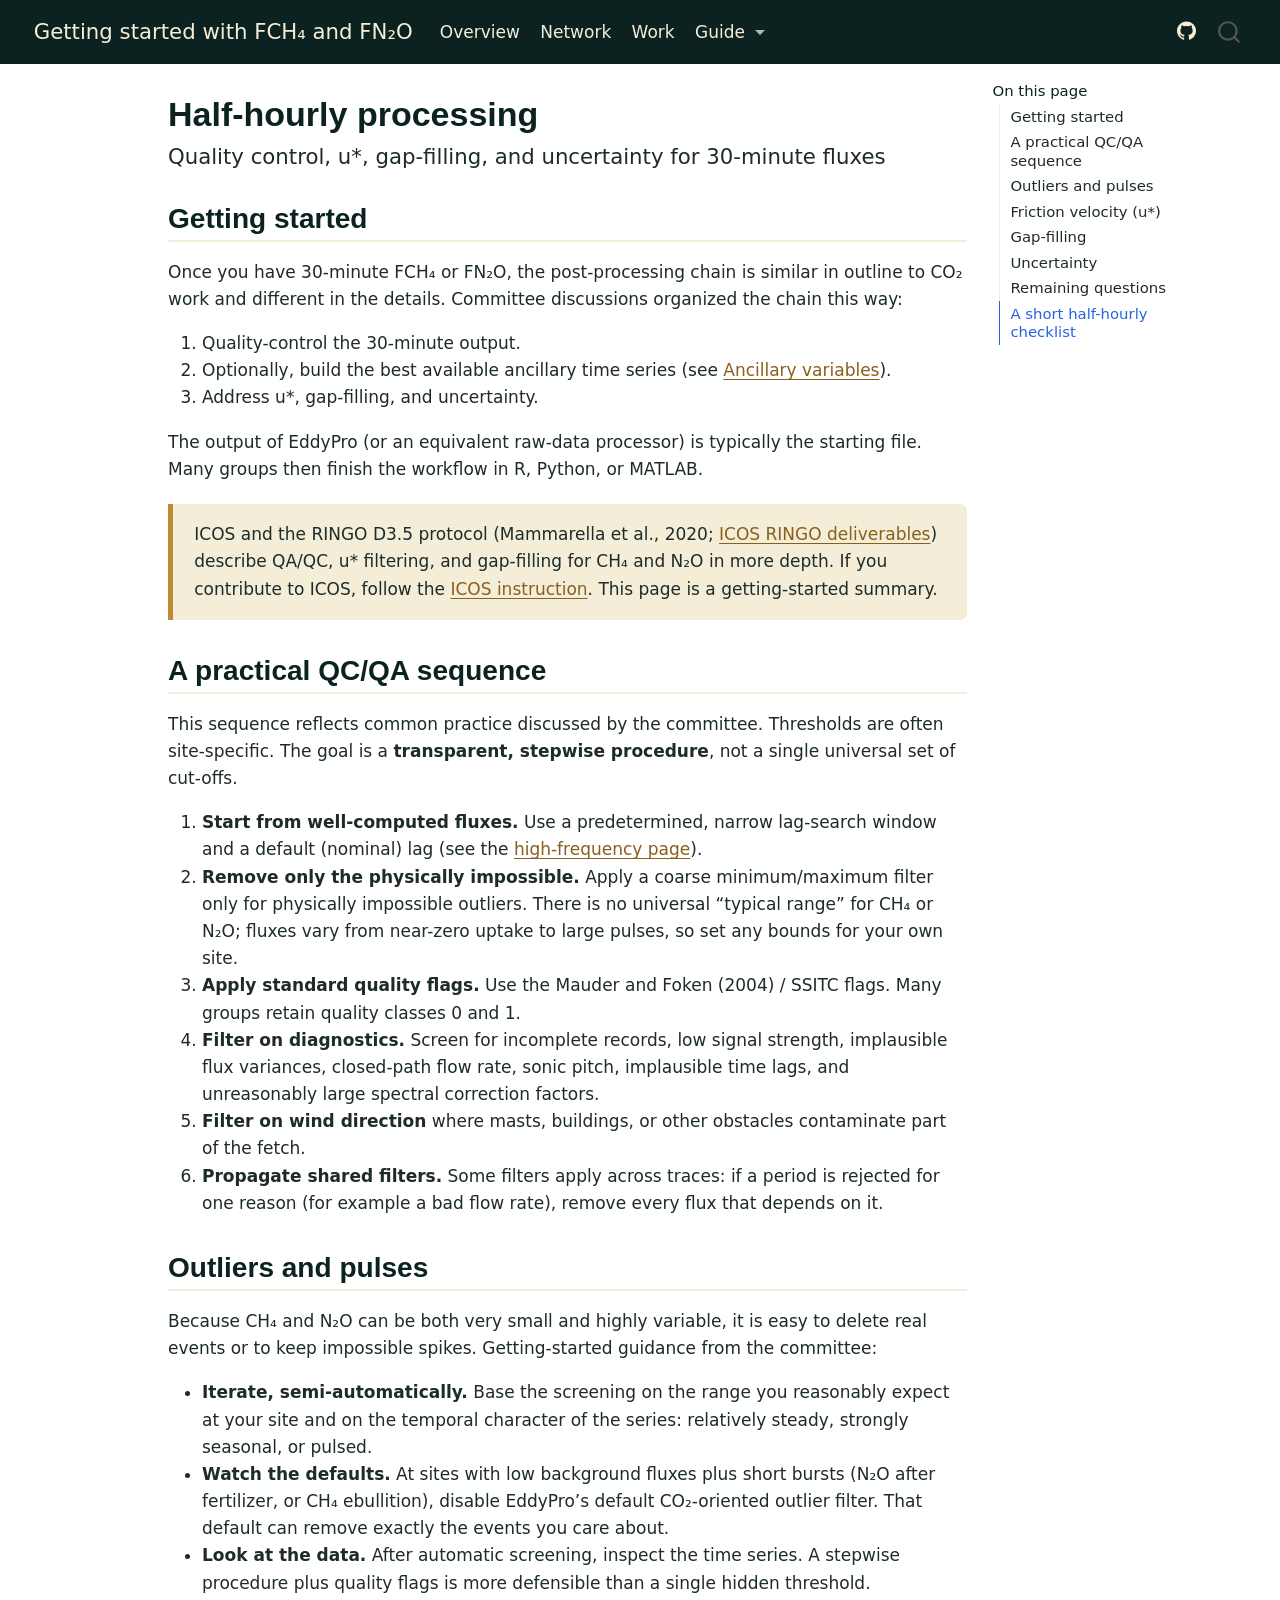
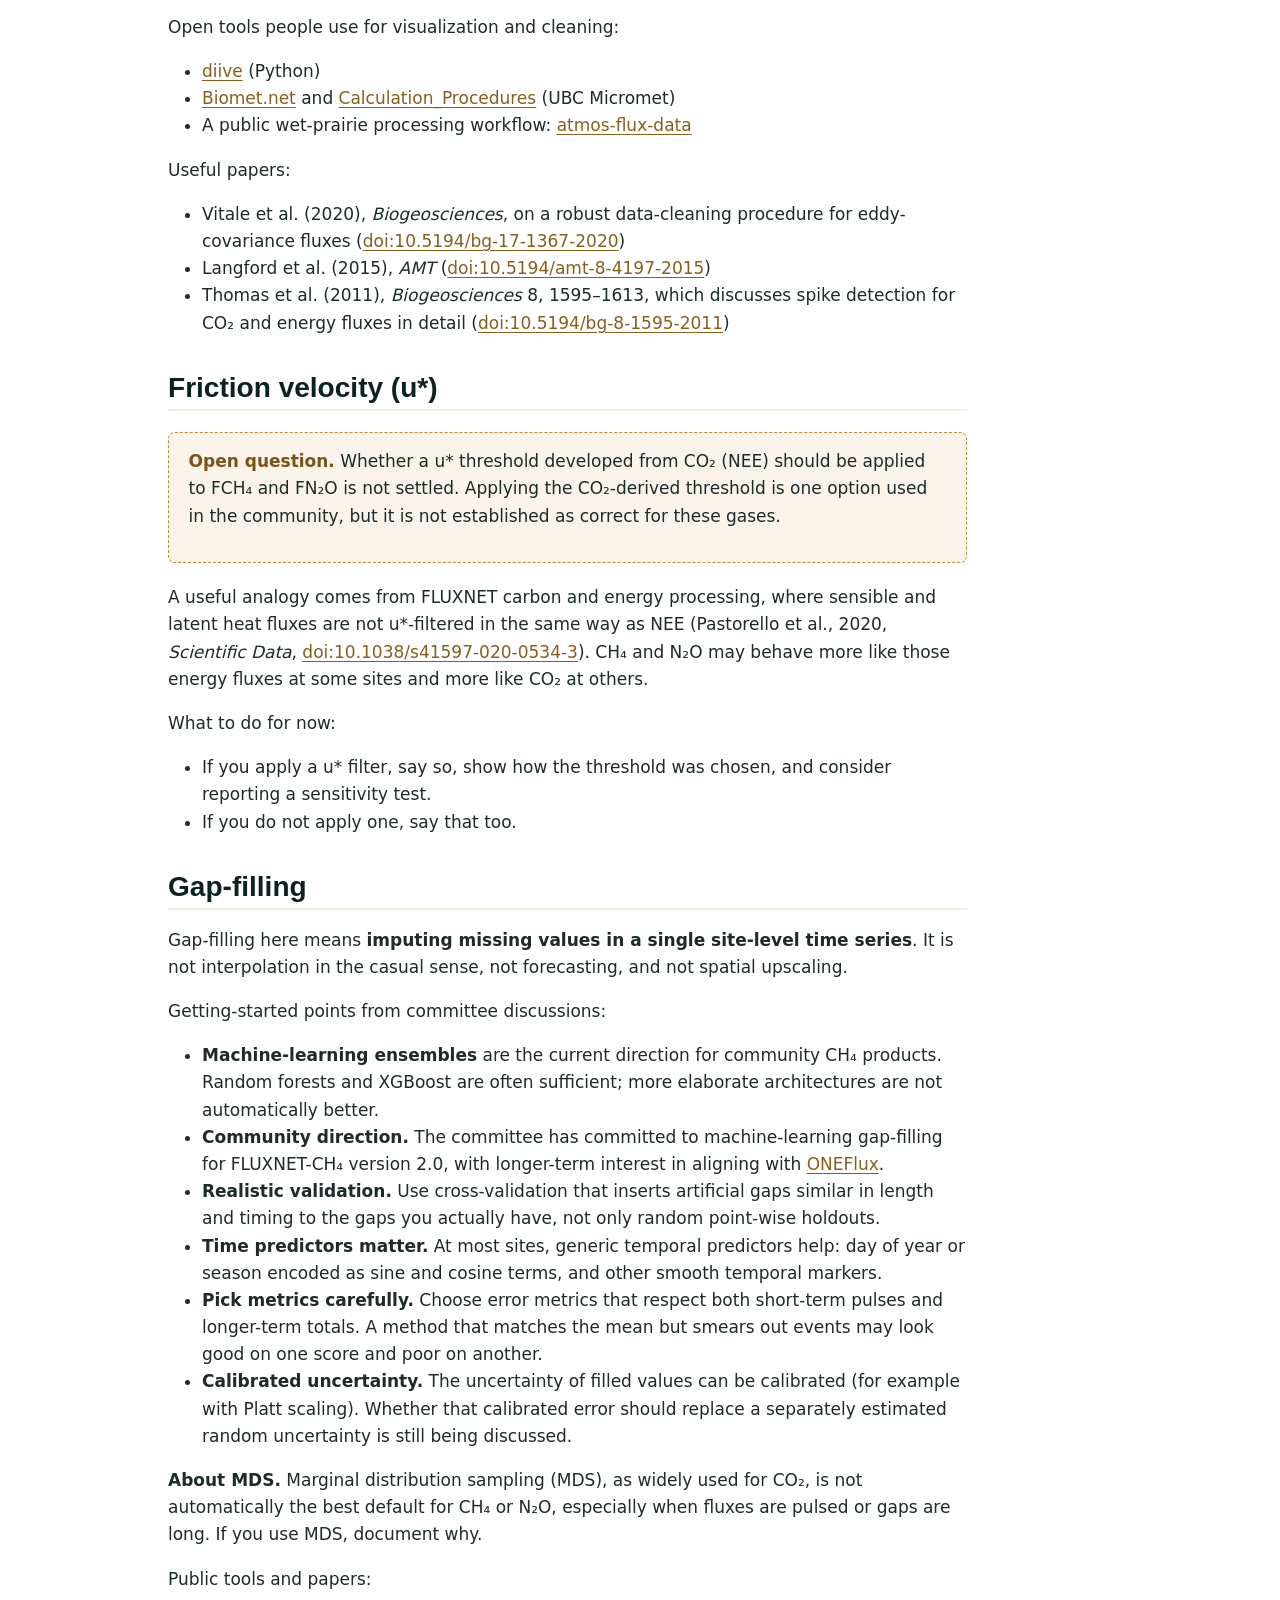
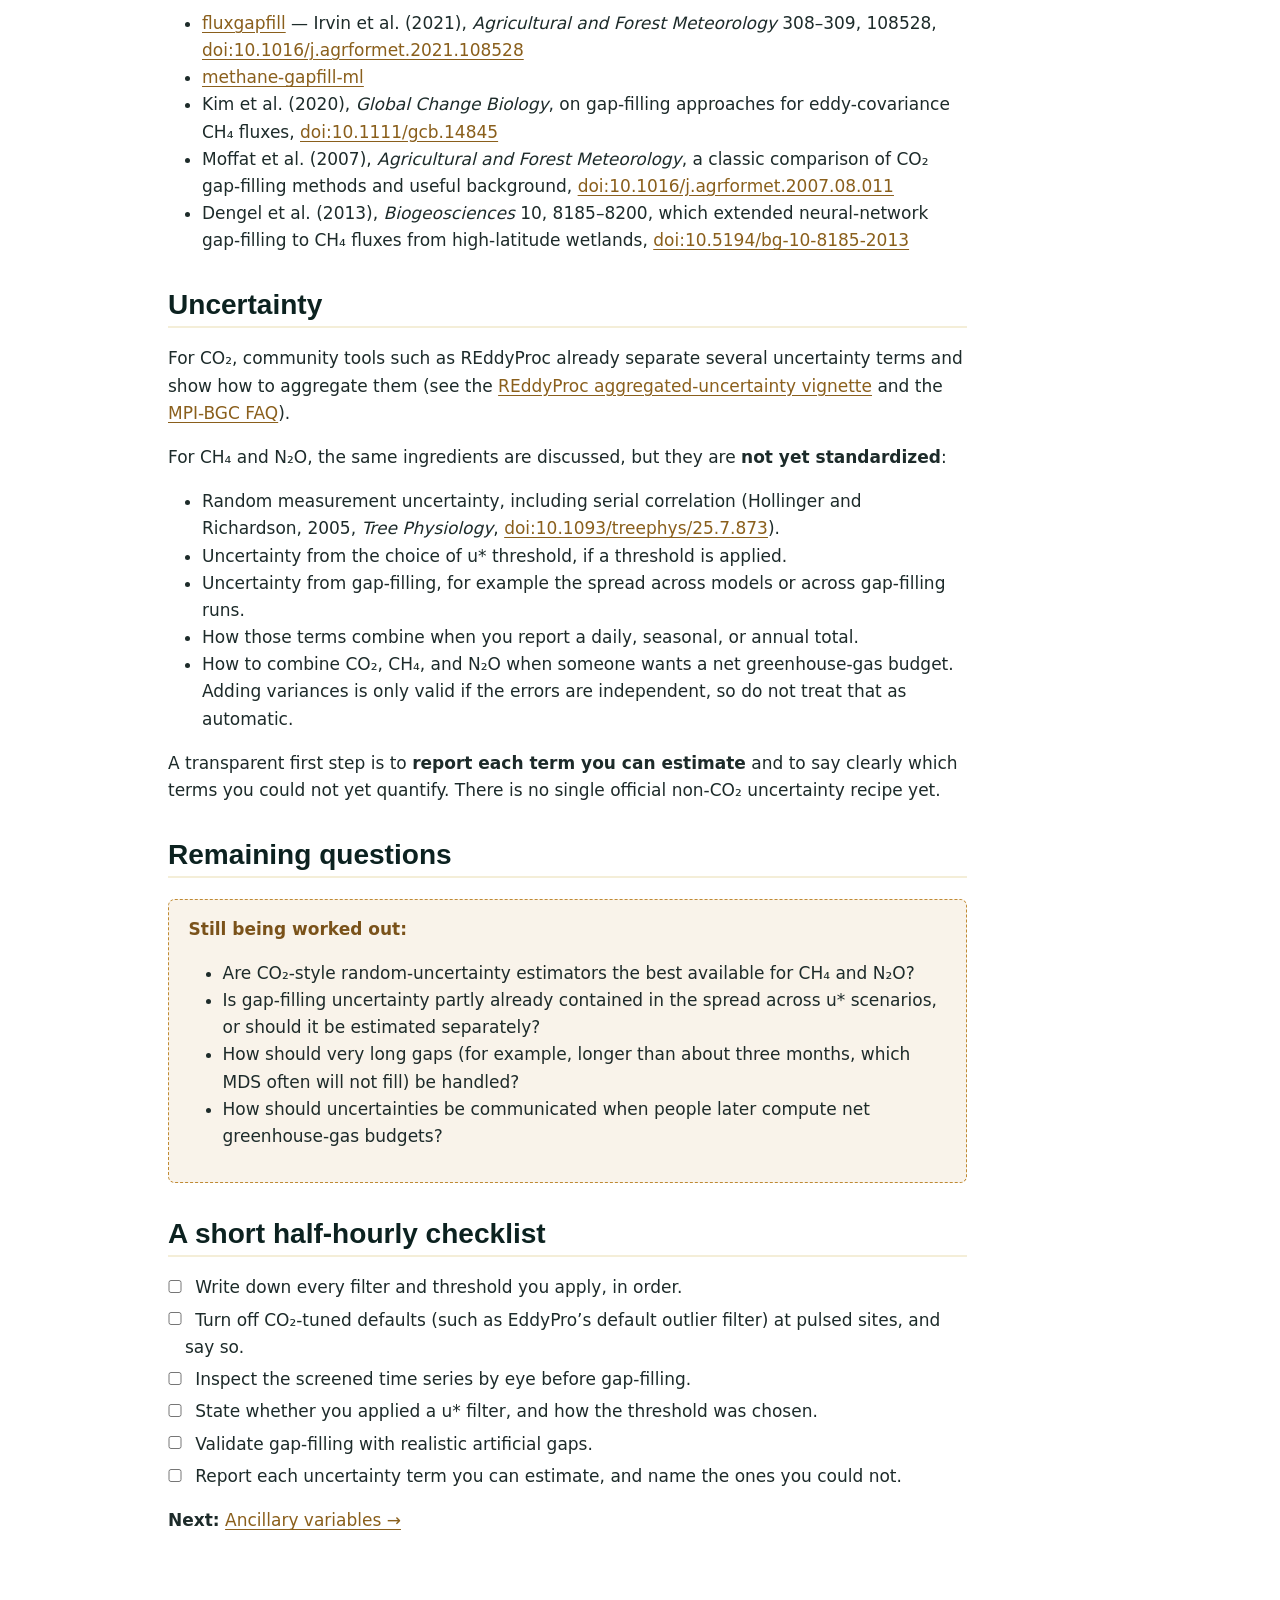
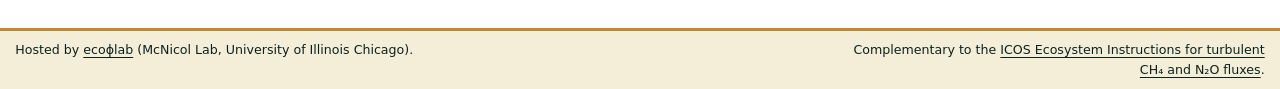
<file: guide/half-hourly.html>
<!DOCTYPE html>
<html xmlns="http://www.w3.org/1999/xhtml" lang="en" xml:lang="en"><head>

<meta charset="utf-8">
<meta name="generator" content="quarto-1.8.25">

<meta name="viewport" content="width=device-width, initial-scale=1.0, user-scalable=yes">


<title>Half-hourly processing – Getting started with FCH₄ and FN₂O</title>
<style>
code{white-space: pre-wrap;}
span.smallcaps{font-variant: small-caps;}
div.columns{display: flex; gap: min(4vw, 1.5em);}
div.column{flex: auto; overflow-x: auto;}
div.hanging-indent{margin-left: 1.5em; text-indent: -1.5em;}
ul.task-list{list-style: none;}
ul.task-list li input[type="checkbox"] {
  width: 0.8em;
  margin: 0 0.8em 0.2em -1em; /* quarto-specific, see https://github.com/quarto-dev/quarto-cli/issues/4556 */ 
  vertical-align: middle;
}
</style>


<script src="../site_libs/quarto-nav/quarto-nav.js"></script>
<script src="../site_libs/quarto-nav/headroom.min.js"></script>
<script src="../site_libs/clipboard/clipboard.min.js"></script>
<script src="../site_libs/quarto-search/autocomplete.umd.js"></script>
<script src="../site_libs/quarto-search/fuse.min.js"></script>
<script src="../site_libs/quarto-search/quarto-search.js"></script>
<meta name="quarto:offset" content="../">
<script src="../site_libs/quarto-html/quarto.js" type="module"></script>
<script src="../site_libs/quarto-html/tabsets/tabsets.js" type="module"></script>
<script src="../site_libs/quarto-html/axe/axe-check.js" type="module"></script>
<script src="../site_libs/quarto-html/popper.min.js"></script>
<script src="../site_libs/quarto-html/tippy.umd.min.js"></script>
<script src="../site_libs/quarto-html/anchor.min.js"></script>
<link href="../site_libs/quarto-html/tippy.css" rel="stylesheet">
<link href="../site_libs/quarto-html/quarto-syntax-highlighting-7b89279ff1a6dce999919e0e67d4d9ec.css" rel="stylesheet" id="quarto-text-highlighting-styles">
<script src="../site_libs/bootstrap/bootstrap.min.js"></script>
<link href="../site_libs/bootstrap/bootstrap-icons.css" rel="stylesheet">
<link href="../site_libs/bootstrap/bootstrap-6f5346b57d2c53b8e074c0757b8b391c.min.css" rel="stylesheet" append-hash="true" id="quarto-bootstrap" data-mode="light">
<script id="quarto-search-options" type="application/json">{
  "location": "navbar",
  "copy-button": false,
  "collapse-after": 3,
  "panel-placement": "end",
  "type": "overlay",
  "limit": 50,
  "keyboard-shortcut": [
    "f",
    "/",
    "s"
  ],
  "show-item-context": false,
  "language": {
    "search-no-results-text": "No results",
    "search-matching-documents-text": "matching documents",
    "search-copy-link-title": "Copy link to search",
    "search-hide-matches-text": "Hide additional matches",
    "search-more-match-text": "more match in this document",
    "search-more-matches-text": "more matches in this document",
    "search-clear-button-title": "Clear",
    "search-text-placeholder": "",
    "search-detached-cancel-button-title": "Cancel",
    "search-submit-button-title": "Submit",
    "search-label": "Search"
  }
}</script>
<style>html{ scroll-behavior: smooth; }</style>


<link rel="stylesheet" href="../styles.css">
</head>

<body class="nav-fixed quarto-light">

<div id="quarto-search-results"></div>
  <header id="quarto-header" class="headroom fixed-top">
    <nav class="navbar navbar-expand-lg " data-bs-theme="dark">
      <div class="navbar-container container-fluid">
      <div class="navbar-brand-container mx-auto">
    <a href="../index.html" class="navbar-brand navbar-brand-logo">
    </a>
    <a class="navbar-brand" href="../index.html">
    <span class="navbar-title">Getting started with FCH₄ and FN₂O</span>
    </a>
  </div>
            <div id="quarto-search" class="" title="Search"></div>
          <button class="navbar-toggler" type="button" data-bs-toggle="collapse" data-bs-target="#navbarCollapse" aria-controls="navbarCollapse" role="menu" aria-expanded="false" aria-label="Toggle navigation" onclick="if (window.quartoToggleHeadroom) { window.quartoToggleHeadroom(); }">
  <span class="navbar-toggler-icon"></span>
</button>
          <div class="collapse navbar-collapse" id="navbarCollapse">
            <ul class="navbar-nav navbar-nav-scroll me-auto">
  <li class="nav-item">
    <a class="nav-link" href="../index.html"> 
<span class="menu-text">Overview</span></a>
  </li>  
  <li class="nav-item">
    <a class="nav-link" href="../network.html"> 
<span class="menu-text">Network</span></a>
  </li>  
  <li class="nav-item">
    <a class="nav-link" href="../work.html"> 
<span class="menu-text">Work</span></a>
  </li>  
  <li class="nav-item dropdown ">
    <a class="nav-link dropdown-toggle" href="#" id="nav-menu-guide" role="link" data-bs-toggle="dropdown" aria-expanded="false">
 <span class="menu-text">Guide</span>
    </a>
    <ul class="dropdown-menu" aria-labelledby="nav-menu-guide">    
        <li>
    <a class="dropdown-item" href="../guide/index.html">
 <span class="dropdown-text">Guide overview</span></a>
  </li>  
        <li>
    <a class="dropdown-item" href="../guide/high-frequency.html">
 <span class="dropdown-text">High-frequency data collection and processing</span></a>
  </li>  
        <li>
    <a class="dropdown-item" href="../guide/half-hourly.html">
 <span class="dropdown-text">Half-hourly processing (gap-filling and uncertainty)</span></a>
  </li>  
        <li>
    <a class="dropdown-item" href="../guide/ancillary.html">
 <span class="dropdown-text">Ancillary variables</span></a>
  </li>  
    </ul>
  </li>
</ul>
            <ul class="navbar-nav navbar-nav-scroll ms-auto">
  <li class="nav-item compact">
    <a class="nav-link" href="https://github.com/McNicol-Lab/fch4-fn2o-guide"> <i class="bi bi-github" role="img" aria-label="Source on GitHub">
</i> 
<span class="menu-text"></span></a>
  </li>  
</ul>
          </div> <!-- /navcollapse -->
            <div class="quarto-navbar-tools">
</div>
      </div> <!-- /container-fluid -->
    </nav>
</header>
<!-- content -->
<div id="quarto-content" class="quarto-container page-columns page-rows-contents page-layout-article page-navbar">
<!-- sidebar -->
<!-- margin-sidebar -->
    <div id="quarto-margin-sidebar" class="sidebar margin-sidebar">
        <nav id="TOC" role="doc-toc" class="toc-active">
    <h2 id="toc-title">On this page</h2>
   
  <ul>
  <li><a href="#getting-started" id="toc-getting-started" class="nav-link active" data-scroll-target="#getting-started">Getting started</a></li>
  <li><a href="#a-practical-qcqa-sequence" id="toc-a-practical-qcqa-sequence" class="nav-link" data-scroll-target="#a-practical-qcqa-sequence">A practical QC/QA sequence</a></li>
  <li><a href="#outliers-and-pulses" id="toc-outliers-and-pulses" class="nav-link" data-scroll-target="#outliers-and-pulses">Outliers and pulses</a></li>
  <li><a href="#friction-velocity-u" id="toc-friction-velocity-u" class="nav-link" data-scroll-target="#friction-velocity-u">Friction velocity (u*)</a></li>
  <li><a href="#gap-filling" id="toc-gap-filling" class="nav-link" data-scroll-target="#gap-filling">Gap-filling</a></li>
  <li><a href="#uncertainty" id="toc-uncertainty" class="nav-link" data-scroll-target="#uncertainty">Uncertainty</a></li>
  <li><a href="#remaining-questions" id="toc-remaining-questions" class="nav-link" data-scroll-target="#remaining-questions">Remaining questions</a></li>
  <li><a href="#a-short-half-hourly-checklist" id="toc-a-short-half-hourly-checklist" class="nav-link" data-scroll-target="#a-short-half-hourly-checklist">A short half-hourly checklist</a></li>
  </ul>
</nav>
    </div>
<!-- main -->
<main class="content" id="quarto-document-content">

<header id="title-block-header" class="quarto-title-block default">
<div class="quarto-title">
<h1 class="title">Half-hourly processing</h1>
<p class="subtitle lead">Quality control, u*, gap-filling, and uncertainty for 30-minute fluxes</p>
</div>



<div class="quarto-title-meta">

    
  
    
  </div>
  


</header>


<section id="getting-started" class="level2">
<h2 class="anchored" data-anchor-id="getting-started">Getting started</h2>
<p>Once you have 30-minute FCH₄ or FN₂O, the post-processing chain is similar in outline to CO₂ work and different in the details. Committee discussions organized the chain this way:</p>
<ol type="1">
<li>Quality-control the 30-minute output.</li>
<li>Optionally, build the best available ancillary time series (see <a href="../guide/ancillary.html">Ancillary variables</a>).</li>
<li>Address u*, gap-filling, and uncertainty.</li>
</ol>
<p>The output of EddyPro (or an equivalent raw-data processor) is typically the starting file. Many groups then finish the workflow in R, Python, or MATLAB.</p>
<div class="icos-box">
<p>ICOS and the RINGO D3.5 protocol (Mammarella et al., 2020; <a href="https://www.icos-cp.eu/impact/projects/ringo/deliverables">ICOS RINGO deliverables</a>) describe QA/QC, u* filtering, and gap-filling for CH₄ and N₂O in more depth. If you contribute to ICOS, follow the <a href="https://www.europe-fluxdata.eu/icos/documents/instructions/eddych4n2o">ICOS instruction</a>. This page is a getting-started summary.</p>
</div>
</section>
<section id="a-practical-qcqa-sequence" class="level2">
<h2 class="anchored" data-anchor-id="a-practical-qcqa-sequence">A practical QC/QA sequence</h2>
<p>This sequence reflects common practice discussed by the committee. Thresholds are often site-specific. The goal is a <strong>transparent, stepwise procedure</strong>, not a single universal set of cut-offs.</p>
<ol type="1">
<li><strong>Start from well-computed fluxes.</strong> Use a predetermined, narrow lag-search window and a default (nominal) lag (see the <a href="../guide/high-frequency.html#time-lag">high-frequency page</a>).</li>
<li><strong>Remove only the physically impossible.</strong> Apply a coarse minimum/maximum filter only for physically impossible outliers. There is no universal “typical range” for CH₄ or N₂O; fluxes vary from near-zero uptake to large pulses, so set any bounds for your own site.</li>
<li><strong>Apply standard quality flags.</strong> Use the Mauder and Foken (2004) / SSITC flags. Many groups retain quality classes 0 and 1.</li>
<li><strong>Filter on diagnostics.</strong> Screen for incomplete records, low signal strength, implausible flux variances, closed-path flow rate, sonic pitch, implausible time lags, and unreasonably large spectral correction factors.</li>
<li><strong>Filter on wind direction</strong> where masts, buildings, or other obstacles contaminate part of the fetch.</li>
<li><strong>Propagate shared filters.</strong> Some filters apply across traces: if a period is rejected for one reason (for example a bad flow rate), remove every flux that depends on it.</li>
</ol>
</section>
<section id="outliers-and-pulses" class="level2">
<h2 class="anchored" data-anchor-id="outliers-and-pulses">Outliers and pulses</h2>
<p>Because CH₄ and N₂O can be both very small and highly variable, it is easy to delete real events or to keep impossible spikes. Getting-started guidance from the committee:</p>
<ul>
<li><strong>Iterate, semi-automatically.</strong> Base the screening on the range you reasonably expect at your site and on the temporal character of the series: relatively steady, strongly seasonal, or pulsed.</li>
<li><strong>Watch the defaults.</strong> At sites with low background fluxes plus short bursts (N₂O after fertilizer, or CH₄ ebullition), disable EddyPro’s default CO₂-oriented outlier filter. That default can remove exactly the events you care about.</li>
<li><strong>Look at the data.</strong> After automatic screening, inspect the time series. A stepwise procedure plus quality flags is more defensible than a single hidden threshold.</li>
</ul>
<p>Open tools people use for visualization and cleaning:</p>
<ul>
<li><a href="https://github.com/holukas/diive">diive</a> (Python)</li>
<li><a href="https://github.com/ubc-micromet/Biomet.net">Biomet.net</a> and <a href="https://github.com/ubc-micromet/Calculation_Procedures">Calculation_Procedures</a> (UBC Micromet)</li>
<li>A public wet-prairie processing workflow: <a href="https://github.com/ottobriner/atmos-flux-data">atmos-flux-data</a></li>
</ul>
<p>Useful papers:</p>
<ul>
<li>Vitale et al.&nbsp;(2020), <em>Biogeosciences</em>, on a robust data-cleaning procedure for eddy-covariance fluxes (<a href="https://doi.org/10.5194/bg-17-1367-2020">doi:10.5194/bg-17-1367-2020</a>)</li>
<li>Langford et al.&nbsp;(2015), <em>AMT</em> (<a href="https://doi.org/10.5194/amt-8-4197-2015">doi:10.5194/amt-8-4197-2015</a>)</li>
<li>Thomas et al.&nbsp;(2011), <em>Biogeosciences</em> 8, 1595–1613, which discusses spike detection for CO₂ and energy fluxes in detail (<a href="https://doi.org/10.5194/bg-8-1595-2011">doi:10.5194/bg-8-1595-2011</a>)</li>
</ul>
</section>
<section id="friction-velocity-u" class="level2">
<h2 class="anchored" data-anchor-id="friction-velocity-u">Friction velocity (u*)</h2>
<div class="open-q">
<p><strong>Open question.</strong> Whether a u* threshold developed from CO₂ (NEE) should be applied to FCH₄ and FN₂O is not settled. Applying the CO₂-derived threshold is one option used in the community, but it is not established as correct for these gases.</p>
</div>
<p>A useful analogy comes from FLUXNET carbon and energy processing, where sensible and latent heat fluxes are not u*-filtered in the same way as NEE (Pastorello et al., 2020, <em>Scientific Data</em>, <a href="https://doi.org/10.1038/s41597-020-0534-3">doi:10.1038/s41597-020-0534-3</a>). CH₄ and N₂O may behave more like those energy fluxes at some sites and more like CO₂ at others.</p>
<p>What to do for now:</p>
<ul>
<li>If you apply a u* filter, say so, show how the threshold was chosen, and consider reporting a sensitivity test.</li>
<li>If you do not apply one, say that too.</li>
</ul>
</section>
<section id="gap-filling" class="level2">
<h2 class="anchored" data-anchor-id="gap-filling">Gap-filling</h2>
<p>Gap-filling here means <strong>imputing missing values in a single site-level time series</strong>. It is not interpolation in the casual sense, not forecasting, and not spatial upscaling.</p>
<p>Getting-started points from committee discussions:</p>
<ul>
<li><strong>Machine-learning ensembles</strong> are the current direction for community CH₄ products. Random forests and XGBoost are often sufficient; more elaborate architectures are not automatically better.</li>
<li><strong>Community direction.</strong> The committee has committed to machine-learning gap-filling for FLUXNET-CH₄ version 2.0, with longer-term interest in aligning with <a href="https://github.com/fluxnet/ONEFlux">ONEFlux</a>.</li>
<li><strong>Realistic validation.</strong> Use cross-validation that inserts artificial gaps similar in length and timing to the gaps you actually have, not only random point-wise holdouts.</li>
<li><strong>Time predictors matter.</strong> At most sites, generic temporal predictors help: day of year or season encoded as sine and cosine terms, and other smooth temporal markers.</li>
<li><strong>Pick metrics carefully.</strong> Choose error metrics that respect both short-term pulses and longer-term totals. A method that matches the mean but smears out events may look good on one score and poor on another.</li>
<li><strong>Calibrated uncertainty.</strong> The uncertainty of filled values can be calibrated (for example with Platt scaling). Whether that calibrated error should replace a separately estimated random uncertainty is still being discussed.</li>
</ul>
<p><strong>About MDS.</strong> Marginal distribution sampling (MDS), as widely used for CO₂, is not automatically the best default for CH₄ or N₂O, especially when fluxes are pulsed or gaps are long. If you use MDS, document why.</p>
<p>Public tools and papers:</p>
<ul>
<li><a href="https://pypi.org/project/fluxgapfill/">fluxgapfill</a> — Irvin et al.&nbsp;(2021), <em>Agricultural and Forest Meteorology</em> 308–309, 108528, <a href="https://doi.org/10.1016/j.agrformet.2021.108528">doi:10.1016/j.agrformet.2021.108528</a></li>
<li><a href="https://github.com/stanfordmlgroup/methane-gapfill-ml">methane-gapfill-ml</a></li>
<li>Kim et al.&nbsp;(2020), <em>Global Change Biology</em>, on gap-filling approaches for eddy-covariance CH₄ fluxes, <a href="https://doi.org/10.1111/gcb.14845">doi:10.1111/gcb.14845</a></li>
<li>Moffat et al.&nbsp;(2007), <em>Agricultural and Forest Meteorology</em>, a classic comparison of CO₂ gap-filling methods and useful background, <a href="https://doi.org/10.1016/j.agrformet.2007.08.011">doi:10.1016/j.agrformet.2007.08.011</a></li>
<li>Dengel et al.&nbsp;(2013), <em>Biogeosciences</em> 10, 8185–8200, which extended neural-network gap-filling to CH₄ fluxes from high-latitude wetlands, <a href="https://doi.org/10.5194/bg-10-8185-2013">doi:10.5194/bg-10-8185-2013</a></li>
</ul>
</section>
<section id="uncertainty" class="level2">
<h2 class="anchored" data-anchor-id="uncertainty">Uncertainty</h2>
<p>For CO₂, community tools such as REddyProc already separate several uncertainty terms and show how to aggregate them (see the <a href="https://github.com/bgctw/REddyProc/blob/master/vignettes/aggUncertainty.md">REddyProc aggregated-uncertainty vignette</a> and the <a href="https://www.bgc-jena.mpg.de/5629512/FAQ">MPI-BGC FAQ</a>).</p>
<p>For CH₄ and N₂O, the same ingredients are discussed, but they are <strong>not yet standardized</strong>:</p>
<ul>
<li>Random measurement uncertainty, including serial correlation (Hollinger and Richardson, 2005, <em>Tree Physiology</em>, <a href="https://doi.org/10.1093/treephys/25.7.873">doi:10.1093/treephys/25.7.873</a>).</li>
<li>Uncertainty from the choice of u* threshold, if a threshold is applied.</li>
<li>Uncertainty from gap-filling, for example the spread across models or across gap-filling runs.</li>
<li>How those terms combine when you report a daily, seasonal, or annual total.</li>
<li>How to combine CO₂, CH₄, and N₂O when someone wants a net greenhouse-gas budget. Adding variances is only valid if the errors are independent, so do not treat that as automatic.</li>
</ul>
<p>A transparent first step is to <strong>report each term you can estimate</strong> and to say clearly which terms you could not yet quantify. There is no single official non-CO₂ uncertainty recipe yet.</p>
</section>
<section id="remaining-questions" class="level2">
<h2 class="anchored" data-anchor-id="remaining-questions">Remaining questions</h2>
<div class="open-q">
<p><strong>Still being worked out:</strong></p>
<ul>
<li>Are CO₂-style random-uncertainty estimators the best available for CH₄ and N₂O?</li>
<li>Is gap-filling uncertainty partly already contained in the spread across u* scenarios, or should it be estimated separately?</li>
<li>How should very long gaps (for example, longer than about three months, which MDS often will not fill) be handled?</li>
<li>How should uncertainties be communicated when people later compute net greenhouse-gas budgets?</li>
</ul>
</div>
</section>
<section id="a-short-half-hourly-checklist" class="level2">
<h2 class="anchored" data-anchor-id="a-short-half-hourly-checklist">A short half-hourly checklist</h2>
<ul class="task-list">
<li><label><input type="checkbox">Write down every filter and threshold you apply, in order.</label></li>
<li><label><input type="checkbox">Turn off CO₂-tuned defaults (such as EddyPro’s default outlier filter) at pulsed sites, and say so.</label></li>
<li><label><input type="checkbox">Inspect the screened time series by eye before gap-filling.</label></li>
<li><label><input type="checkbox">State whether you applied a u* filter, and how the threshold was chosen.</label></li>
<li><label><input type="checkbox">Validate gap-filling with realistic artificial gaps.</label></li>
<li><label><input type="checkbox">Report each uncertainty term you can estimate, and name the ones you could not.</label></li>
</ul>
<p><strong>Next:</strong> <a href="../guide/ancillary.html">Ancillary variables →</a></p>


</section>

</main> <!-- /main -->
<script id="quarto-html-after-body" type="application/javascript">
  window.document.addEventListener("DOMContentLoaded", function (event) {
    const icon = "";
    const anchorJS = new window.AnchorJS();
    anchorJS.options = {
      placement: 'right',
      icon: icon
    };
    anchorJS.add('.anchored');
    const isCodeAnnotation = (el) => {
      for (const clz of el.classList) {
        if (clz.startsWith('code-annotation-')) {                     
          return true;
        }
      }
      return false;
    }
    const onCopySuccess = function(e) {
      // button target
      const button = e.trigger;
      // don't keep focus
      button.blur();
      // flash "checked"
      button.classList.add('code-copy-button-checked');
      var currentTitle = button.getAttribute("title");
      button.setAttribute("title", "Copied!");
      let tooltip;
      if (window.bootstrap) {
        button.setAttribute("data-bs-toggle", "tooltip");
        button.setAttribute("data-bs-placement", "left");
        button.setAttribute("data-bs-title", "Copied!");
        tooltip = new bootstrap.Tooltip(button, 
          { trigger: "manual", 
            customClass: "code-copy-button-tooltip",
            offset: [0, -8]});
        tooltip.show();    
      }
      setTimeout(function() {
        if (tooltip) {
          tooltip.hide();
          button.removeAttribute("data-bs-title");
          button.removeAttribute("data-bs-toggle");
          button.removeAttribute("data-bs-placement");
        }
        button.setAttribute("title", currentTitle);
        button.classList.remove('code-copy-button-checked');
      }, 1000);
      // clear code selection
      e.clearSelection();
    }
    const getTextToCopy = function(trigger) {
      const outerScaffold = trigger.parentElement.cloneNode(true);
      const codeEl = outerScaffold.querySelector('code');
      for (const childEl of codeEl.children) {
        if (isCodeAnnotation(childEl)) {
          childEl.remove();
        }
      }
      return codeEl.innerText;
    }
    const clipboard = new window.ClipboardJS('.code-copy-button:not([data-in-quarto-modal])', {
      text: getTextToCopy
    });
    clipboard.on('success', onCopySuccess);
    if (window.document.getElementById('quarto-embedded-source-code-modal')) {
      const clipboardModal = new window.ClipboardJS('.code-copy-button[data-in-quarto-modal]', {
        text: getTextToCopy,
        container: window.document.getElementById('quarto-embedded-source-code-modal')
      });
      clipboardModal.on('success', onCopySuccess);
    }
      var localhostRegex = new RegExp(/^(?:http|https):\/\/localhost\:?[0-9]*\//);
      var mailtoRegex = new RegExp(/^mailto:/);
        var filterRegex = new RegExp("https:\/\/mcnicol-lab\.github\.io\/fch4-fn2o-guide\/");
      var isInternal = (href) => {
          return filterRegex.test(href) || localhostRegex.test(href) || mailtoRegex.test(href);
      }
      // Inspect non-navigation links and adorn them if external
     var links = window.document.querySelectorAll('a[href]:not(.nav-link):not(.navbar-brand):not(.toc-action):not(.sidebar-link):not(.sidebar-item-toggle):not(.pagination-link):not(.no-external):not([aria-hidden]):not(.dropdown-item):not(.quarto-navigation-tool):not(.about-link)');
      for (var i=0; i<links.length; i++) {
        const link = links[i];
        if (!isInternal(link.href)) {
          // undo the damage that might have been done by quarto-nav.js in the case of
          // links that we want to consider external
          if (link.dataset.originalHref !== undefined) {
            link.href = link.dataset.originalHref;
          }
            // target, if specified
            link.setAttribute("target", "_blank");
            if (link.getAttribute("rel") === null) {
              link.setAttribute("rel", "noopener");
            }
        }
      }
    function tippyHover(el, contentFn, onTriggerFn, onUntriggerFn) {
      const config = {
        allowHTML: true,
        maxWidth: 500,
        delay: 100,
        arrow: false,
        appendTo: function(el) {
            return el.parentElement;
        },
        interactive: true,
        interactiveBorder: 10,
        theme: 'quarto',
        placement: 'bottom-start',
      };
      if (contentFn) {
        config.content = contentFn;
      }
      if (onTriggerFn) {
        config.onTrigger = onTriggerFn;
      }
      if (onUntriggerFn) {
        config.onUntrigger = onUntriggerFn;
      }
      window.tippy(el, config); 
    }
    const noterefs = window.document.querySelectorAll('a[role="doc-noteref"]');
    for (var i=0; i<noterefs.length; i++) {
      const ref = noterefs[i];
      tippyHover(ref, function() {
        // use id or data attribute instead here
        let href = ref.getAttribute('data-footnote-href') || ref.getAttribute('href');
        try { href = new URL(href).hash; } catch {}
        const id = href.replace(/^#\/?/, "");
        const note = window.document.getElementById(id);
        if (note) {
          return note.innerHTML;
        } else {
          return "";
        }
      });
    }
    const xrefs = window.document.querySelectorAll('a.quarto-xref');
    const processXRef = (id, note) => {
      // Strip column container classes
      const stripColumnClz = (el) => {
        el.classList.remove("page-full", "page-columns");
        if (el.children) {
          for (const child of el.children) {
            stripColumnClz(child);
          }
        }
      }
      stripColumnClz(note)
      if (id === null || id.startsWith('sec-')) {
        // Special case sections, only their first couple elements
        const container = document.createElement("div");
        if (note.children && note.children.length > 2) {
          container.appendChild(note.children[0].cloneNode(true));
          for (let i = 1; i < note.children.length; i++) {
            const child = note.children[i];
            if (child.tagName === "P" && child.innerText === "") {
              continue;
            } else {
              container.appendChild(child.cloneNode(true));
              break;
            }
          }
          if (window.Quarto?.typesetMath) {
            window.Quarto.typesetMath(container);
          }
          return container.innerHTML
        } else {
          if (window.Quarto?.typesetMath) {
            window.Quarto.typesetMath(note);
          }
          return note.innerHTML;
        }
      } else {
        // Remove any anchor links if they are present
        const anchorLink = note.querySelector('a.anchorjs-link');
        if (anchorLink) {
          anchorLink.remove();
        }
        if (window.Quarto?.typesetMath) {
          window.Quarto.typesetMath(note);
        }
        if (note.classList.contains("callout")) {
          return note.outerHTML;
        } else {
          return note.innerHTML;
        }
      }
    }
    for (var i=0; i<xrefs.length; i++) {
      const xref = xrefs[i];
      tippyHover(xref, undefined, function(instance) {
        instance.disable();
        let url = xref.getAttribute('href');
        let hash = undefined; 
        if (url.startsWith('#')) {
          hash = url;
        } else {
          try { hash = new URL(url).hash; } catch {}
        }
        if (hash) {
          const id = hash.replace(/^#\/?/, "");
          const note = window.document.getElementById(id);
          if (note !== null) {
            try {
              const html = processXRef(id, note.cloneNode(true));
              instance.setContent(html);
            } finally {
              instance.enable();
              instance.show();
            }
          } else {
            // See if we can fetch this
            fetch(url.split('#')[0])
            .then(res => res.text())
            .then(html => {
              const parser = new DOMParser();
              const htmlDoc = parser.parseFromString(html, "text/html");
              const note = htmlDoc.getElementById(id);
              if (note !== null) {
                const html = processXRef(id, note);
                instance.setContent(html);
              } 
            }).finally(() => {
              instance.enable();
              instance.show();
            });
          }
        } else {
          // See if we can fetch a full url (with no hash to target)
          // This is a special case and we should probably do some content thinning / targeting
          fetch(url)
          .then(res => res.text())
          .then(html => {
            const parser = new DOMParser();
            const htmlDoc = parser.parseFromString(html, "text/html");
            const note = htmlDoc.querySelector('main.content');
            if (note !== null) {
              // This should only happen for chapter cross references
              // (since there is no id in the URL)
              // remove the first header
              if (note.children.length > 0 && note.children[0].tagName === "HEADER") {
                note.children[0].remove();
              }
              const html = processXRef(null, note);
              instance.setContent(html);
            } 
          }).finally(() => {
            instance.enable();
            instance.show();
          });
        }
      }, function(instance) {
      });
    }
        let selectedAnnoteEl;
        const selectorForAnnotation = ( cell, annotation) => {
          let cellAttr = 'data-code-cell="' + cell + '"';
          let lineAttr = 'data-code-annotation="' +  annotation + '"';
          const selector = 'span[' + cellAttr + '][' + lineAttr + ']';
          return selector;
        }
        const selectCodeLines = (annoteEl) => {
          const doc = window.document;
          const targetCell = annoteEl.getAttribute("data-target-cell");
          const targetAnnotation = annoteEl.getAttribute("data-target-annotation");
          const annoteSpan = window.document.querySelector(selectorForAnnotation(targetCell, targetAnnotation));
          const lines = annoteSpan.getAttribute("data-code-lines").split(",");
          const lineIds = lines.map((line) => {
            return targetCell + "-" + line;
          })
          let top = null;
          let height = null;
          let parent = null;
          if (lineIds.length > 0) {
              //compute the position of the single el (top and bottom and make a div)
              const el = window.document.getElementById(lineIds[0]);
              top = el.offsetTop;
              height = el.offsetHeight;
              parent = el.parentElement.parentElement;
            if (lineIds.length > 1) {
              const lastEl = window.document.getElementById(lineIds[lineIds.length - 1]);
              const bottom = lastEl.offsetTop + lastEl.offsetHeight;
              height = bottom - top;
            }
            if (top !== null && height !== null && parent !== null) {
              // cook up a div (if necessary) and position it 
              let div = window.document.getElementById("code-annotation-line-highlight");
              if (div === null) {
                div = window.document.createElement("div");
                div.setAttribute("id", "code-annotation-line-highlight");
                div.style.position = 'absolute';
                parent.appendChild(div);
              }
              div.style.top = top - 2 + "px";
              div.style.height = height + 4 + "px";
              div.style.left = 0;
              let gutterDiv = window.document.getElementById("code-annotation-line-highlight-gutter");
              if (gutterDiv === null) {
                gutterDiv = window.document.createElement("div");
                gutterDiv.setAttribute("id", "code-annotation-line-highlight-gutter");
                gutterDiv.style.position = 'absolute';
                const codeCell = window.document.getElementById(targetCell);
                const gutter = codeCell.querySelector('.code-annotation-gutter');
                gutter.appendChild(gutterDiv);
              }
              gutterDiv.style.top = top - 2 + "px";
              gutterDiv.style.height = height + 4 + "px";
            }
            selectedAnnoteEl = annoteEl;
          }
        };
        const unselectCodeLines = () => {
          const elementsIds = ["code-annotation-line-highlight", "code-annotation-line-highlight-gutter"];
          elementsIds.forEach((elId) => {
            const div = window.document.getElementById(elId);
            if (div) {
              div.remove();
            }
          });
          selectedAnnoteEl = undefined;
        };
          // Handle positioning of the toggle
      window.addEventListener(
        "resize",
        throttle(() => {
          elRect = undefined;
          if (selectedAnnoteEl) {
            selectCodeLines(selectedAnnoteEl);
          }
        }, 10)
      );
      function throttle(fn, ms) {
      let throttle = false;
      let timer;
        return (...args) => {
          if(!throttle) { // first call gets through
              fn.apply(this, args);
              throttle = true;
          } else { // all the others get throttled
              if(timer) clearTimeout(timer); // cancel #2
              timer = setTimeout(() => {
                fn.apply(this, args);
                timer = throttle = false;
              }, ms);
          }
        };
      }
        // Attach click handler to the DT
        const annoteDls = window.document.querySelectorAll('dt[data-target-cell]');
        for (const annoteDlNode of annoteDls) {
          annoteDlNode.addEventListener('click', (event) => {
            const clickedEl = event.target;
            if (clickedEl !== selectedAnnoteEl) {
              unselectCodeLines();
              const activeEl = window.document.querySelector('dt[data-target-cell].code-annotation-active');
              if (activeEl) {
                activeEl.classList.remove('code-annotation-active');
              }
              selectCodeLines(clickedEl);
              clickedEl.classList.add('code-annotation-active');
            } else {
              // Unselect the line
              unselectCodeLines();
              clickedEl.classList.remove('code-annotation-active');
            }
          });
        }
    const findCites = (el) => {
      const parentEl = el.parentElement;
      if (parentEl) {
        const cites = parentEl.dataset.cites;
        if (cites) {
          return {
            el,
            cites: cites.split(' ')
          };
        } else {
          return findCites(el.parentElement)
        }
      } else {
        return undefined;
      }
    };
    var bibliorefs = window.document.querySelectorAll('a[role="doc-biblioref"]');
    for (var i=0; i<bibliorefs.length; i++) {
      const ref = bibliorefs[i];
      const citeInfo = findCites(ref);
      if (citeInfo) {
        tippyHover(citeInfo.el, function() {
          var popup = window.document.createElement('div');
          citeInfo.cites.forEach(function(cite) {
            var citeDiv = window.document.createElement('div');
            citeDiv.classList.add('hanging-indent');
            citeDiv.classList.add('csl-entry');
            var biblioDiv = window.document.getElementById('ref-' + cite);
            if (biblioDiv) {
              citeDiv.innerHTML = biblioDiv.innerHTML;
            }
            popup.appendChild(citeDiv);
          });
          return popup.innerHTML;
        });
      }
    }
  });
  </script>
</div> <!-- /content -->
<footer class="footer">
  <div class="nav-footer">
    <div class="nav-footer-left">
<p>Hosted by <a href="https://mcnicol-lab.github.io/ecophilab/">ecoϕlab</a> (McNicol Lab, University of Illinois Chicago).</p>
</div>   
    <div class="nav-footer-center">
      &nbsp;
    </div>
    <div class="nav-footer-right">
<p>Complementary to the <a href="https://www.europe-fluxdata.eu/icos/documents/instructions/eddych4n2o">ICOS Ecosystem Instructions for turbulent CH₄ and N₂O fluxes</a>.</p>
</div>
  </div>
</footer>




<script src="../site_libs/quarto-html/zenscroll-min.js"></script>
</body></html>
</file>
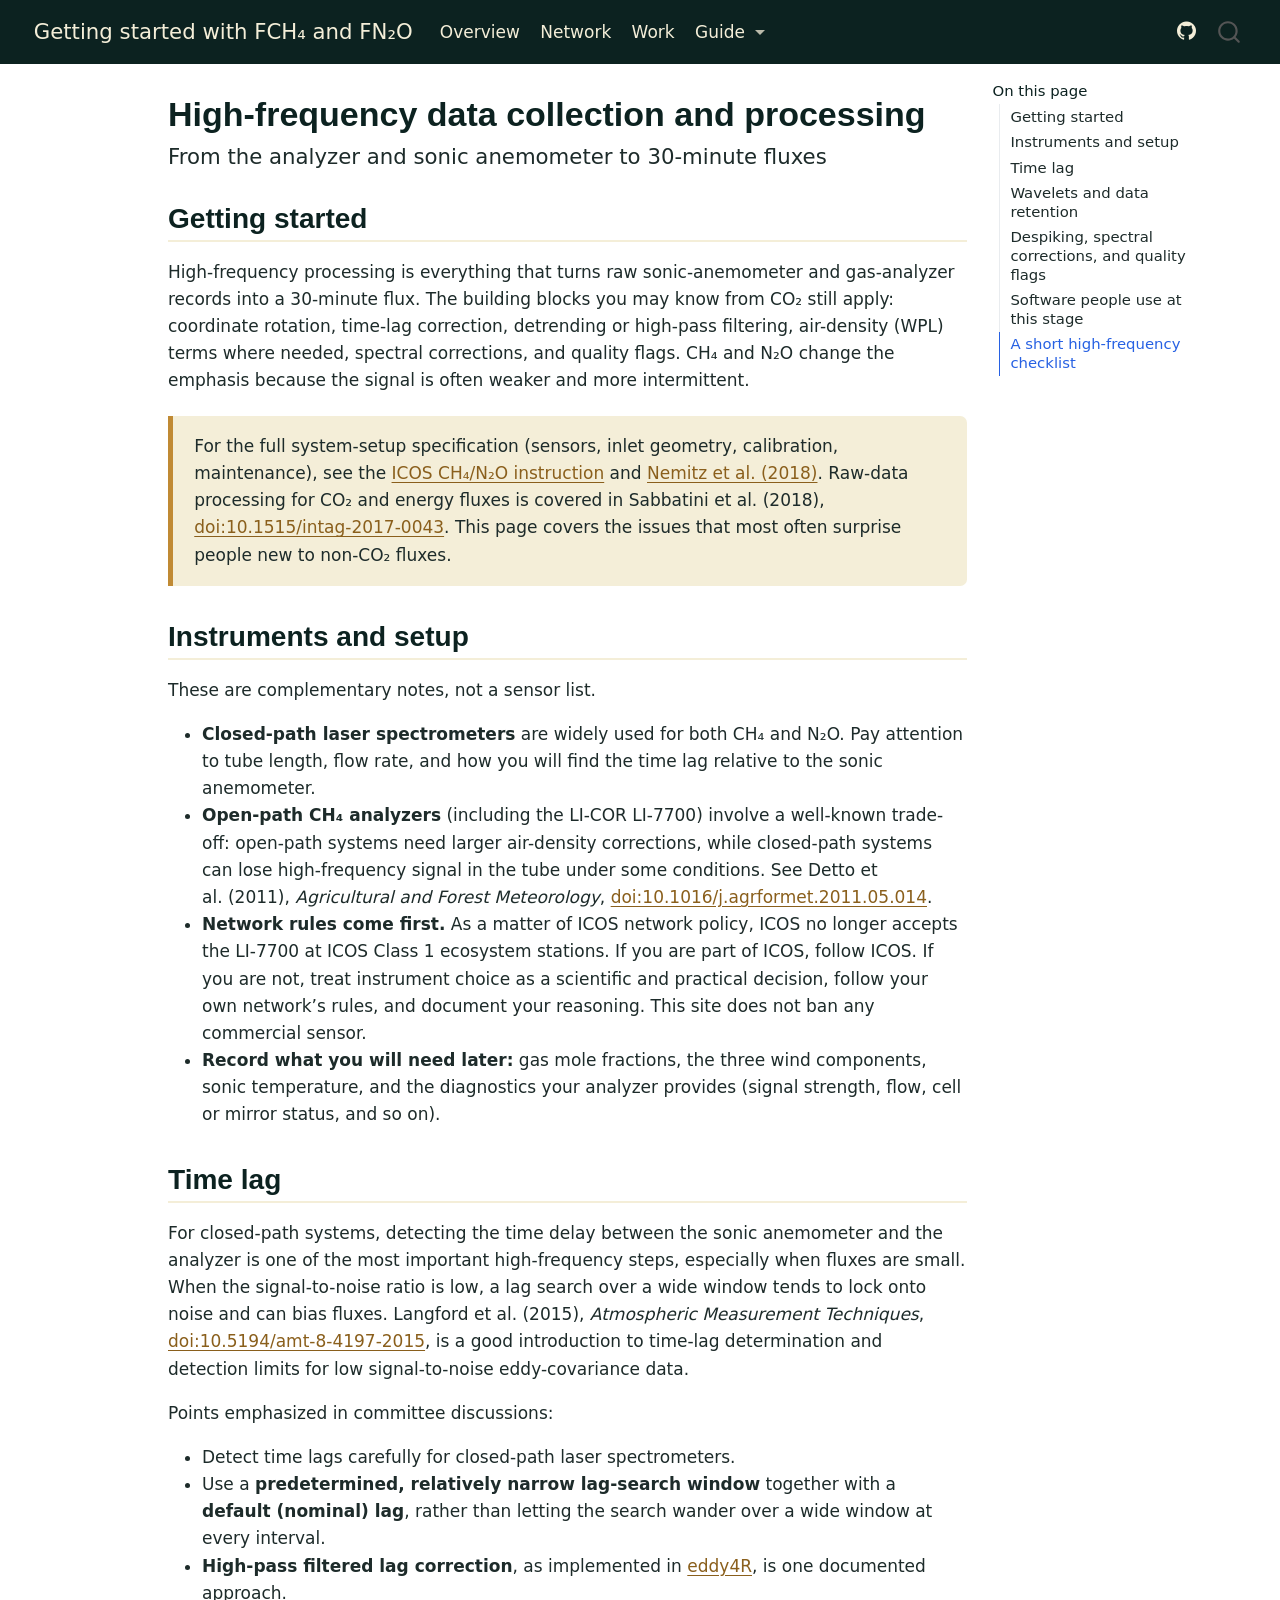
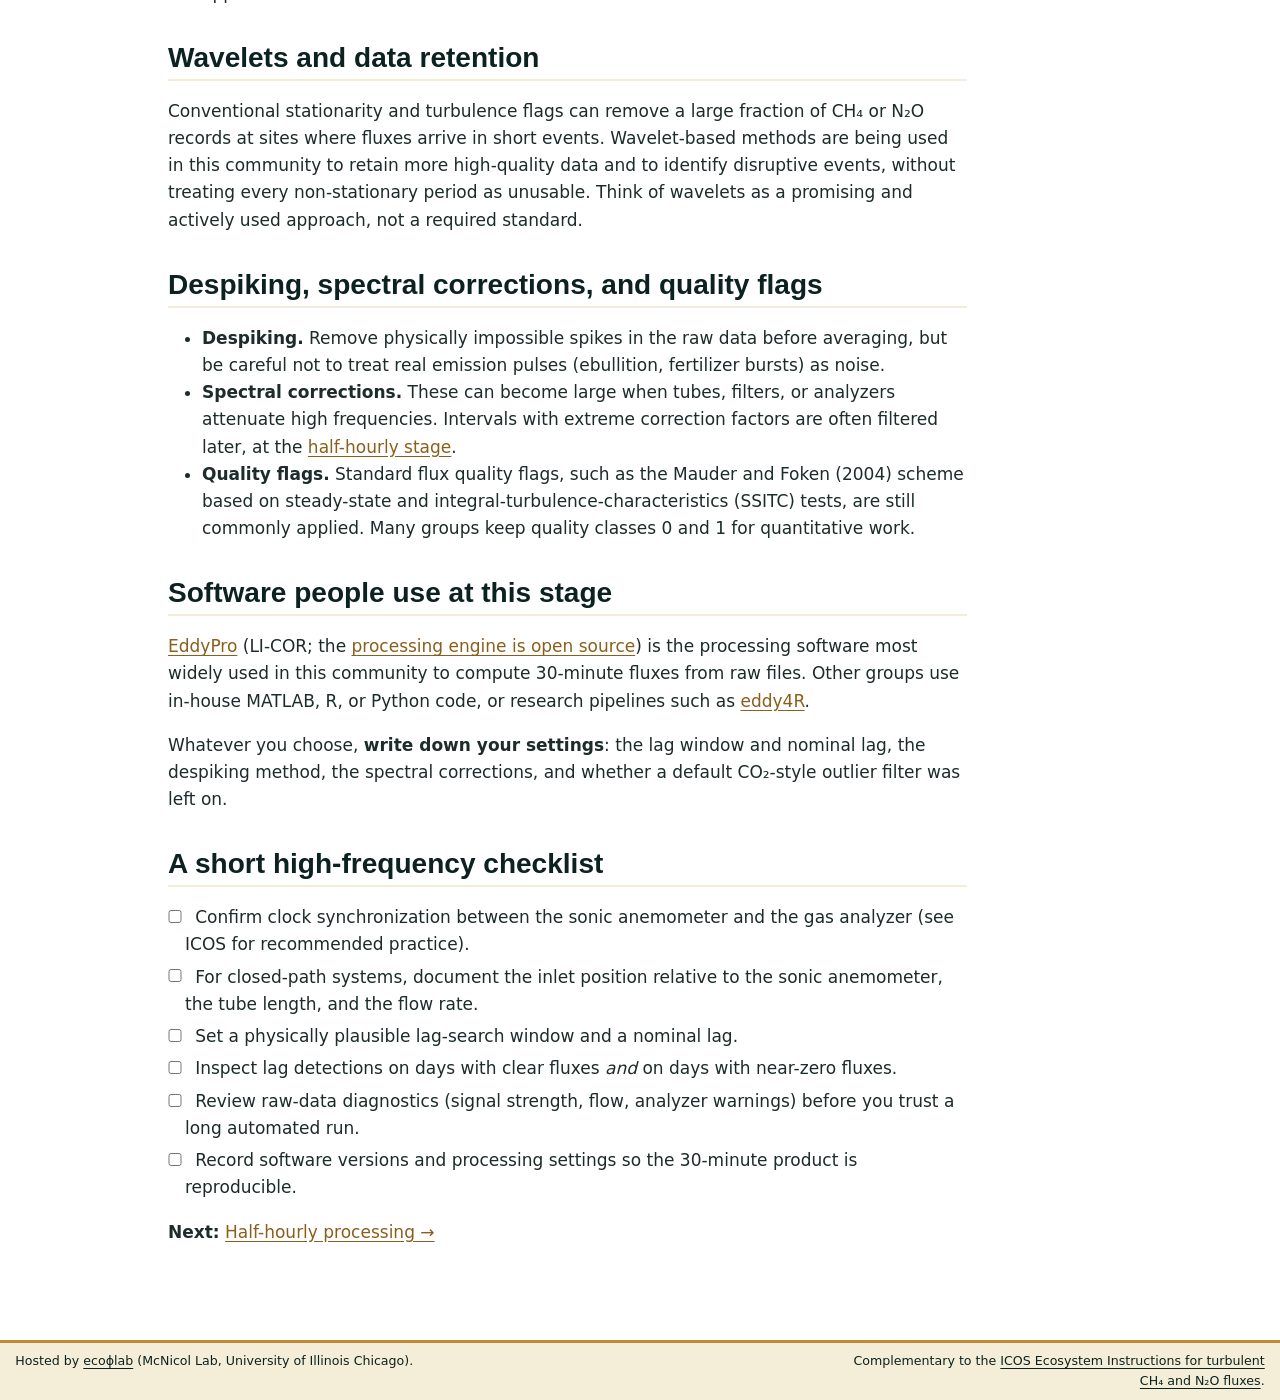
<file: guide/high-frequency.html>
<!DOCTYPE html>
<html xmlns="http://www.w3.org/1999/xhtml" lang="en" xml:lang="en"><head>

<meta charset="utf-8">
<meta name="generator" content="quarto-1.8.25">

<meta name="viewport" content="width=device-width, initial-scale=1.0, user-scalable=yes">


<title>High-frequency data collection and processing – Getting started with FCH₄ and FN₂O</title>
<style>
code{white-space: pre-wrap;}
span.smallcaps{font-variant: small-caps;}
div.columns{display: flex; gap: min(4vw, 1.5em);}
div.column{flex: auto; overflow-x: auto;}
div.hanging-indent{margin-left: 1.5em; text-indent: -1.5em;}
ul.task-list{list-style: none;}
ul.task-list li input[type="checkbox"] {
  width: 0.8em;
  margin: 0 0.8em 0.2em -1em; /* quarto-specific, see https://github.com/quarto-dev/quarto-cli/issues/4556 */ 
  vertical-align: middle;
}
</style>


<script src="../site_libs/quarto-nav/quarto-nav.js"></script>
<script src="../site_libs/quarto-nav/headroom.min.js"></script>
<script src="../site_libs/clipboard/clipboard.min.js"></script>
<script src="../site_libs/quarto-search/autocomplete.umd.js"></script>
<script src="../site_libs/quarto-search/fuse.min.js"></script>
<script src="../site_libs/quarto-search/quarto-search.js"></script>
<meta name="quarto:offset" content="../">
<script src="../site_libs/quarto-html/quarto.js" type="module"></script>
<script src="../site_libs/quarto-html/tabsets/tabsets.js" type="module"></script>
<script src="../site_libs/quarto-html/axe/axe-check.js" type="module"></script>
<script src="../site_libs/quarto-html/popper.min.js"></script>
<script src="../site_libs/quarto-html/tippy.umd.min.js"></script>
<script src="../site_libs/quarto-html/anchor.min.js"></script>
<link href="../site_libs/quarto-html/tippy.css" rel="stylesheet">
<link href="../site_libs/quarto-html/quarto-syntax-highlighting-7b89279ff1a6dce999919e0e67d4d9ec.css" rel="stylesheet" id="quarto-text-highlighting-styles">
<script src="../site_libs/bootstrap/bootstrap.min.js"></script>
<link href="../site_libs/bootstrap/bootstrap-icons.css" rel="stylesheet">
<link href="../site_libs/bootstrap/bootstrap-6f5346b57d2c53b8e074c0757b8b391c.min.css" rel="stylesheet" append-hash="true" id="quarto-bootstrap" data-mode="light">
<script id="quarto-search-options" type="application/json">{
  "location": "navbar",
  "copy-button": false,
  "collapse-after": 3,
  "panel-placement": "end",
  "type": "overlay",
  "limit": 50,
  "keyboard-shortcut": [
    "f",
    "/",
    "s"
  ],
  "show-item-context": false,
  "language": {
    "search-no-results-text": "No results",
    "search-matching-documents-text": "matching documents",
    "search-copy-link-title": "Copy link to search",
    "search-hide-matches-text": "Hide additional matches",
    "search-more-match-text": "more match in this document",
    "search-more-matches-text": "more matches in this document",
    "search-clear-button-title": "Clear",
    "search-text-placeholder": "",
    "search-detached-cancel-button-title": "Cancel",
    "search-submit-button-title": "Submit",
    "search-label": "Search"
  }
}</script>
<style>html{ scroll-behavior: smooth; }</style>


<link rel="stylesheet" href="../styles.css">
</head>

<body class="nav-fixed quarto-light">

<div id="quarto-search-results"></div>
  <header id="quarto-header" class="headroom fixed-top">
    <nav class="navbar navbar-expand-lg " data-bs-theme="dark">
      <div class="navbar-container container-fluid">
      <div class="navbar-brand-container mx-auto">
    <a href="../index.html" class="navbar-brand navbar-brand-logo">
    </a>
    <a class="navbar-brand" href="../index.html">
    <span class="navbar-title">Getting started with FCH₄ and FN₂O</span>
    </a>
  </div>
            <div id="quarto-search" class="" title="Search"></div>
          <button class="navbar-toggler" type="button" data-bs-toggle="collapse" data-bs-target="#navbarCollapse" aria-controls="navbarCollapse" role="menu" aria-expanded="false" aria-label="Toggle navigation" onclick="if (window.quartoToggleHeadroom) { window.quartoToggleHeadroom(); }">
  <span class="navbar-toggler-icon"></span>
</button>
          <div class="collapse navbar-collapse" id="navbarCollapse">
            <ul class="navbar-nav navbar-nav-scroll me-auto">
  <li class="nav-item">
    <a class="nav-link" href="../index.html"> 
<span class="menu-text">Overview</span></a>
  </li>  
  <li class="nav-item">
    <a class="nav-link" href="../network.html"> 
<span class="menu-text">Network</span></a>
  </li>  
  <li class="nav-item">
    <a class="nav-link" href="../work.html"> 
<span class="menu-text">Work</span></a>
  </li>  
  <li class="nav-item dropdown ">
    <a class="nav-link dropdown-toggle" href="#" id="nav-menu-guide" role="link" data-bs-toggle="dropdown" aria-expanded="false">
 <span class="menu-text">Guide</span>
    </a>
    <ul class="dropdown-menu" aria-labelledby="nav-menu-guide">    
        <li>
    <a class="dropdown-item" href="../guide/index.html">
 <span class="dropdown-text">Guide overview</span></a>
  </li>  
        <li>
    <a class="dropdown-item" href="../guide/high-frequency.html">
 <span class="dropdown-text">High-frequency data collection and processing</span></a>
  </li>  
        <li>
    <a class="dropdown-item" href="../guide/half-hourly.html">
 <span class="dropdown-text">Half-hourly processing (gap-filling and uncertainty)</span></a>
  </li>  
        <li>
    <a class="dropdown-item" href="../guide/ancillary.html">
 <span class="dropdown-text">Ancillary variables</span></a>
  </li>  
    </ul>
  </li>
</ul>
            <ul class="navbar-nav navbar-nav-scroll ms-auto">
  <li class="nav-item compact">
    <a class="nav-link" href="https://github.com/McNicol-Lab/fch4-fn2o-guide"> <i class="bi bi-github" role="img" aria-label="Source on GitHub">
</i> 
<span class="menu-text"></span></a>
  </li>  
</ul>
          </div> <!-- /navcollapse -->
            <div class="quarto-navbar-tools">
</div>
      </div> <!-- /container-fluid -->
    </nav>
</header>
<!-- content -->
<div id="quarto-content" class="quarto-container page-columns page-rows-contents page-layout-article page-navbar">
<!-- sidebar -->
<!-- margin-sidebar -->
    <div id="quarto-margin-sidebar" class="sidebar margin-sidebar">
        <nav id="TOC" role="doc-toc" class="toc-active">
    <h2 id="toc-title">On this page</h2>
   
  <ul>
  <li><a href="#getting-started" id="toc-getting-started" class="nav-link active" data-scroll-target="#getting-started">Getting started</a></li>
  <li><a href="#instruments-and-setup" id="toc-instruments-and-setup" class="nav-link" data-scroll-target="#instruments-and-setup">Instruments and setup</a></li>
  <li><a href="#time-lag" id="toc-time-lag" class="nav-link" data-scroll-target="#time-lag">Time lag</a></li>
  <li><a href="#wavelets-and-data-retention" id="toc-wavelets-and-data-retention" class="nav-link" data-scroll-target="#wavelets-and-data-retention">Wavelets and data retention</a></li>
  <li><a href="#despiking-spectral-corrections-and-quality-flags" id="toc-despiking-spectral-corrections-and-quality-flags" class="nav-link" data-scroll-target="#despiking-spectral-corrections-and-quality-flags">Despiking, spectral corrections, and quality flags</a></li>
  <li><a href="#software-people-use-at-this-stage" id="toc-software-people-use-at-this-stage" class="nav-link" data-scroll-target="#software-people-use-at-this-stage">Software people use at this stage</a></li>
  <li><a href="#a-short-high-frequency-checklist" id="toc-a-short-high-frequency-checklist" class="nav-link" data-scroll-target="#a-short-high-frequency-checklist">A short high-frequency checklist</a></li>
  </ul>
</nav>
    </div>
<!-- main -->
<main class="content" id="quarto-document-content">

<header id="title-block-header" class="quarto-title-block default">
<div class="quarto-title">
<h1 class="title">High-frequency data collection and processing</h1>
<p class="subtitle lead">From the analyzer and sonic anemometer to 30-minute fluxes</p>
</div>



<div class="quarto-title-meta">

    
  
    
  </div>
  


</header>


<section id="getting-started" class="level2">
<h2 class="anchored" data-anchor-id="getting-started">Getting started</h2>
<p>High-frequency processing is everything that turns raw sonic-anemometer and gas-analyzer records into a 30-minute flux. The building blocks you may know from CO₂ still apply: coordinate rotation, time-lag correction, detrending or high-pass filtering, air-density (WPL) terms where needed, spectral corrections, and quality flags. CH₄ and N₂O change the emphasis because the signal is often weaker and more intermittent.</p>
<div class="icos-box">
<p>For the full system-setup specification (sensors, inlet geometry, calibration, maintenance), see the <a href="https://www.europe-fluxdata.eu/icos/documents/instructions/eddych4n2o">ICOS CH₄/N₂O instruction</a> and <a href="https://doi.org/10.1515/intag-2017-0042">Nemitz et al.&nbsp;(2018)</a>. Raw-data processing for CO₂ and energy fluxes is covered in Sabbatini et al.&nbsp;(2018), <a href="https://doi.org/10.1515/intag-2017-0043">doi:10.1515/intag-2017-0043</a>. This page covers the issues that most often surprise people new to non-CO₂ fluxes.</p>
</div>
</section>
<section id="instruments-and-setup" class="level2">
<h2 class="anchored" data-anchor-id="instruments-and-setup">Instruments and setup</h2>
<p>These are complementary notes, not a sensor list.</p>
<ul>
<li><strong>Closed-path laser spectrometers</strong> are widely used for both CH₄ and N₂O. Pay attention to tube length, flow rate, and how you will find the time lag relative to the sonic anemometer.</li>
<li><strong>Open-path CH₄ analyzers</strong> (including the LI-COR LI-7700) involve a well-known trade-off: open-path systems need larger air-density corrections, while closed-path systems can lose high-frequency signal in the tube under some conditions. See Detto et al.&nbsp;(2011), <em>Agricultural and Forest Meteorology</em>, <a href="https://doi.org/10.1016/j.agrformet.2011.05.014">doi:10.1016/j.agrformet.2011.05.014</a>.</li>
<li><strong>Network rules come first.</strong> As a matter of ICOS network policy, ICOS no longer accepts the LI-7700 at ICOS Class 1 ecosystem stations. If you are part of ICOS, follow ICOS. If you are not, treat instrument choice as a scientific and practical decision, follow your own network’s rules, and document your reasoning. This site does not ban any commercial sensor.</li>
<li><strong>Record what you will need later:</strong> gas mole fractions, the three wind components, sonic temperature, and the diagnostics your analyzer provides (signal strength, flow, cell or mirror status, and so on).</li>
</ul>
</section>
<section id="time-lag" class="level2">
<h2 class="anchored" data-anchor-id="time-lag">Time lag</h2>
<p>For closed-path systems, detecting the time delay between the sonic anemometer and the analyzer is one of the most important high-frequency steps, especially when fluxes are small. When the signal-to-noise ratio is low, a lag search over a wide window tends to lock onto noise and can bias fluxes. Langford et al.&nbsp;(2015), <em>Atmospheric Measurement Techniques</em>, <a href="https://doi.org/10.5194/amt-8-4197-2015">doi:10.5194/amt-8-4197-2015</a>, is a good introduction to time-lag determination and detection limits for low signal-to-noise eddy-covariance data.</p>
<p>Points emphasized in committee discussions:</p>
<ul>
<li>Detect time lags carefully for closed-path laser spectrometers.</li>
<li>Use a <strong>predetermined, relatively narrow lag-search window</strong> together with a <strong>default (nominal) lag</strong>, rather than letting the search wander over a wide window at every interval.</li>
<li><strong>High-pass filtered lag correction</strong>, as implemented in <a href="https://github.com/NEONScience/eddy4R">eddy4R</a>, is one documented approach.</li>
</ul>
</section>
<section id="wavelets-and-data-retention" class="level2">
<h2 class="anchored" data-anchor-id="wavelets-and-data-retention">Wavelets and data retention</h2>
<p>Conventional stationarity and turbulence flags can remove a large fraction of CH₄ or N₂O records at sites where fluxes arrive in short events. Wavelet-based methods are being used in this community to retain more high-quality data and to identify disruptive events, without treating every non-stationary period as unusable. Think of wavelets as a promising and actively used approach, not a required standard.</p>
</section>
<section id="despiking-spectral-corrections-and-quality-flags" class="level2">
<h2 class="anchored" data-anchor-id="despiking-spectral-corrections-and-quality-flags">Despiking, spectral corrections, and quality flags</h2>
<ul>
<li><strong>Despiking.</strong> Remove physically impossible spikes in the raw data before averaging, but be careful not to treat real emission pulses (ebullition, fertilizer bursts) as noise.</li>
<li><strong>Spectral corrections.</strong> These can become large when tubes, filters, or analyzers attenuate high frequencies. Intervals with extreme correction factors are often filtered later, at the <a href="../guide/half-hourly.html">half-hourly stage</a>.</li>
<li><strong>Quality flags.</strong> Standard flux quality flags, such as the Mauder and Foken (2004) scheme based on steady-state and integral-turbulence-characteristics (SSITC) tests, are still commonly applied. Many groups keep quality classes 0 and 1 for quantitative work.</li>
</ul>
</section>
<section id="software-people-use-at-this-stage" class="level2">
<h2 class="anchored" data-anchor-id="software-people-use-at-this-stage">Software people use at this stage</h2>
<p><a href="https://www.licor.com/products/eddy-covariance/software">EddyPro</a> (LI-COR; the <a href="https://github.com/LI-COR-Environmental/eddypro-engine">processing engine is open source</a>) is the processing software most widely used in this community to compute 30-minute fluxes from raw files. Other groups use in-house MATLAB, R, or Python code, or research pipelines such as <a href="https://github.com/NEONScience/eddy4R">eddy4R</a>.</p>
<p>Whatever you choose, <strong>write down your settings</strong>: the lag window and nominal lag, the despiking method, the spectral corrections, and whether a default CO₂-style outlier filter was left on.</p>
</section>
<section id="a-short-high-frequency-checklist" class="level2">
<h2 class="anchored" data-anchor-id="a-short-high-frequency-checklist">A short high-frequency checklist</h2>
<ul class="task-list">
<li><label><input type="checkbox">Confirm clock synchronization between the sonic anemometer and the gas analyzer (see ICOS for recommended practice).</label></li>
<li><label><input type="checkbox">For closed-path systems, document the inlet position relative to the sonic anemometer, the tube length, and the flow rate.</label></li>
<li><label><input type="checkbox">Set a physically plausible lag-search window and a nominal lag.</label></li>
<li><label><input type="checkbox">Inspect lag detections on days with clear fluxes <em>and</em> on days with near-zero fluxes.</label></li>
<li><label><input type="checkbox">Review raw-data diagnostics (signal strength, flow, analyzer warnings) before you trust a long automated run.</label></li>
<li><label><input type="checkbox">Record software versions and processing settings so the 30-minute product is reproducible.</label></li>
</ul>
<p><strong>Next:</strong> <a href="../guide/half-hourly.html">Half-hourly processing →</a></p>


</section>

</main> <!-- /main -->
<script id="quarto-html-after-body" type="application/javascript">
  window.document.addEventListener("DOMContentLoaded", function (event) {
    const icon = "";
    const anchorJS = new window.AnchorJS();
    anchorJS.options = {
      placement: 'right',
      icon: icon
    };
    anchorJS.add('.anchored');
    const isCodeAnnotation = (el) => {
      for (const clz of el.classList) {
        if (clz.startsWith('code-annotation-')) {                     
          return true;
        }
      }
      return false;
    }
    const onCopySuccess = function(e) {
      // button target
      const button = e.trigger;
      // don't keep focus
      button.blur();
      // flash "checked"
      button.classList.add('code-copy-button-checked');
      var currentTitle = button.getAttribute("title");
      button.setAttribute("title", "Copied!");
      let tooltip;
      if (window.bootstrap) {
        button.setAttribute("data-bs-toggle", "tooltip");
        button.setAttribute("data-bs-placement", "left");
        button.setAttribute("data-bs-title", "Copied!");
        tooltip = new bootstrap.Tooltip(button, 
          { trigger: "manual", 
            customClass: "code-copy-button-tooltip",
            offset: [0, -8]});
        tooltip.show();    
      }
      setTimeout(function() {
        if (tooltip) {
          tooltip.hide();
          button.removeAttribute("data-bs-title");
          button.removeAttribute("data-bs-toggle");
          button.removeAttribute("data-bs-placement");
        }
        button.setAttribute("title", currentTitle);
        button.classList.remove('code-copy-button-checked');
      }, 1000);
      // clear code selection
      e.clearSelection();
    }
    const getTextToCopy = function(trigger) {
      const outerScaffold = trigger.parentElement.cloneNode(true);
      const codeEl = outerScaffold.querySelector('code');
      for (const childEl of codeEl.children) {
        if (isCodeAnnotation(childEl)) {
          childEl.remove();
        }
      }
      return codeEl.innerText;
    }
    const clipboard = new window.ClipboardJS('.code-copy-button:not([data-in-quarto-modal])', {
      text: getTextToCopy
    });
    clipboard.on('success', onCopySuccess);
    if (window.document.getElementById('quarto-embedded-source-code-modal')) {
      const clipboardModal = new window.ClipboardJS('.code-copy-button[data-in-quarto-modal]', {
        text: getTextToCopy,
        container: window.document.getElementById('quarto-embedded-source-code-modal')
      });
      clipboardModal.on('success', onCopySuccess);
    }
      var localhostRegex = new RegExp(/^(?:http|https):\/\/localhost\:?[0-9]*\//);
      var mailtoRegex = new RegExp(/^mailto:/);
        var filterRegex = new RegExp("https:\/\/mcnicol-lab\.github\.io\/fch4-fn2o-guide\/");
      var isInternal = (href) => {
          return filterRegex.test(href) || localhostRegex.test(href) || mailtoRegex.test(href);
      }
      // Inspect non-navigation links and adorn them if external
     var links = window.document.querySelectorAll('a[href]:not(.nav-link):not(.navbar-brand):not(.toc-action):not(.sidebar-link):not(.sidebar-item-toggle):not(.pagination-link):not(.no-external):not([aria-hidden]):not(.dropdown-item):not(.quarto-navigation-tool):not(.about-link)');
      for (var i=0; i<links.length; i++) {
        const link = links[i];
        if (!isInternal(link.href)) {
          // undo the damage that might have been done by quarto-nav.js in the case of
          // links that we want to consider external
          if (link.dataset.originalHref !== undefined) {
            link.href = link.dataset.originalHref;
          }
            // target, if specified
            link.setAttribute("target", "_blank");
            if (link.getAttribute("rel") === null) {
              link.setAttribute("rel", "noopener");
            }
        }
      }
    function tippyHover(el, contentFn, onTriggerFn, onUntriggerFn) {
      const config = {
        allowHTML: true,
        maxWidth: 500,
        delay: 100,
        arrow: false,
        appendTo: function(el) {
            return el.parentElement;
        },
        interactive: true,
        interactiveBorder: 10,
        theme: 'quarto',
        placement: 'bottom-start',
      };
      if (contentFn) {
        config.content = contentFn;
      }
      if (onTriggerFn) {
        config.onTrigger = onTriggerFn;
      }
      if (onUntriggerFn) {
        config.onUntrigger = onUntriggerFn;
      }
      window.tippy(el, config); 
    }
    const noterefs = window.document.querySelectorAll('a[role="doc-noteref"]');
    for (var i=0; i<noterefs.length; i++) {
      const ref = noterefs[i];
      tippyHover(ref, function() {
        // use id or data attribute instead here
        let href = ref.getAttribute('data-footnote-href') || ref.getAttribute('href');
        try { href = new URL(href).hash; } catch {}
        const id = href.replace(/^#\/?/, "");
        const note = window.document.getElementById(id);
        if (note) {
          return note.innerHTML;
        } else {
          return "";
        }
      });
    }
    const xrefs = window.document.querySelectorAll('a.quarto-xref');
    const processXRef = (id, note) => {
      // Strip column container classes
      const stripColumnClz = (el) => {
        el.classList.remove("page-full", "page-columns");
        if (el.children) {
          for (const child of el.children) {
            stripColumnClz(child);
          }
        }
      }
      stripColumnClz(note)
      if (id === null || id.startsWith('sec-')) {
        // Special case sections, only their first couple elements
        const container = document.createElement("div");
        if (note.children && note.children.length > 2) {
          container.appendChild(note.children[0].cloneNode(true));
          for (let i = 1; i < note.children.length; i++) {
            const child = note.children[i];
            if (child.tagName === "P" && child.innerText === "") {
              continue;
            } else {
              container.appendChild(child.cloneNode(true));
              break;
            }
          }
          if (window.Quarto?.typesetMath) {
            window.Quarto.typesetMath(container);
          }
          return container.innerHTML
        } else {
          if (window.Quarto?.typesetMath) {
            window.Quarto.typesetMath(note);
          }
          return note.innerHTML;
        }
      } else {
        // Remove any anchor links if they are present
        const anchorLink = note.querySelector('a.anchorjs-link');
        if (anchorLink) {
          anchorLink.remove();
        }
        if (window.Quarto?.typesetMath) {
          window.Quarto.typesetMath(note);
        }
        if (note.classList.contains("callout")) {
          return note.outerHTML;
        } else {
          return note.innerHTML;
        }
      }
    }
    for (var i=0; i<xrefs.length; i++) {
      const xref = xrefs[i];
      tippyHover(xref, undefined, function(instance) {
        instance.disable();
        let url = xref.getAttribute('href');
        let hash = undefined; 
        if (url.startsWith('#')) {
          hash = url;
        } else {
          try { hash = new URL(url).hash; } catch {}
        }
        if (hash) {
          const id = hash.replace(/^#\/?/, "");
          const note = window.document.getElementById(id);
          if (note !== null) {
            try {
              const html = processXRef(id, note.cloneNode(true));
              instance.setContent(html);
            } finally {
              instance.enable();
              instance.show();
            }
          } else {
            // See if we can fetch this
            fetch(url.split('#')[0])
            .then(res => res.text())
            .then(html => {
              const parser = new DOMParser();
              const htmlDoc = parser.parseFromString(html, "text/html");
              const note = htmlDoc.getElementById(id);
              if (note !== null) {
                const html = processXRef(id, note);
                instance.setContent(html);
              } 
            }).finally(() => {
              instance.enable();
              instance.show();
            });
          }
        } else {
          // See if we can fetch a full url (with no hash to target)
          // This is a special case and we should probably do some content thinning / targeting
          fetch(url)
          .then(res => res.text())
          .then(html => {
            const parser = new DOMParser();
            const htmlDoc = parser.parseFromString(html, "text/html");
            const note = htmlDoc.querySelector('main.content');
            if (note !== null) {
              // This should only happen for chapter cross references
              // (since there is no id in the URL)
              // remove the first header
              if (note.children.length > 0 && note.children[0].tagName === "HEADER") {
                note.children[0].remove();
              }
              const html = processXRef(null, note);
              instance.setContent(html);
            } 
          }).finally(() => {
            instance.enable();
            instance.show();
          });
        }
      }, function(instance) {
      });
    }
        let selectedAnnoteEl;
        const selectorForAnnotation = ( cell, annotation) => {
          let cellAttr = 'data-code-cell="' + cell + '"';
          let lineAttr = 'data-code-annotation="' +  annotation + '"';
          const selector = 'span[' + cellAttr + '][' + lineAttr + ']';
          return selector;
        }
        const selectCodeLines = (annoteEl) => {
          const doc = window.document;
          const targetCell = annoteEl.getAttribute("data-target-cell");
          const targetAnnotation = annoteEl.getAttribute("data-target-annotation");
          const annoteSpan = window.document.querySelector(selectorForAnnotation(targetCell, targetAnnotation));
          const lines = annoteSpan.getAttribute("data-code-lines").split(",");
          const lineIds = lines.map((line) => {
            return targetCell + "-" + line;
          })
          let top = null;
          let height = null;
          let parent = null;
          if (lineIds.length > 0) {
              //compute the position of the single el (top and bottom and make a div)
              const el = window.document.getElementById(lineIds[0]);
              top = el.offsetTop;
              height = el.offsetHeight;
              parent = el.parentElement.parentElement;
            if (lineIds.length > 1) {
              const lastEl = window.document.getElementById(lineIds[lineIds.length - 1]);
              const bottom = lastEl.offsetTop + lastEl.offsetHeight;
              height = bottom - top;
            }
            if (top !== null && height !== null && parent !== null) {
              // cook up a div (if necessary) and position it 
              let div = window.document.getElementById("code-annotation-line-highlight");
              if (div === null) {
                div = window.document.createElement("div");
                div.setAttribute("id", "code-annotation-line-highlight");
                div.style.position = 'absolute';
                parent.appendChild(div);
              }
              div.style.top = top - 2 + "px";
              div.style.height = height + 4 + "px";
              div.style.left = 0;
              let gutterDiv = window.document.getElementById("code-annotation-line-highlight-gutter");
              if (gutterDiv === null) {
                gutterDiv = window.document.createElement("div");
                gutterDiv.setAttribute("id", "code-annotation-line-highlight-gutter");
                gutterDiv.style.position = 'absolute';
                const codeCell = window.document.getElementById(targetCell);
                const gutter = codeCell.querySelector('.code-annotation-gutter');
                gutter.appendChild(gutterDiv);
              }
              gutterDiv.style.top = top - 2 + "px";
              gutterDiv.style.height = height + 4 + "px";
            }
            selectedAnnoteEl = annoteEl;
          }
        };
        const unselectCodeLines = () => {
          const elementsIds = ["code-annotation-line-highlight", "code-annotation-line-highlight-gutter"];
          elementsIds.forEach((elId) => {
            const div = window.document.getElementById(elId);
            if (div) {
              div.remove();
            }
          });
          selectedAnnoteEl = undefined;
        };
          // Handle positioning of the toggle
      window.addEventListener(
        "resize",
        throttle(() => {
          elRect = undefined;
          if (selectedAnnoteEl) {
            selectCodeLines(selectedAnnoteEl);
          }
        }, 10)
      );
      function throttle(fn, ms) {
      let throttle = false;
      let timer;
        return (...args) => {
          if(!throttle) { // first call gets through
              fn.apply(this, args);
              throttle = true;
          } else { // all the others get throttled
              if(timer) clearTimeout(timer); // cancel #2
              timer = setTimeout(() => {
                fn.apply(this, args);
                timer = throttle = false;
              }, ms);
          }
        };
      }
        // Attach click handler to the DT
        const annoteDls = window.document.querySelectorAll('dt[data-target-cell]');
        for (const annoteDlNode of annoteDls) {
          annoteDlNode.addEventListener('click', (event) => {
            const clickedEl = event.target;
            if (clickedEl !== selectedAnnoteEl) {
              unselectCodeLines();
              const activeEl = window.document.querySelector('dt[data-target-cell].code-annotation-active');
              if (activeEl) {
                activeEl.classList.remove('code-annotation-active');
              }
              selectCodeLines(clickedEl);
              clickedEl.classList.add('code-annotation-active');
            } else {
              // Unselect the line
              unselectCodeLines();
              clickedEl.classList.remove('code-annotation-active');
            }
          });
        }
    const findCites = (el) => {
      const parentEl = el.parentElement;
      if (parentEl) {
        const cites = parentEl.dataset.cites;
        if (cites) {
          return {
            el,
            cites: cites.split(' ')
          };
        } else {
          return findCites(el.parentElement)
        }
      } else {
        return undefined;
      }
    };
    var bibliorefs = window.document.querySelectorAll('a[role="doc-biblioref"]');
    for (var i=0; i<bibliorefs.length; i++) {
      const ref = bibliorefs[i];
      const citeInfo = findCites(ref);
      if (citeInfo) {
        tippyHover(citeInfo.el, function() {
          var popup = window.document.createElement('div');
          citeInfo.cites.forEach(function(cite) {
            var citeDiv = window.document.createElement('div');
            citeDiv.classList.add('hanging-indent');
            citeDiv.classList.add('csl-entry');
            var biblioDiv = window.document.getElementById('ref-' + cite);
            if (biblioDiv) {
              citeDiv.innerHTML = biblioDiv.innerHTML;
            }
            popup.appendChild(citeDiv);
          });
          return popup.innerHTML;
        });
      }
    }
  });
  </script>
</div> <!-- /content -->
<footer class="footer">
  <div class="nav-footer">
    <div class="nav-footer-left">
<p>Hosted by <a href="https://mcnicol-lab.github.io/ecophilab/">ecoϕlab</a> (McNicol Lab, University of Illinois Chicago).</p>
</div>   
    <div class="nav-footer-center">
      &nbsp;
    </div>
    <div class="nav-footer-right">
<p>Complementary to the <a href="https://www.europe-fluxdata.eu/icos/documents/instructions/eddych4n2o">ICOS Ecosystem Instructions for turbulent CH₄ and N₂O fluxes</a>.</p>
</div>
  </div>
</footer>




<script src="../site_libs/quarto-html/zenscroll-min.js"></script>
</body></html>
</file>
<file: site_libs/quarto-html/tippy.css>
.tippy-box[data-animation=fade][data-state=hidden]{opacity:0}[data-tippy-root]{max-width:calc(100vw - 10px)}.tippy-box{position:relative;background-color:#333;color:#fff;border-radius:4px;font-size:14px;line-height:1.4;white-space:normal;outline:0;transition-property:transform,visibility,opacity}.tippy-box[data-placement^=top]>.tippy-arrow{bottom:0}.tippy-box[data-placement^=top]>.tippy-arrow:before{bottom:-7px;left:0;border-width:8px 8px 0;border-top-color:initial;transform-origin:center top}.tippy-box[data-placement^=bottom]>.tippy-arrow{top:0}.tippy-box[data-placement^=bottom]>.tippy-arrow:before{top:-7px;left:0;border-width:0 8px 8px;border-bottom-color:initial;transform-origin:center bottom}.tippy-box[data-placement^=left]>.tippy-arrow{right:0}.tippy-box[data-placement^=left]>.tippy-arrow:before{border-width:8px 0 8px 8px;border-left-color:initial;right:-7px;transform-origin:center left}.tippy-box[data-placement^=right]>.tippy-arrow{left:0}.tippy-box[data-placement^=right]>.tippy-arrow:before{left:-7px;border-width:8px 8px 8px 0;border-right-color:initial;transform-origin:center right}.tippy-box[data-inertia][data-state=visible]{transition-timing-function:cubic-bezier(.54,1.5,.38,1.11)}.tippy-arrow{width:16px;height:16px;color:#333}.tippy-arrow:before{content:"";position:absolute;border-color:transparent;border-style:solid}.tippy-content{position:relative;padding:5px 9px;z-index:1}
</file>
<file: site_libs/quarto-html/quarto-syntax-highlighting-7b89279ff1a6dce999919e0e67d4d9ec.css>
/* quarto syntax highlight colors */
:root {
  --quarto-hl-ot-color: #003B4F;
  --quarto-hl-at-color: #657422;
  --quarto-hl-ss-color: #20794D;
  --quarto-hl-an-color: #5E5E5E;
  --quarto-hl-fu-color: #4758AB;
  --quarto-hl-st-color: #20794D;
  --quarto-hl-cf-color: #003B4F;
  --quarto-hl-op-color: #5E5E5E;
  --quarto-hl-er-color: #AD0000;
  --quarto-hl-bn-color: #AD0000;
  --quarto-hl-al-color: #AD0000;
  --quarto-hl-va-color: #111111;
  --quarto-hl-bu-color: inherit;
  --quarto-hl-ex-color: inherit;
  --quarto-hl-pp-color: #AD0000;
  --quarto-hl-in-color: #5E5E5E;
  --quarto-hl-vs-color: #20794D;
  --quarto-hl-wa-color: #5E5E5E;
  --quarto-hl-do-color: #5E5E5E;
  --quarto-hl-im-color: #00769E;
  --quarto-hl-ch-color: #20794D;
  --quarto-hl-dt-color: #AD0000;
  --quarto-hl-fl-color: #AD0000;
  --quarto-hl-co-color: #5E5E5E;
  --quarto-hl-cv-color: #5E5E5E;
  --quarto-hl-cn-color: #8f5902;
  --quarto-hl-sc-color: #5E5E5E;
  --quarto-hl-dv-color: #AD0000;
  --quarto-hl-kw-color: #003B4F;
}

/* other quarto variables */
:root {
  --quarto-font-monospace: SFMono-Regular, Menlo, Monaco, Consolas, "Liberation Mono", "Courier New", monospace;
}

/* syntax highlight based on Pandoc's rules */
pre > code.sourceCode > span {
  color: #003B4F;
}

code.sourceCode > span {
  color: #003B4F;
}

div.sourceCode,
div.sourceCode pre.sourceCode {
  color: #003B4F;
}

/* Normal */
code span {
  color: #003B4F;
}

/* Alert */
code span.al {
  color: #AD0000;
  font-style: inherit;
}

/* Annotation */
code span.an {
  color: #5E5E5E;
  font-style: inherit;
}

/* Attribute */
code span.at {
  color: #657422;
  font-style: inherit;
}

/* BaseN */
code span.bn {
  color: #AD0000;
  font-style: inherit;
}

/* BuiltIn */
code span.bu {
  font-style: inherit;
}

/* ControlFlow */
code span.cf {
  color: #003B4F;
  font-weight: bold;
  font-style: inherit;
}

/* Char */
code span.ch {
  color: #20794D;
  font-style: inherit;
}

/* Constant */
code span.cn {
  color: #8f5902;
  font-style: inherit;
}

/* Comment */
code span.co {
  color: #5E5E5E;
  font-style: inherit;
}

/* CommentVar */
code span.cv {
  color: #5E5E5E;
  font-style: italic;
}

/* Documentation */
code span.do {
  color: #5E5E5E;
  font-style: italic;
}

/* DataType */
code span.dt {
  color: #AD0000;
  font-style: inherit;
}

/* DecVal */
code span.dv {
  color: #AD0000;
  font-style: inherit;
}

/* Error */
code span.er {
  color: #AD0000;
  font-style: inherit;
}

/* Extension */
code span.ex {
  font-style: inherit;
}

/* Float */
code span.fl {
  color: #AD0000;
  font-style: inherit;
}

/* Function */
code span.fu {
  color: #4758AB;
  font-style: inherit;
}

/* Import */
code span.im {
  color: #00769E;
  font-style: inherit;
}

/* Information */
code span.in {
  color: #5E5E5E;
  font-style: inherit;
}

/* Keyword */
code span.kw {
  color: #003B4F;
  font-weight: bold;
  font-style: inherit;
}

/* Operator */
code span.op {
  color: #5E5E5E;
  font-style: inherit;
}

/* Other */
code span.ot {
  color: #003B4F;
  font-style: inherit;
}

/* Preprocessor */
code span.pp {
  color: #AD0000;
  font-style: inherit;
}

/* SpecialChar */
code span.sc {
  color: #5E5E5E;
  font-style: inherit;
}

/* SpecialString */
code span.ss {
  color: #20794D;
  font-style: inherit;
}

/* String */
code span.st {
  color: #20794D;
  font-style: inherit;
}

/* Variable */
code span.va {
  color: #111111;
  font-style: inherit;
}

/* VerbatimString */
code span.vs {
  color: #20794D;
  font-style: inherit;
}

/* Warning */
code span.wa {
  color: #5E5E5E;
  font-style: italic;
}

.prevent-inlining {
  content: "</";
}

/*# sourceMappingURL=3944bc705cfaf4c80e56f77c5205168a.css.map */
</file>
<file: styles.css>
/* Brand palette shared with the ecoϕlab site */
:root {
  --brand-dark: #0c2220;   /* deep green */
  --brand-gold: #c08a34;   /* golden ochre */
  --brand-cream: #f4eed8;  /* soft cream */
  --bs-primary: #0c2220;
  --bs-secondary: #c08a34;
  --bs-link-color: #8a5f1c;
  --bs-link-hover-color: #0c2220;
}

body {
  font-family: "Calibri", "Segoe UI", system-ui, -apple-system, sans-serif;
  color: #1d2b2a;
  line-height: 1.6;
}

h1, h2, h3, h4, h5, h6, .title {
  font-family: "Trebuchet MS", "Segoe UI", sans-serif;
  color: var(--brand-dark);
}

h2 {
  border-bottom: 2px solid var(--brand-cream);
  padding-bottom: 0.25rem;
  margin-top: 2rem;
}

a { color: #8a5f1c; }
a:hover { color: var(--brand-dark); }

/* Navbar */
.navbar {
  background-color: var(--brand-dark) !important;
}
.navbar .navbar-brand,
.navbar .nav-link,
.navbar .navbar-title,
.navbar .navbar-text,
.navbar .bi {
  color: var(--brand-cream) !important;
}
.navbar .nav-link:hover,
.navbar .nav-link.active {
  color: var(--brand-gold) !important;
}
.navbar .dropdown-menu {
  border-top: 3px solid var(--brand-gold);
}
.navbar .dropdown-item.active,
.navbar .dropdown-item:active {
  background-color: var(--brand-dark);
  color: var(--brand-cream);
}

/* Footer */
.nav-footer {
  background-color: var(--brand-cream);
  color: var(--brand-dark);
  border-top: 3px solid var(--brand-gold);
  font-size: 0.9rem;
}
.nav-footer a { color: var(--brand-dark); text-decoration: underline; }

/* Hero banner on the home page */
.hero {
  background: linear-gradient(135deg, var(--brand-dark) 0%, #1b3b37 100%);
  color: var(--brand-cream);
  border-radius: 0.5rem;
  padding: 1.75rem 1.75rem 1.25rem;
  margin: 0 0 1.75rem;
  border-left: 6px solid var(--brand-gold);
}
.hero p { font-size: 1.1rem; margin-bottom: 0.6rem; }
.hero a { color: var(--brand-gold); }

/* "Start with ICOS" callout */
.icos-box {
  background-color: var(--brand-cream);
  border-left: 5px solid var(--brand-gold);
  border-radius: 0 0.4rem 0.4rem 0;
  padding: 1rem 1.25rem;
  margin: 1.25rem 0 1.75rem;
}
.icos-box p:last-child, .icos-box ul:last-child { margin-bottom: 0; }

/* Card grid for guide areas */
.card-grid {
  display: grid;
  grid-template-columns: repeat(auto-fit, minmax(14rem, 1fr));
  gap: 1rem;
  margin: 1rem 0 1.5rem;
}
.area-card {
  background: #fff;
  border: 1px solid #e3dcc2;
  border-top: 4px solid var(--brand-gold);
  border-radius: 0.4rem;
  padding: 1rem 1.1rem;
}
.area-card h4 { margin-top: 0; font-size: 1.1rem; }
.area-card p { margin-bottom: 0.4rem; font-size: 0.95rem; }

/* Open-question callout */
.open-q {
  background-color: rgba(192, 138, 52, 0.10);
  border: 1px dashed var(--brand-gold);
  border-radius: 0.4rem;
  padding: 0.9rem 1.15rem;
  margin: 1.25rem 0;
}
.open-q strong:first-child { color: #7a521a; }

/* Checklists rendered from task lists */
ul.task-list li, .task-list li { margin-bottom: 0.3rem; }

/* Timeline */
.timeline {
  border-left: 3px solid var(--brand-gold);
  margin: 1rem 0 1.5rem 0.5rem;
  padding-left: 1.25rem;
}
.timeline .tl-item { position: relative; margin-bottom: 1.1rem; }
.timeline .tl-item::before {
  content: "";
  position: absolute;
  left: -1.72rem;
  top: 0.35rem;
  width: 0.85rem;
  height: 0.85rem;
  border-radius: 50%;
  background: var(--brand-dark);
  border: 2px solid var(--brand-cream);
}
.timeline .tl-date {
  font-weight: 700;
  color: var(--brand-dark);
  font-family: "Trebuchet MS", sans-serif;
}

/* Stats on the Network page */
.stat-grid {
  display: grid;
  grid-template-columns: repeat(auto-fit, minmax(7.5rem, 1fr));
  gap: 0.75rem;
  margin: 1rem 0;
}
.stat {
  background: var(--brand-cream);
  border-radius: 0.4rem;
  padding: 0.8rem 1rem;
  text-align: center;
}
.stat .num {
  display: block;
  font-size: 1.8rem;
  font-weight: 700;
  color: var(--brand-dark);
  font-family: "Trebuchet MS", sans-serif;
}
.stat .lbl { font-size: 0.9rem; }

/* Opt-in form */
.optin-form {
  background: #fff;
  border: 1px solid #e3dcc2;
  border-top: 4px solid var(--brand-dark);
  border-radius: 0.4rem;
  padding: 1.25rem;
  max-width: 36rem;
  margin: 1rem 0 1.5rem;
}
.optin-form label { font-weight: 600; }
.optin-form .btn-primary {
  background-color: var(--brand-dark);
  border-color: var(--brand-dark);
}
.optin-form .btn-primary:hover { background-color: #1b3b37; }
.optin-form .btn-gold {
  background-color: var(--brand-gold);
  border-color: var(--brand-gold);
  color: #fff;
}
#optin-message { margin-top: 1rem; }
#optin-message:empty { display: none; }
.optin-msg { border-radius: 0.35rem; padding: 0.8rem 1rem; }
.optin-msg.ok   { background: #e6f0ea; border-left: 4px solid #2f6b4f; }
.optin-msg.info { background: var(--brand-cream); border-left: 4px solid var(--brand-gold); }
.optin-msg.no   { background: #f5f1ea; border-left: 4px solid #8a7d66; }
.name-list { columns: 2; }
.small-note { font-size: 0.9rem; color: #4a5856; }
</file>
